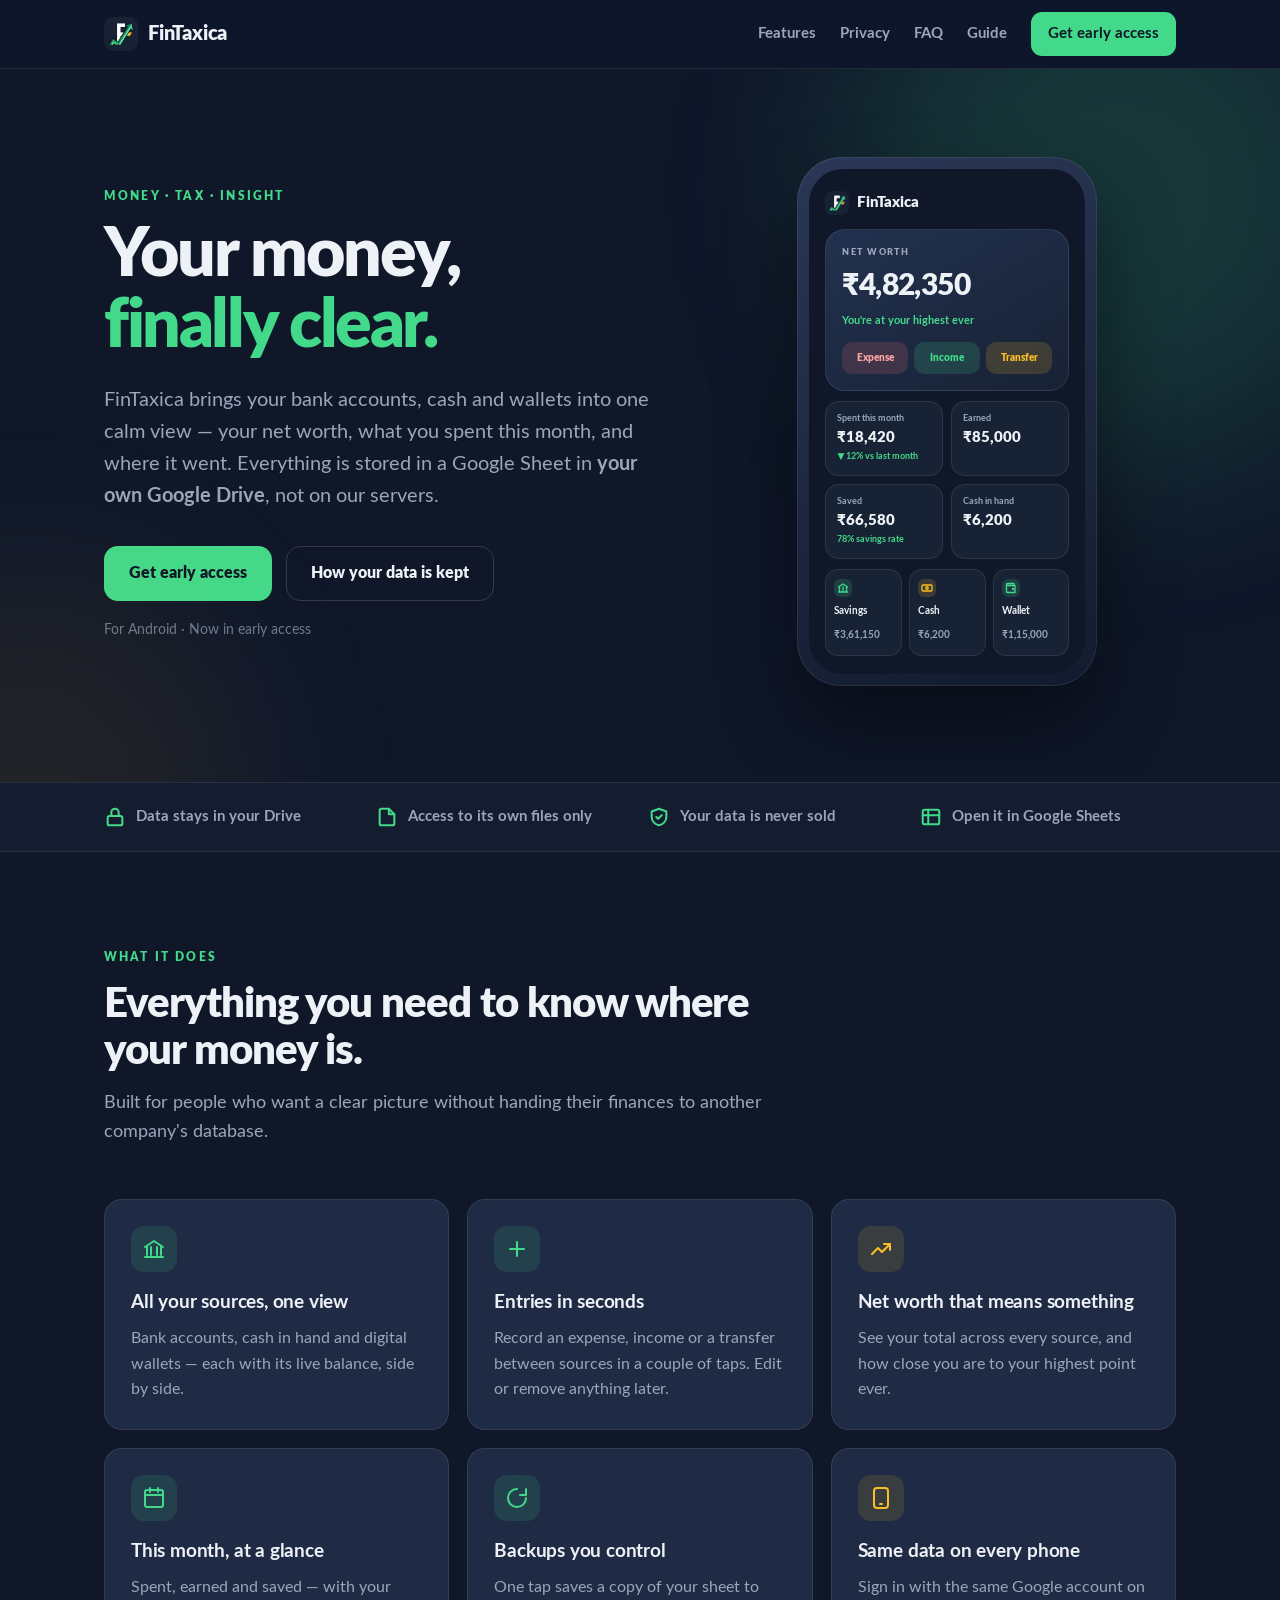
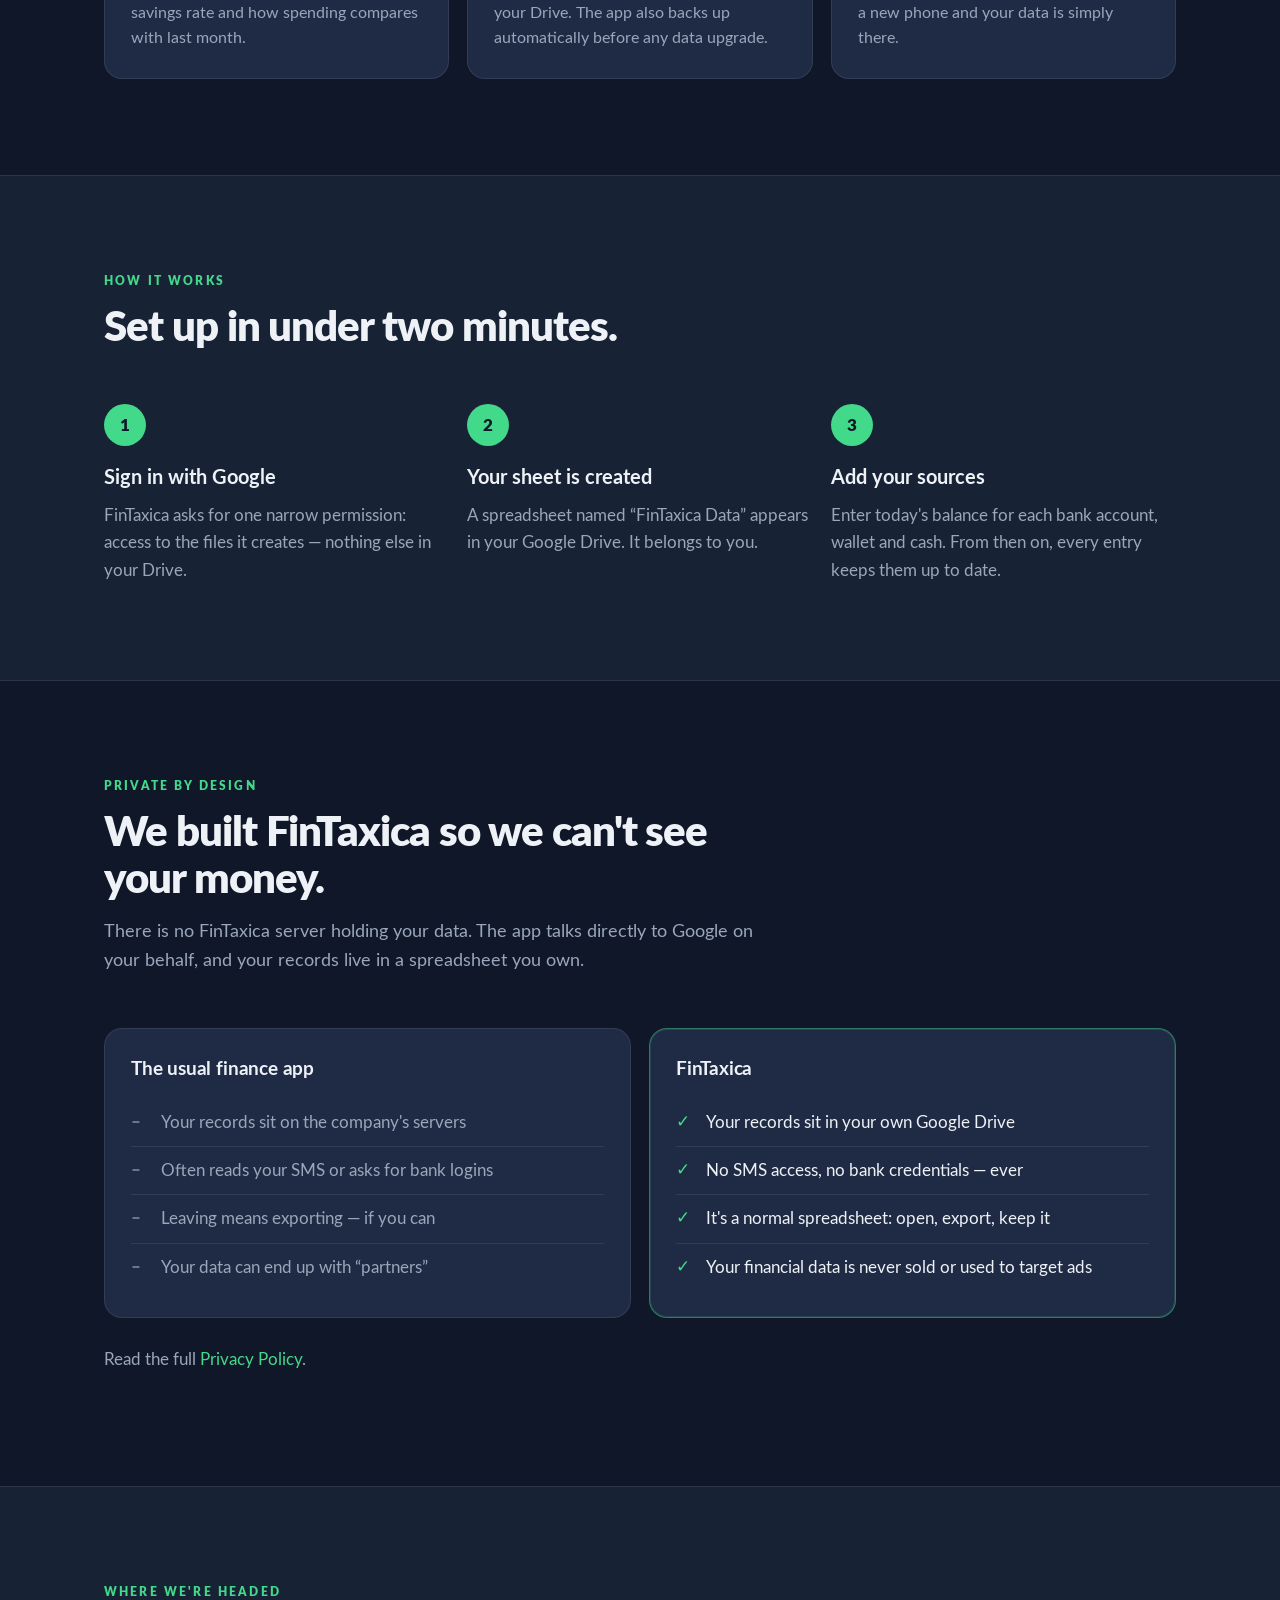
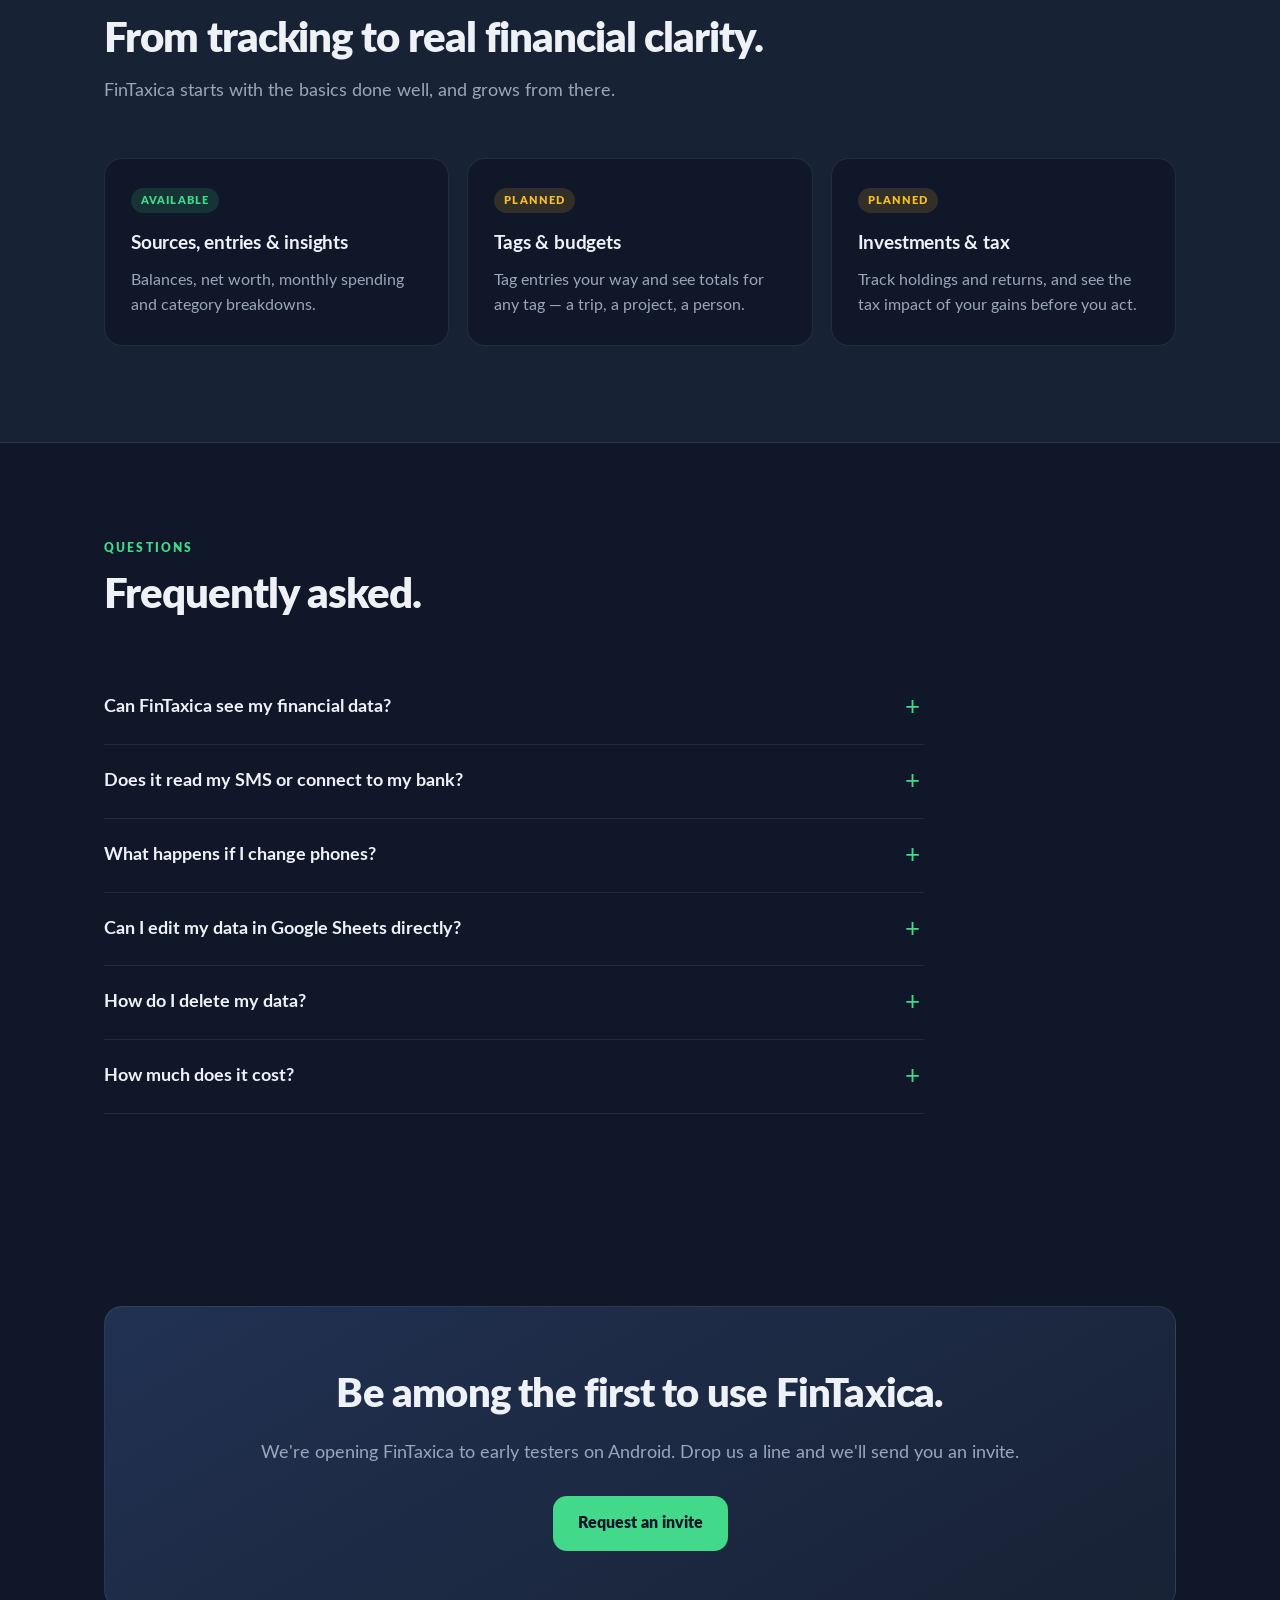
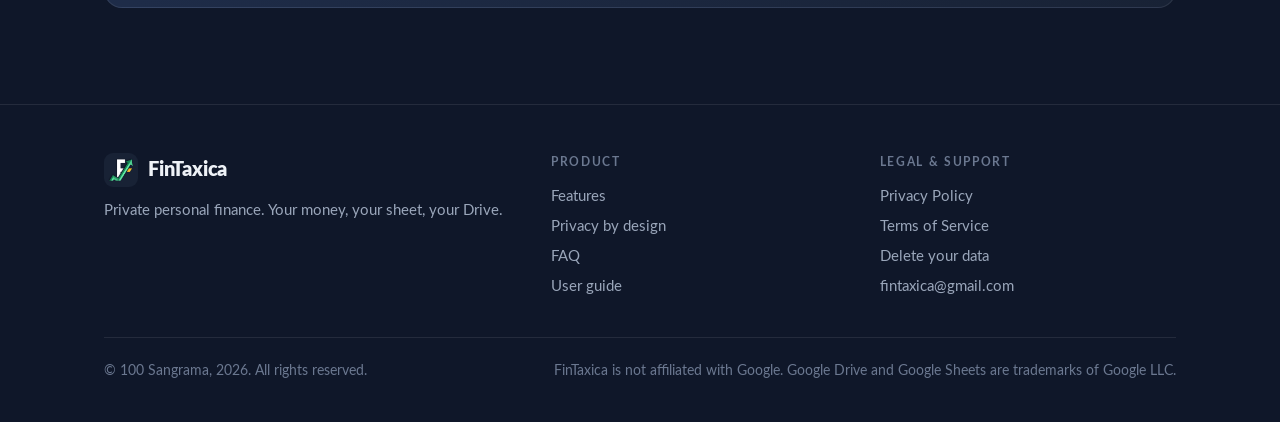
<file: index.html>
<!DOCTYPE html>
<html lang="en">
<head>
<meta charset="utf-8">
<meta name="viewport" content="width=device-width, initial-scale=1">
<title>FinTaxica — Your money, finally clear</title>
<meta name="description" content="FinTaxica is a private personal-finance app for Android. Track bank accounts, cash and wallets in a Google Sheet that lives in your own Google Drive. No servers, and your financial data is never sold.">
<meta name="theme-color" content="#0F1729">
<link rel="icon" type="image/png" href="assets/favicon.png">
<link rel="apple-touch-icon" href="assets/apple-touch-icon.png">
<meta property="og:title" content="FinTaxica — Your money, finally clear">
<meta property="og:description" content="Private personal finance. Your data lives in your own Google Drive — never on our servers.">
<meta property="og:image" content="https://fintaxica.github.io/assets/icon-512.png">
<meta property="og:type" content="website">
<link rel="stylesheet" href="assets/style.css">
</head>
<body>

<header class="site-header">
  <div class="wrap">
    <a class="brand" href="./"><img src="assets/icon-512.png" alt="">FinTaxica</a>
    <nav class="nav" aria-label="Main">
      <a href="#features">Features</a>
      <a href="#privacy">Privacy</a>
      <a href="#faq">FAQ</a>
      <a href="help.html">Guide</a>
      <a class="btn btn-primary btn-sm" href="#early-access">Get early access</a>
    </nav>
  </div>
</header>

<main>
  <section class="hero">
    <div class="wrap">
      <div>
        <p class="eyebrow">Money · Tax · Insight</p>
        <h1>Your money,<br><span class="accent">finally clear.</span></h1>
        <p class="lede">FinTaxica brings your bank accounts, cash and wallets into one calm view
          — your net worth, what you spent this month, and where it went. Everything is stored
          in a Google Sheet in <strong>your own Google Drive</strong>, not on our servers.</p>
        <div class="cta">
          <a class="btn btn-primary" href="#early-access">Get early access</a>
          <a class="btn btn-ghost" href="#privacy">How your data is kept</a>
        </div>
        <p class="note">For Android · Now in early access</p>
      </div>

      <div class="phone" role="img" aria-label="FinTaxica home screen with sample figures">
        <div class="screen">
          <div class="top"><img src="assets/icon-512.png" alt="">FinTaxica</div>
          <div class="hero-card">
            <div class="lbl">NET WORTH</div>
            <div class="big">₹4,82,350</div>
            <div class="sub">You're at your highest ever</div>
            <div class="acts"><span class="a-exp">Expense</span><span class="a-inc">Income</span><span class="a-trf">Transfer</span></div>
          </div>
          <div class="kpis">
            <div class="kpi"><div class="k">Spent this month</div><div class="v">₹18,420</div><div class="d">▼ 12% vs last month</div></div>
            <div class="kpi"><div class="k">Earned</div><div class="v">₹85,000</div></div>
            <div class="kpi"><div class="k">Saved</div><div class="v">₹66,580</div><div class="d">78% savings rate</div></div>
            <div class="kpi"><div class="k">Cash in hand</div><div class="v">₹6,200</div></div>
          </div>
          <div class="tiles">
            <div class="tile"><i style="background:rgba(67,217,138,.16)"><svg width="12" height="12" viewBox="0 0 24 24" fill="none" stroke="#43D98A" stroke-width="2.6" stroke-linecap="round" stroke-linejoin="round"><path d="M3 10l9-6 9 6M5 10v8M12 10v8M19 10v8M3 20h18"/></svg></i><b>Savings</b><small>₹3,61,150</small></div>
            <div class="tile"><i style="background:rgba(251,191,36,.16)"><svg width="12" height="12" viewBox="0 0 24 24" fill="none" stroke="#FBBF24" stroke-width="2.6" stroke-linecap="round" stroke-linejoin="round"><rect x="2" y="6" width="20" height="12" rx="2"/><circle cx="12" cy="12" r="2.5"/></svg></i><b>Cash</b><small>₹6,200</small></div>
            <div class="tile"><i style="background:rgba(67,217,138,.16)"><svg width="12" height="12" viewBox="0 0 24 24" fill="none" stroke="#43D98A" stroke-width="2.6" stroke-linecap="round" stroke-linejoin="round"><path d="M20 7H5a2 2 0 0 1 0-4h13v4M3 5v14a2 2 0 0 0 2 2h15V7"/><circle cx="16" cy="14" r="1"/></svg></i><b>Wallet</b><small>₹1,15,000</small></div>
          </div>
        </div>
      </div>
    </div>
  </section>

  <div class="trust">
    <div class="wrap">
      <ul>
        <li><svg width="22" height="22" viewBox="0 0 24 24" fill="none" stroke="currentColor" stroke-width="2.2" stroke-linecap="round" stroke-linejoin="round"><rect x="4" y="11" width="16" height="10" rx="2"/><path d="M8 11V7a4 4 0 0 1 8 0v4"/></svg>Data stays in your Drive</li>
        <li><svg width="22" height="22" viewBox="0 0 24 24" fill="none" stroke="currentColor" stroke-width="2.2" stroke-linecap="round" stroke-linejoin="round"><path d="M14 3H6a2 2 0 0 0-2 2v14a2 2 0 0 0 2 2h12a2 2 0 0 0 2-2V9z"/><path d="M14 3v6h6"/></svg>Access to its own files only</li>
        <li><svg width="22" height="22" viewBox="0 0 24 24" fill="none" stroke="currentColor" stroke-width="2.2" stroke-linecap="round" stroke-linejoin="round"><path d="M12 3l8 3v6c0 4.5-3.4 8.3-8 9-4.6-.7-8-4.5-8-9V6z"/><path d="M9 12l2 2 4-4"/></svg>Your data is never sold</li>
        <li><svg width="22" height="22" viewBox="0 0 24 24" fill="none" stroke="currentColor" stroke-width="2.2" stroke-linecap="round" stroke-linejoin="round"><rect x="3" y="4" width="18" height="16" rx="2"/><path d="M3 10h18M9 4v16"/></svg>Open it in Google Sheets</li>
      </ul>
    </div>
  </div>

  <section id="features">
    <div class="wrap">
      <div class="section-head">
        <p class="eyebrow">What it does</p>
        <h2>Everything you need to know where your money is.</h2>
        <p>Built for people who want a clear picture without handing their finances to another company's database.</p>
      </div>
      <div class="grid">
        <div class="card">
          <div class="ico"><svg width="24" height="24" viewBox="0 0 24 24" fill="none" stroke="currentColor" stroke-width="2" stroke-linecap="round" stroke-linejoin="round"><path d="M3 10l9-6 9 6"/><path d="M5 10v8M9 10v8M15 10v8M19 10v8M3 20h18"/></svg></div>
          <h3>All your sources, one view</h3>
          <p>Bank accounts, cash in hand and digital wallets — each with its live balance, side by side.</p>
        </div>
        <div class="card">
          <div class="ico"><svg width="24" height="24" viewBox="0 0 24 24" fill="none" stroke="currentColor" stroke-width="2" stroke-linecap="round" stroke-linejoin="round"><path d="M12 5v14M5 12h14"/></svg></div>
          <h3>Entries in seconds</h3>
          <p>Record an expense, income or a transfer between sources in a couple of taps. Edit or remove anything later.</p>
        </div>
        <div class="card">
          <div class="ico gold"><svg width="24" height="24" viewBox="0 0 24 24" fill="none" stroke="currentColor" stroke-width="2" stroke-linecap="round" stroke-linejoin="round"><path d="M3 17l6-6 4 4 8-8"/><path d="M15 7h6v6"/></svg></div>
          <h3>Net worth that means something</h3>
          <p>See your total across every source, and how close you are to your highest point ever.</p>
        </div>
        <div class="card">
          <div class="ico"><svg width="24" height="24" viewBox="0 0 24 24" fill="none" stroke="currentColor" stroke-width="2" stroke-linecap="round" stroke-linejoin="round"><rect x="3" y="4" width="18" height="17" rx="2"/><path d="M3 9h18M8 2v4M16 2v4"/></svg></div>
          <h3>This month, at a glance</h3>
          <p>Spent, earned and saved — with your savings rate and how spending compares with last month.</p>
        </div>
        <div class="card">
          <div class="ico"><svg width="24" height="24" viewBox="0 0 24 24" fill="none" stroke="currentColor" stroke-width="2" stroke-linecap="round" stroke-linejoin="round"><path d="M21 12a9 9 0 1 1-9-9"/><path d="M21 3v6h-6"/></svg></div>
          <h3>Backups you control</h3>
          <p>One tap saves a copy of your sheet to your Drive. The app also backs up automatically before any data upgrade.</p>
        </div>
        <div class="card">
          <div class="ico gold"><svg width="24" height="24" viewBox="0 0 24 24" fill="none" stroke="currentColor" stroke-width="2" stroke-linecap="round" stroke-linejoin="round"><rect x="5" y="2" width="14" height="20" rx="3"/><path d="M11 18h2"/></svg></div>
          <h3>Same data on every phone</h3>
          <p>Sign in with the same Google account on a new phone and your data is simply there.</p>
        </div>
      </div>
    </div>
  </section>

  <section class="section-alt">
    <div class="wrap">
      <div class="section-head">
        <p class="eyebrow">How it works</p>
        <h2>Set up in under two minutes.</h2>
      </div>
      <div class="steps">
        <div class="step"><h3>Sign in with Google</h3><p>FinTaxica asks for one narrow permission: access to the files it creates — nothing else in your Drive.</p></div>
        <div class="step"><h3>Your sheet is created</h3><p>A spreadsheet named “FinTaxica Data” appears in your Google Drive. It belongs to you.</p></div>
        <div class="step"><h3>Add your sources</h3><p>Enter today's balance for each bank account, wallet and cash. From then on, every entry keeps them up to date.</p></div>
      </div>
    </div>
  </section>

  <section id="privacy">
    <div class="wrap">
      <div class="section-head">
        <p class="eyebrow">Private by design</p>
        <h2>We built FinTaxica so we can't see your money.</h2>
        <p>There is no FinTaxica server holding your data. The app talks directly to Google on your behalf, and your records live in a spreadsheet you own.</p>
      </div>
      <div class="compare">
        <div class="card them">
          <h3>The usual finance app</h3>
          <ul>
            <li>Your records sit on the company's servers</li>
            <li>Often reads your SMS or asks for bank logins</li>
            <li>Leaving means exporting — if you can</li>
            <li>Your data can end up with “partners”</li>
          </ul>
        </div>
        <div class="card us">
          <h3>FinTaxica</h3>
          <ul>
            <li>Your records sit in your own Google Drive</li>
            <li>No SMS access, no bank credentials — ever</li>
            <li>It's a normal spreadsheet: open, export, keep it</li>
            <li>Your financial data is never sold or used to target ads</li>
          </ul>
        </div>
      </div>
      <p style="margin-top:28px" class="muted">Read the full <a href="privacy.html">Privacy Policy</a>.</p>
    </div>
  </section>

  <section class="section-alt roadmap">
    <div class="wrap">
      <div class="section-head">
        <p class="eyebrow">Where we're headed</p>
        <h2>From tracking to real financial clarity.</h2>
        <p>FinTaxica starts with the basics done well, and grows from there.</p>
      </div>
      <div class="grid">
        <div class="card"><span class="pill live">Available</span><h3>Sources, entries &amp; insights</h3><p>Balances, net worth, monthly spending and category breakdowns.</p></div>
        <div class="card"><span class="pill">Planned</span><h3>Tags &amp; budgets</h3><p>Tag entries your way and see totals for any tag — a trip, a project, a person.</p></div>
        <div class="card"><span class="pill">Planned</span><h3>Investments &amp; tax</h3><p>Track holdings and returns, and see the tax impact of your gains before you act.</p></div>
      </div>
    </div>
  </section>

  <section id="faq">
    <div class="wrap">
      <div class="section-head"><p class="eyebrow">Questions</p><h2>Frequently asked.</h2></div>
      <div class="faq">
        <details><summary>Can FinTaxica see my financial data?</summary>
          <p>No. Your data is written to a spreadsheet in your own Google Drive and is never sent to a FinTaxica server — we don't operate one. The app can access only the files it created itself.</p></details>
        <details><summary>Does it read my SMS or connect to my bank?</summary>
          <p>No. FinTaxica never asks for SMS access or bank credentials. You record entries yourself, which keeps you in full control.</p></details>
        <details><summary>What happens if I change phones?</summary>
          <p>Install FinTaxica on the new phone and sign in with the same Google account. The app finds your existing sheet and everything is there.</p></details>
        <details><summary>Can I edit my data in Google Sheets directly?</summary>
          <p>Yes — it's a regular spreadsheet you can open, view and export at any time. If you edit it by hand, keep the column layout as it is so the app can keep reading it.</p></details>
        <details><summary>How do I delete my data?</summary>
          <p>In the app, go to <strong>More → Delete my data</strong>. Full steps, including how to do it without the app, are on the <a href="delete-data.html">data deletion page</a>.</p></details>
        <details><summary>How much does it cost?</summary>
          <p>FinTaxica is completely free right now, with every feature included. As it grows, we may introduce light, non-intrusive ads and a low-cost ad-free plan. Whatever we add, your financial data stays in your Drive and is never sold or used to target ads.</p></details>
      </div>
    </div>
  </section>

  <section class="cta-band" id="early-access">
    <div class="wrap">
      <div class="card">
        <h2>Be among the first to use FinTaxica.</h2>
        <p>We're opening FinTaxica to early testers on Android. Drop us a line and we'll send you an invite.</p>
        <a class="btn btn-primary" href="mailto:fintaxica@gmail.com?subject=FinTaxica%20early%20access">Request an invite</a>
      </div>
    </div>
  </section>
</main>

<footer class="site-footer">
  <div class="wrap">
    <div>
      <a class="brand" href="./"><img src="assets/icon-512.png" alt="">FinTaxica</a>
      <p class="muted" style="margin:12px 0 0;max-width:30em">Private personal finance. Your money, your sheet, your Drive.</p>
    </div>
    <div>
      <h4>Product</h4>
      <ul><li><a href="#features">Features</a></li><li><a href="#privacy">Privacy by design</a></li><li><a href="#faq">FAQ</a></li><li><a href="help.html">User guide</a></li></ul>
    </div>
    <div>
      <h4>Legal &amp; support</h4>
      <ul><li><a href="privacy.html">Privacy Policy</a></li><li><a href="terms.html">Terms of Service</a></li><li><a href="delete-data.html">Delete your data</a></li><li><a href="mailto:fintaxica@gmail.com">fintaxica@gmail.com</a></li></ul>
    </div>
    <div class="legal"><span>© 100&nbsp;Sangrama, 2026. All rights reserved.</span><span>FinTaxica is not affiliated with Google. Google Drive and Google Sheets are trademarks of Google LLC.</span></div>
  </div>
</footer>
</body>
</html>
</file>
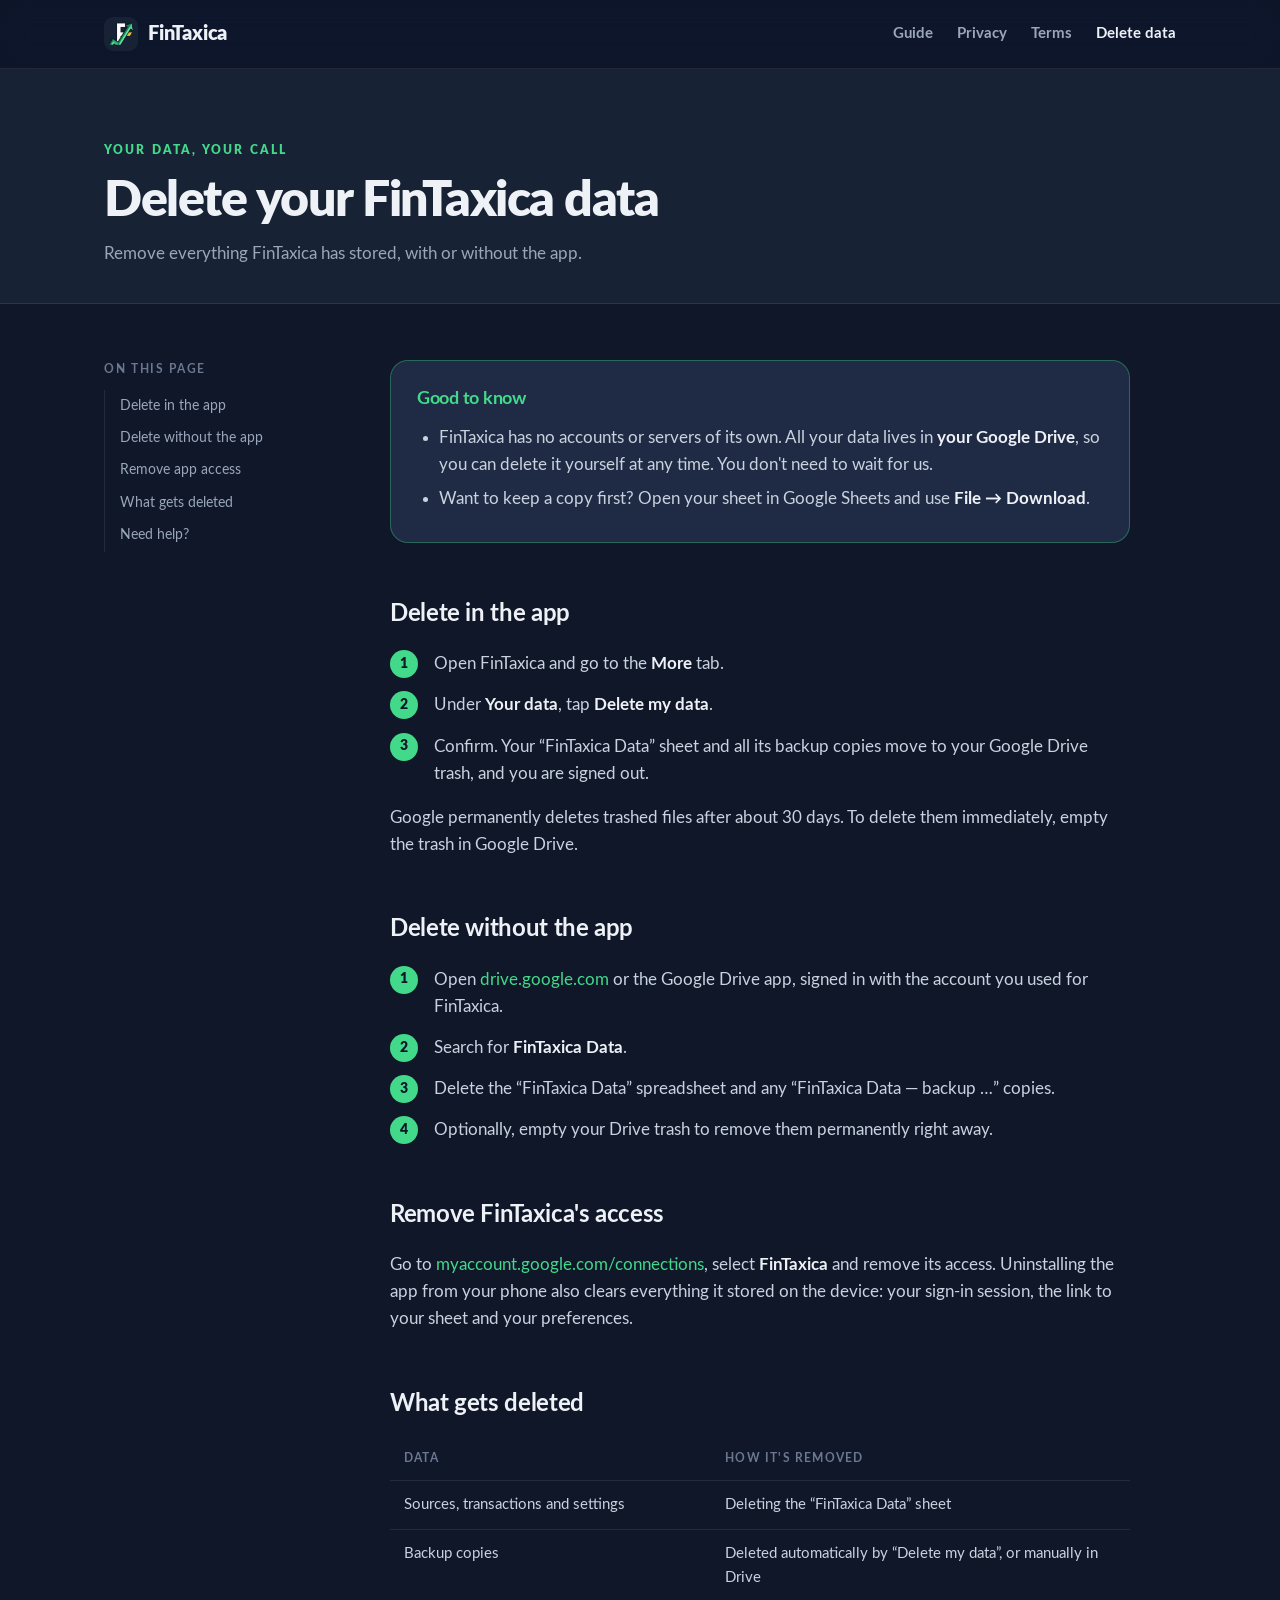
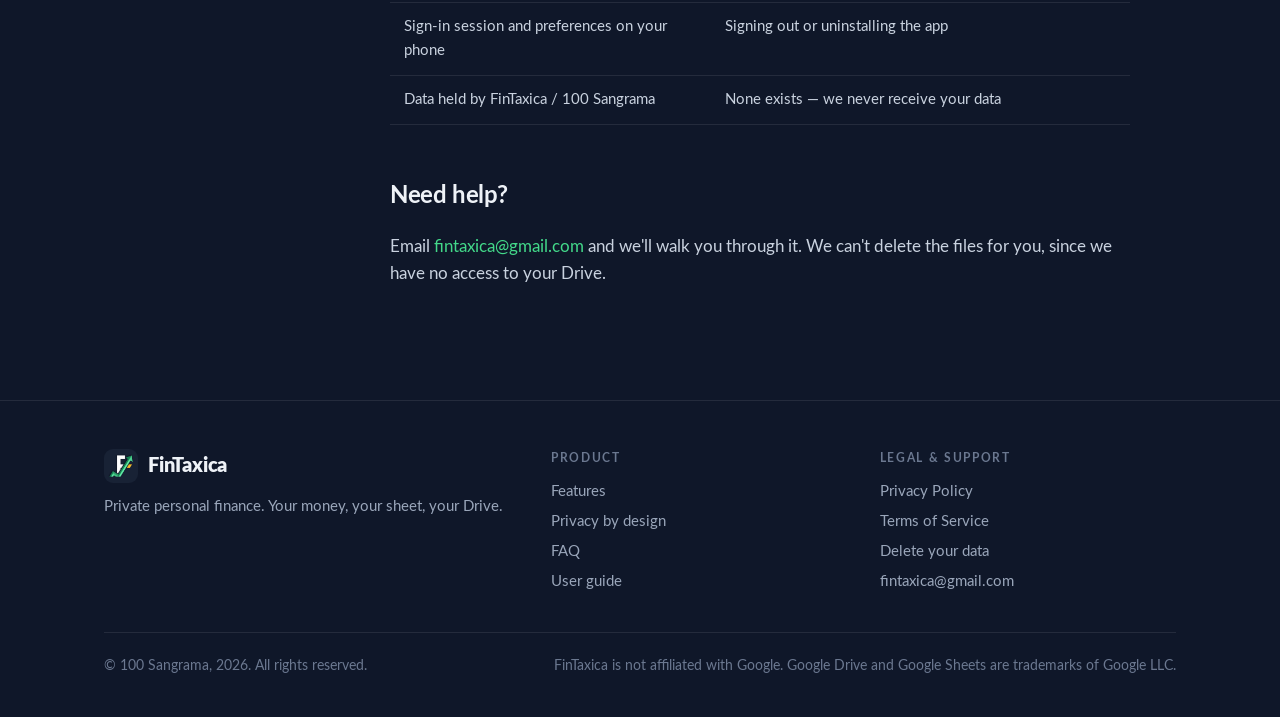
<file: delete-data.html>
<!DOCTYPE html>
<html lang="en">
<head>
<meta charset="utf-8">
<meta name="viewport" content="width=device-width, initial-scale=1">
<title>Delete your data — FinTaxica</title>
<meta name="description" content="How to delete all FinTaxica data from your Google Drive, with or without the app.">
<meta name="theme-color" content="#0F1729">
<link rel="icon" type="image/png" href="assets/favicon.png">
<link rel="apple-touch-icon" href="assets/apple-touch-icon.png">
<link rel="stylesheet" href="assets/style.css">
</head>
<body>

<header class="site-header">
  <div class="wrap">
    <a class="brand" href="./"><img src="assets/icon-512.png" alt="">FinTaxica</a>
    <nav class="nav" aria-label="Main">
      <a href="help.html">Guide</a>
      <a href="privacy.html">Privacy</a>
      <a href="terms.html">Terms</a>
      <a href="delete-data.html" aria-current="page">Delete data</a>
    </nav>
  </div>
</header>

<div class="doc-hero">
  <div class="wrap">
    <p class="eyebrow">Your data, your call</p>
    <h1>Delete your FinTaxica data</h1>
    <p>Remove everything FinTaxica has stored, with or without the app.</p>
  </div>
</div>

<div class="wrap doc">
  <aside class="toc" aria-label="On this page">
    <h4>On this page</h4>
    <ol>
      <li><a href="#in-app">Delete in the app</a></li>
      <li><a href="#without-app">Delete without the app</a></li>
      <li><a href="#revoke">Remove app access</a></li>
      <li><a href="#what">What gets deleted</a></li>
      <li><a href="#help">Need help?</a></li>
    </ol>
  </aside>

  <article class="prose">
    <div class="summary">
      <h2>Good to know</h2>
      <ul>
        <li>FinTaxica has no accounts or servers of its own. All your data lives in <strong>your Google Drive</strong>, so you can delete it yourself at any time. You don't need to wait for us.</li>
        <li>Want to keep a copy first? Open your sheet in Google Sheets and use <strong>File → Download</strong>.</li>
      </ul>
    </div>

    <h2 id="in-app">Delete in the app</h2>
    <ol class="steps-list">
      <li>Open FinTaxica and go to the <strong>More</strong> tab.</li>
      <li>Under <strong>Your data</strong>, tap <strong>Delete my data</strong>.</li>
      <li>Confirm. Your “FinTaxica Data” sheet and all its backup copies move to your Google Drive trash, and you are signed out.</li>
    </ol>
    <p>Google permanently deletes trashed files after about 30 days. To delete them immediately, empty the trash in Google Drive.</p>

    <h2 id="without-app">Delete without the app</h2>
    <ol class="steps-list">
      <li>Open <a href="https://drive.google.com">drive.google.com</a> or the Google Drive app, signed in with the account you used for FinTaxica.</li>
      <li>Search for <strong>FinTaxica Data</strong>.</li>
      <li>Delete the “FinTaxica Data” spreadsheet and any “FinTaxica Data — backup …” copies.</li>
      <li>Optionally, empty your Drive trash to remove them permanently right away.</li>
    </ol>

    <h2 id="revoke">Remove FinTaxica's access</h2>
    <p>Go to <a href="https://myaccount.google.com/connections">myaccount.google.com/connections</a>, select <strong>FinTaxica</strong> and remove its access. Uninstalling the app from your phone also clears everything it stored on the device: your sign-in session, the link to your sheet and your preferences.</p>

    <h2 id="what">What gets deleted</h2>
    <table class="table">
      <thead><tr><th>Data</th><th>How it's removed</th></tr></thead>
      <tbody>
        <tr><td>Sources, transactions and settings</td><td>Deleting the “FinTaxica Data” sheet</td></tr>
        <tr><td>Backup copies</td><td>Deleted automatically by “Delete my data”, or manually in Drive</td></tr>
        <tr><td>Sign-in session and preferences on your phone</td><td>Signing out or uninstalling the app</td></tr>
        <tr><td>Data held by FinTaxica / 100&nbsp;Sangrama</td><td>None exists — we never receive your data</td></tr>
      </tbody>
    </table>

    <h2 id="help">Need help?</h2>
    <p>Email <a href="mailto:fintaxica@gmail.com?subject=Data%20deletion">fintaxica@gmail.com</a> and we'll walk you through it. We can't delete the files for you, since we have no access to your Drive.</p>
  </article>
</div>

<footer class="site-footer">
  <div class="wrap">
    <div>
      <a class="brand" href="./"><img src="assets/icon-512.png" alt="">FinTaxica</a>
      <p class="muted" style="margin:12px 0 0;max-width:30em">Private personal finance. Your money, your sheet, your Drive.</p>
    </div>
    <div>
      <h4>Product</h4>
      <ul><li><a href="./#features">Features</a></li><li><a href="./#privacy">Privacy by design</a></li><li><a href="./#faq">FAQ</a></li><li><a href="help.html">User guide</a></li></ul>
    </div>
    <div>
      <h4>Legal &amp; support</h4>
      <ul><li><a href="privacy.html">Privacy Policy</a></li><li><a href="terms.html">Terms of Service</a></li><li><a href="delete-data.html">Delete your data</a></li><li><a href="mailto:fintaxica@gmail.com">fintaxica@gmail.com</a></li></ul>
    </div>
    <div class="legal"><span>© 100&nbsp;Sangrama, 2026. All rights reserved.</span><span>FinTaxica is not affiliated with Google. Google Drive and Google Sheets are trademarks of Google LLC.</span></div>
  </div>
</footer>
</body>
</html>
</file>
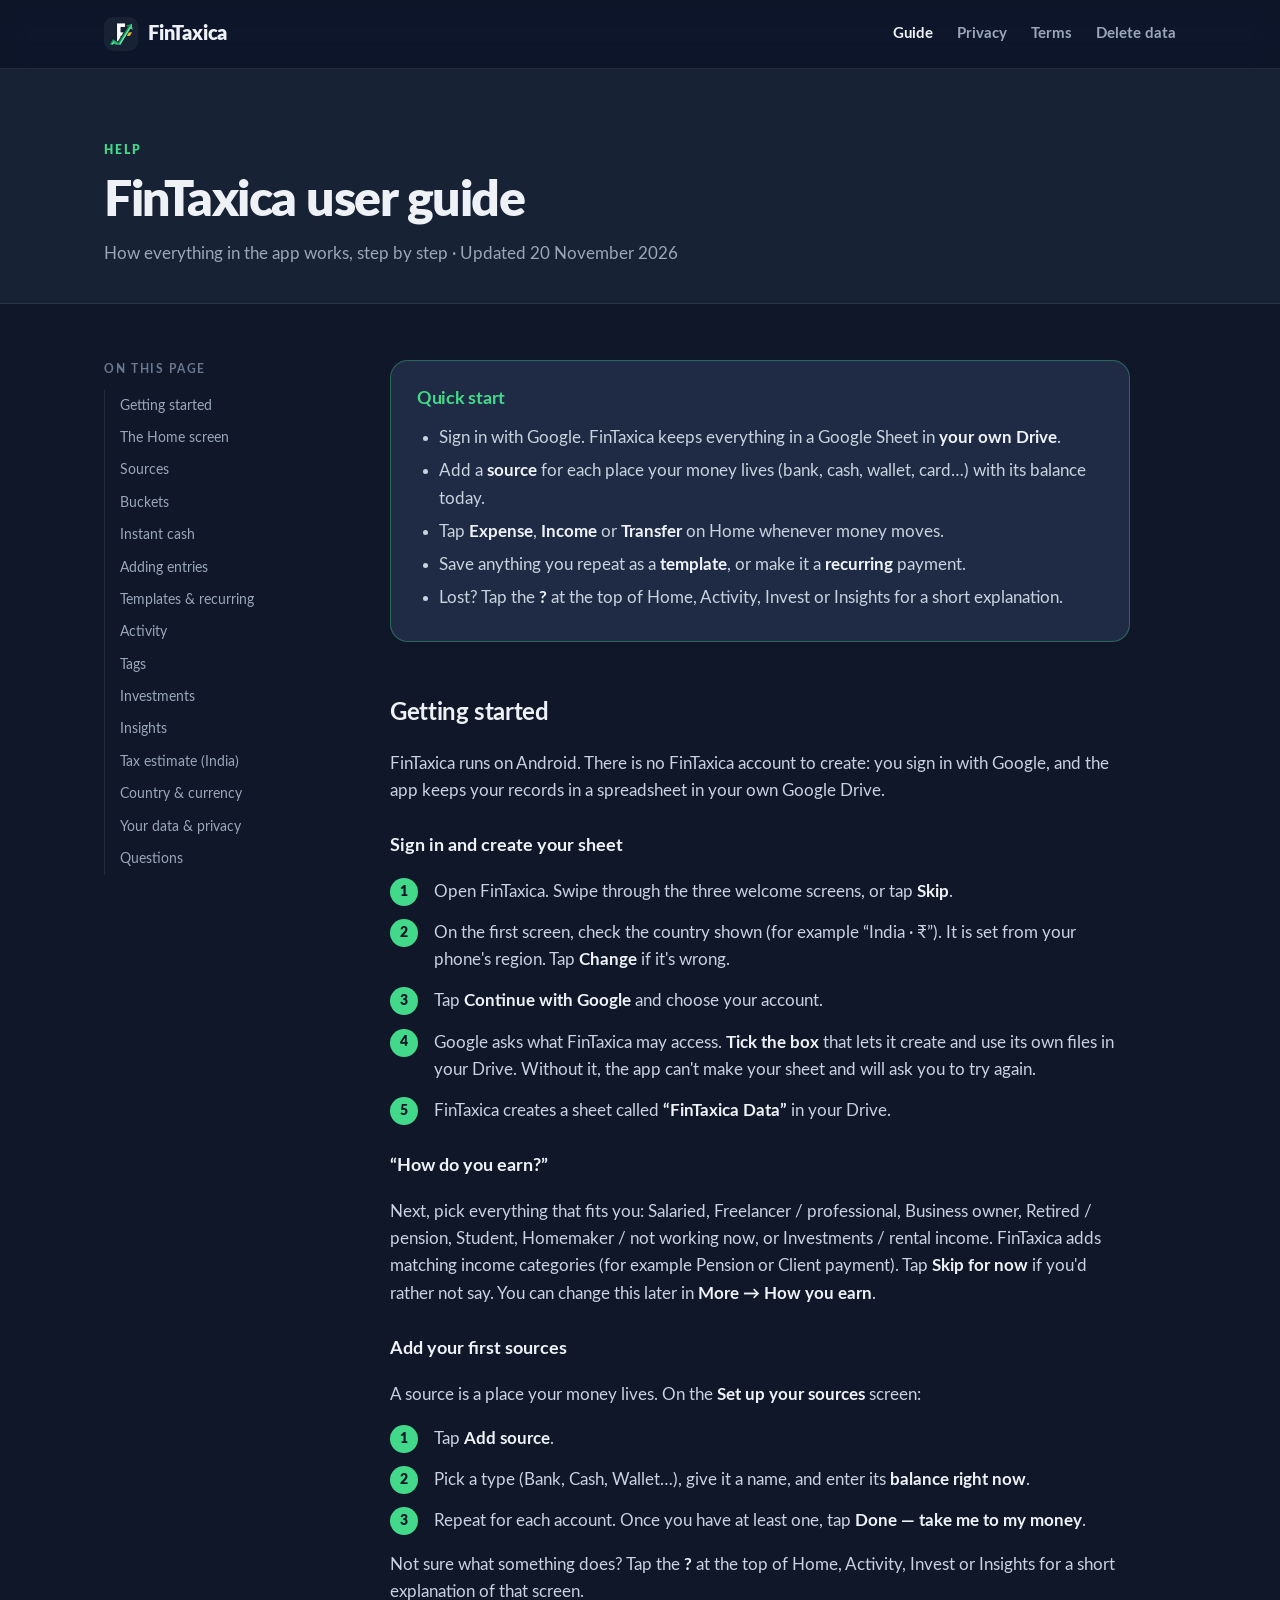
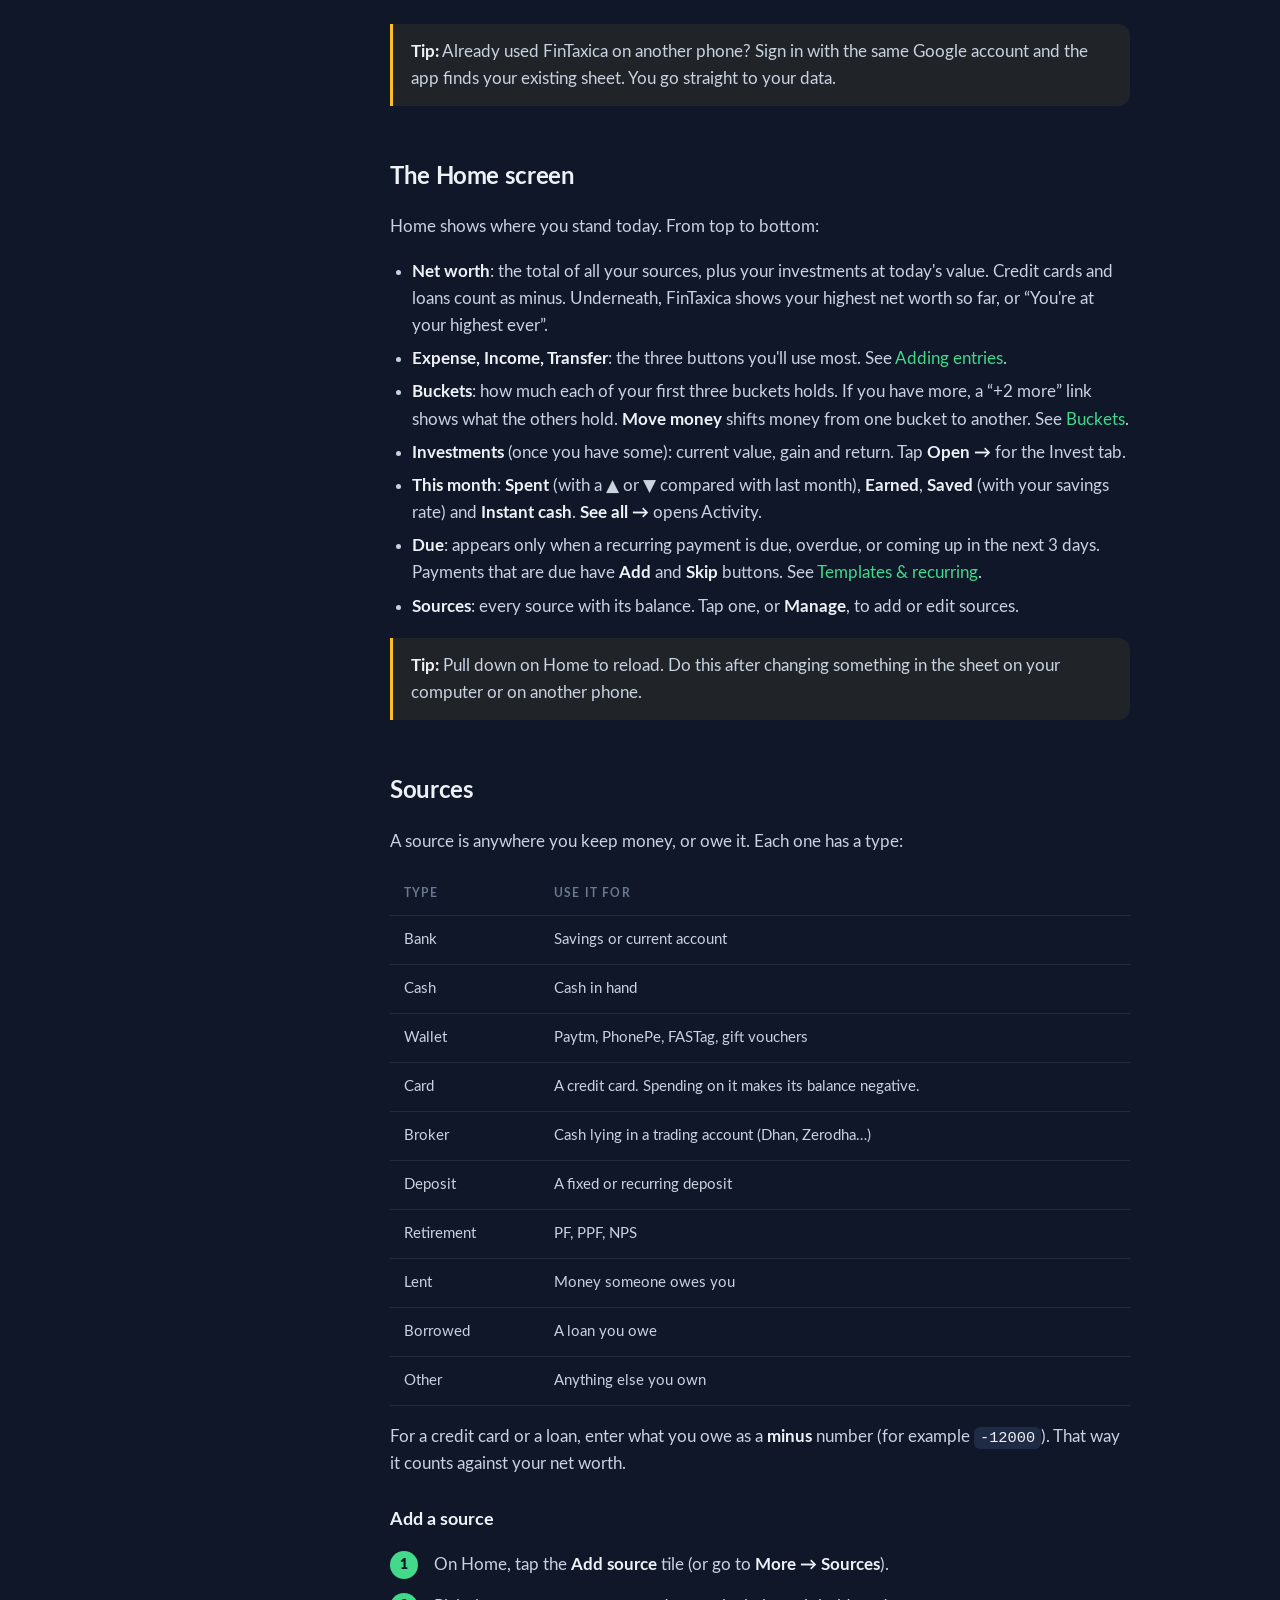
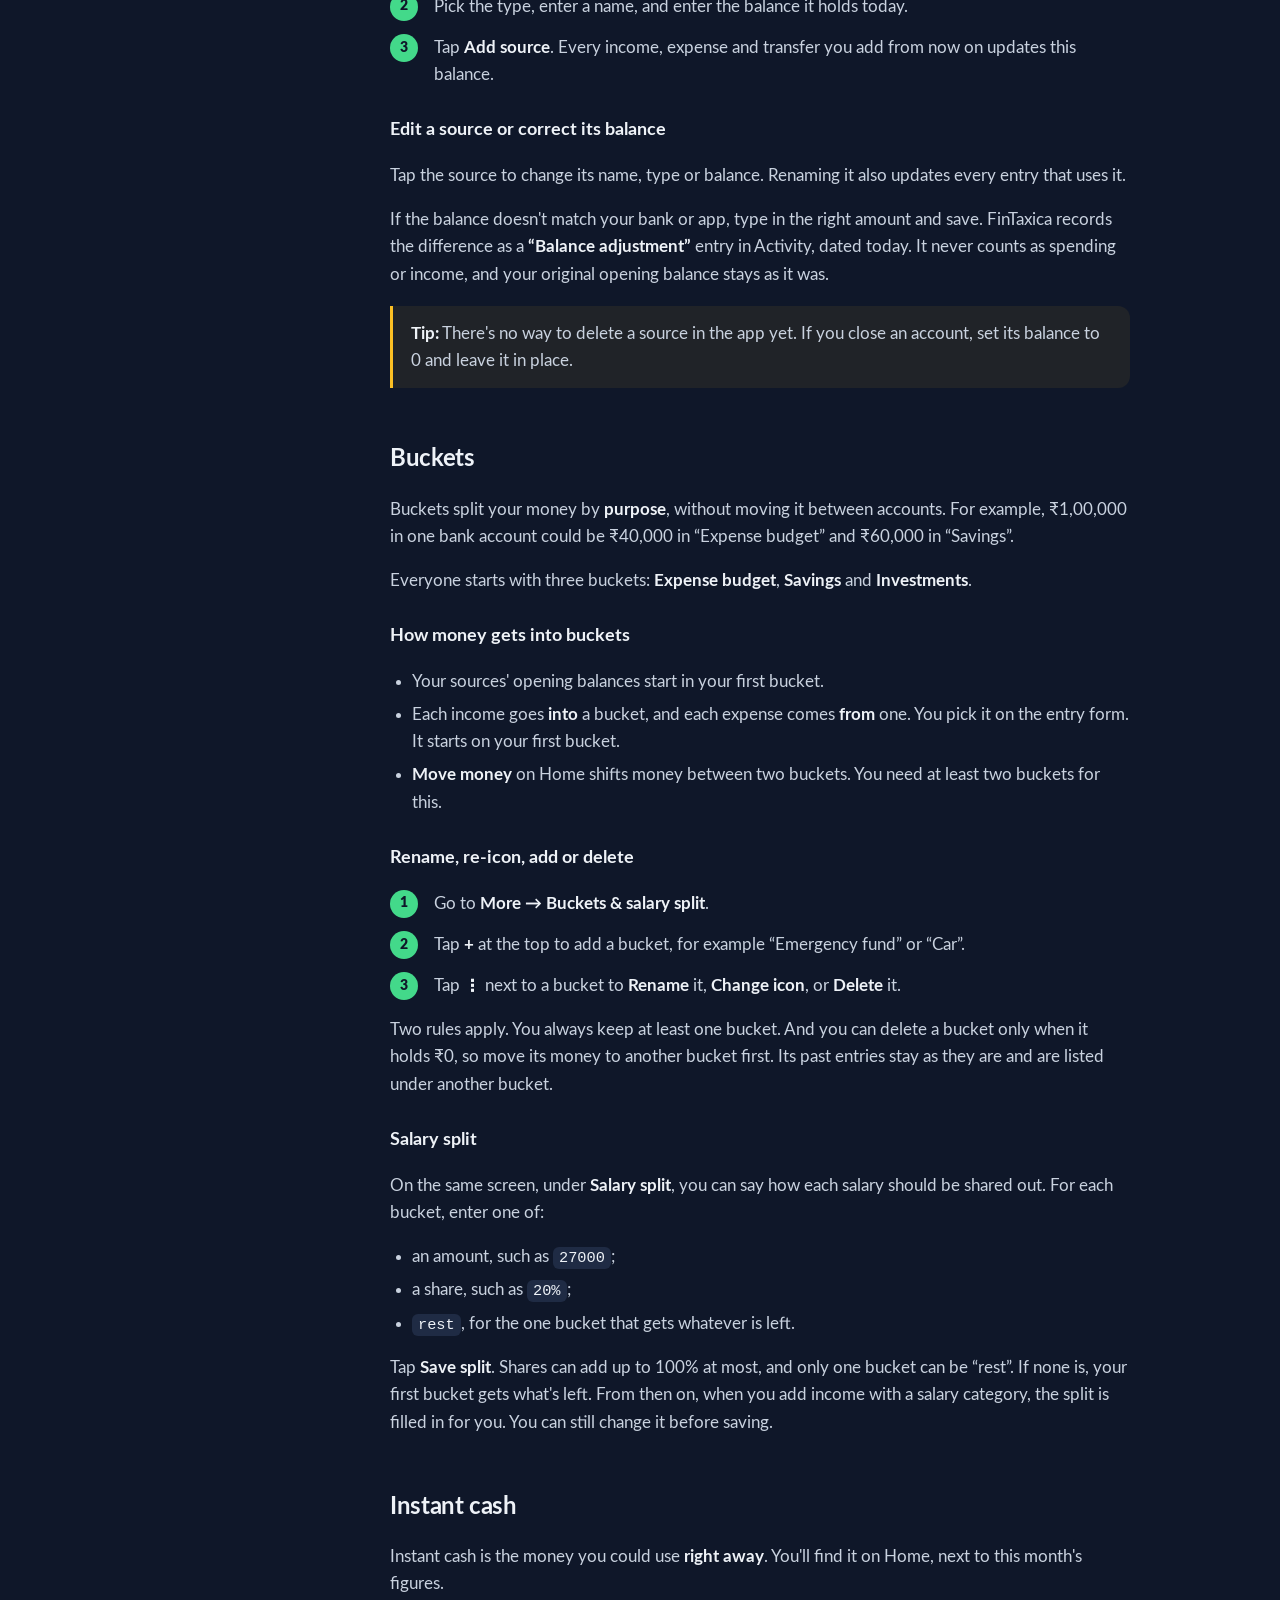
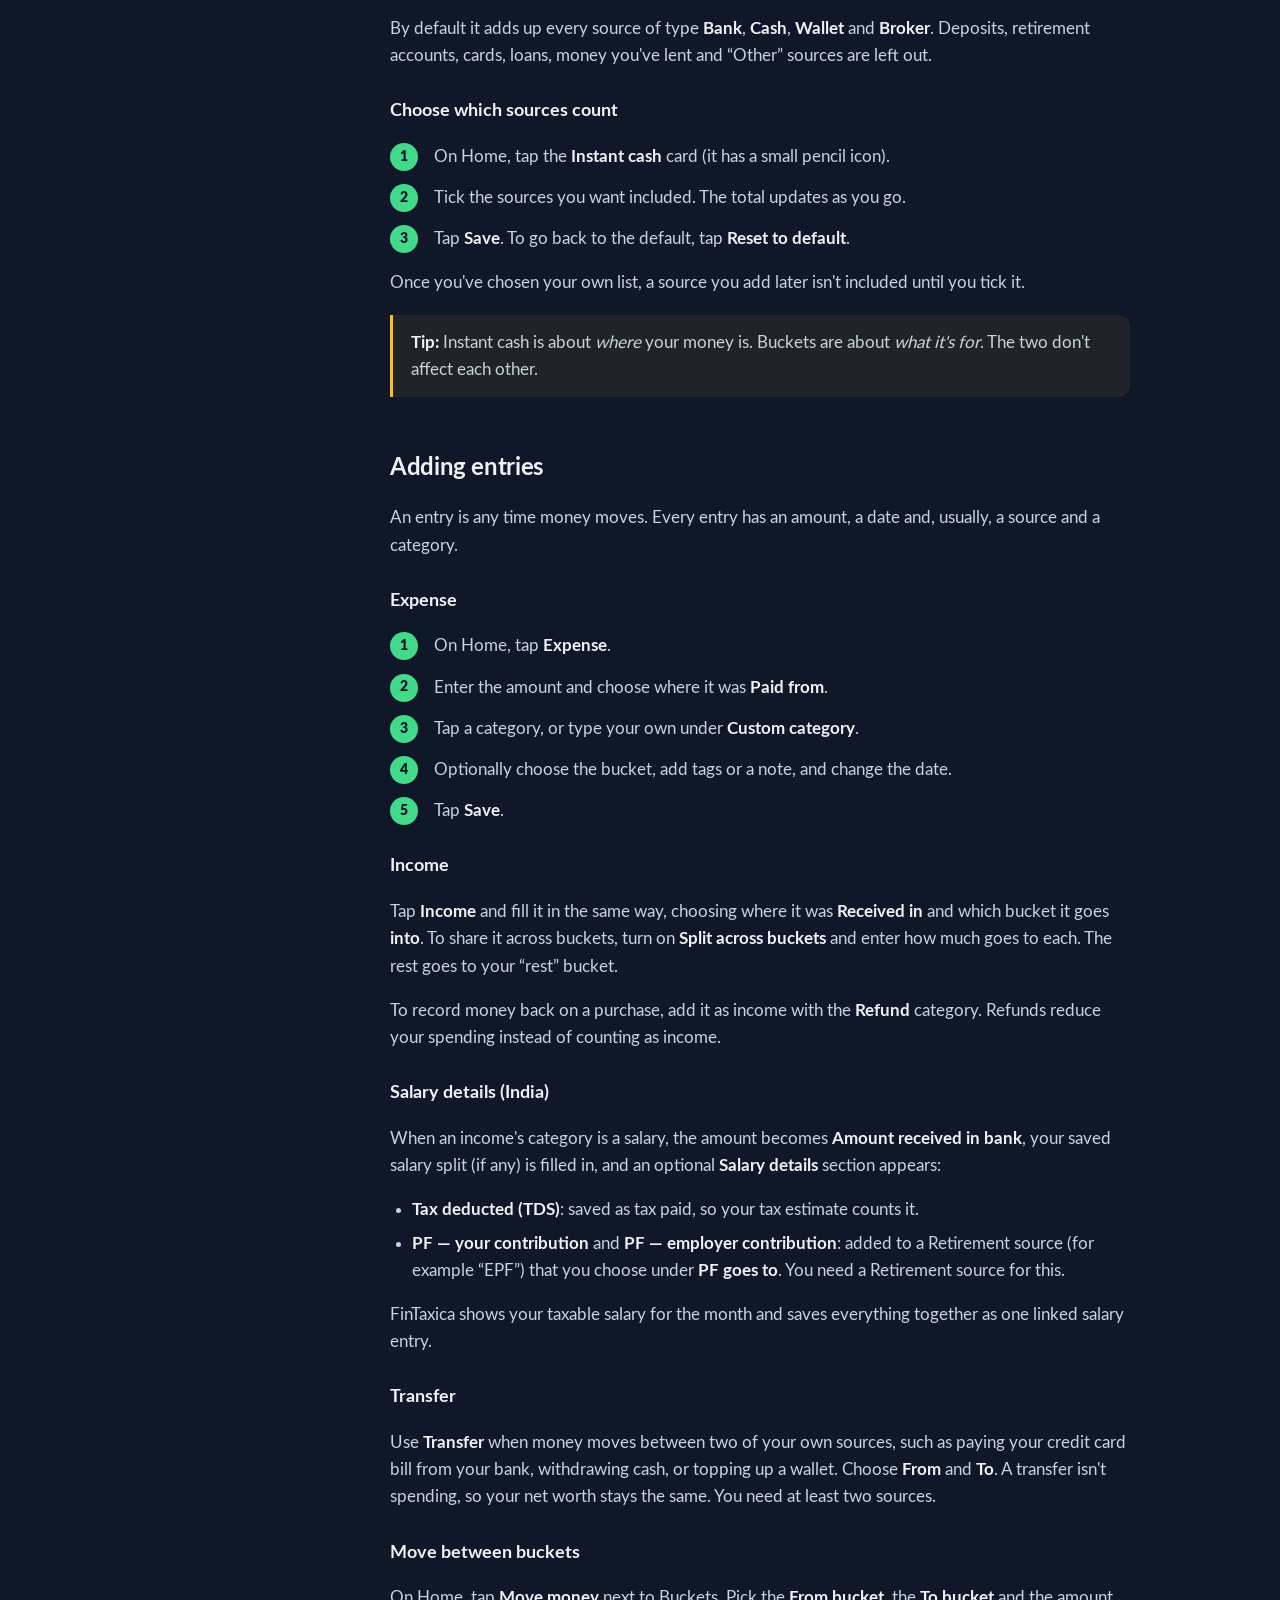
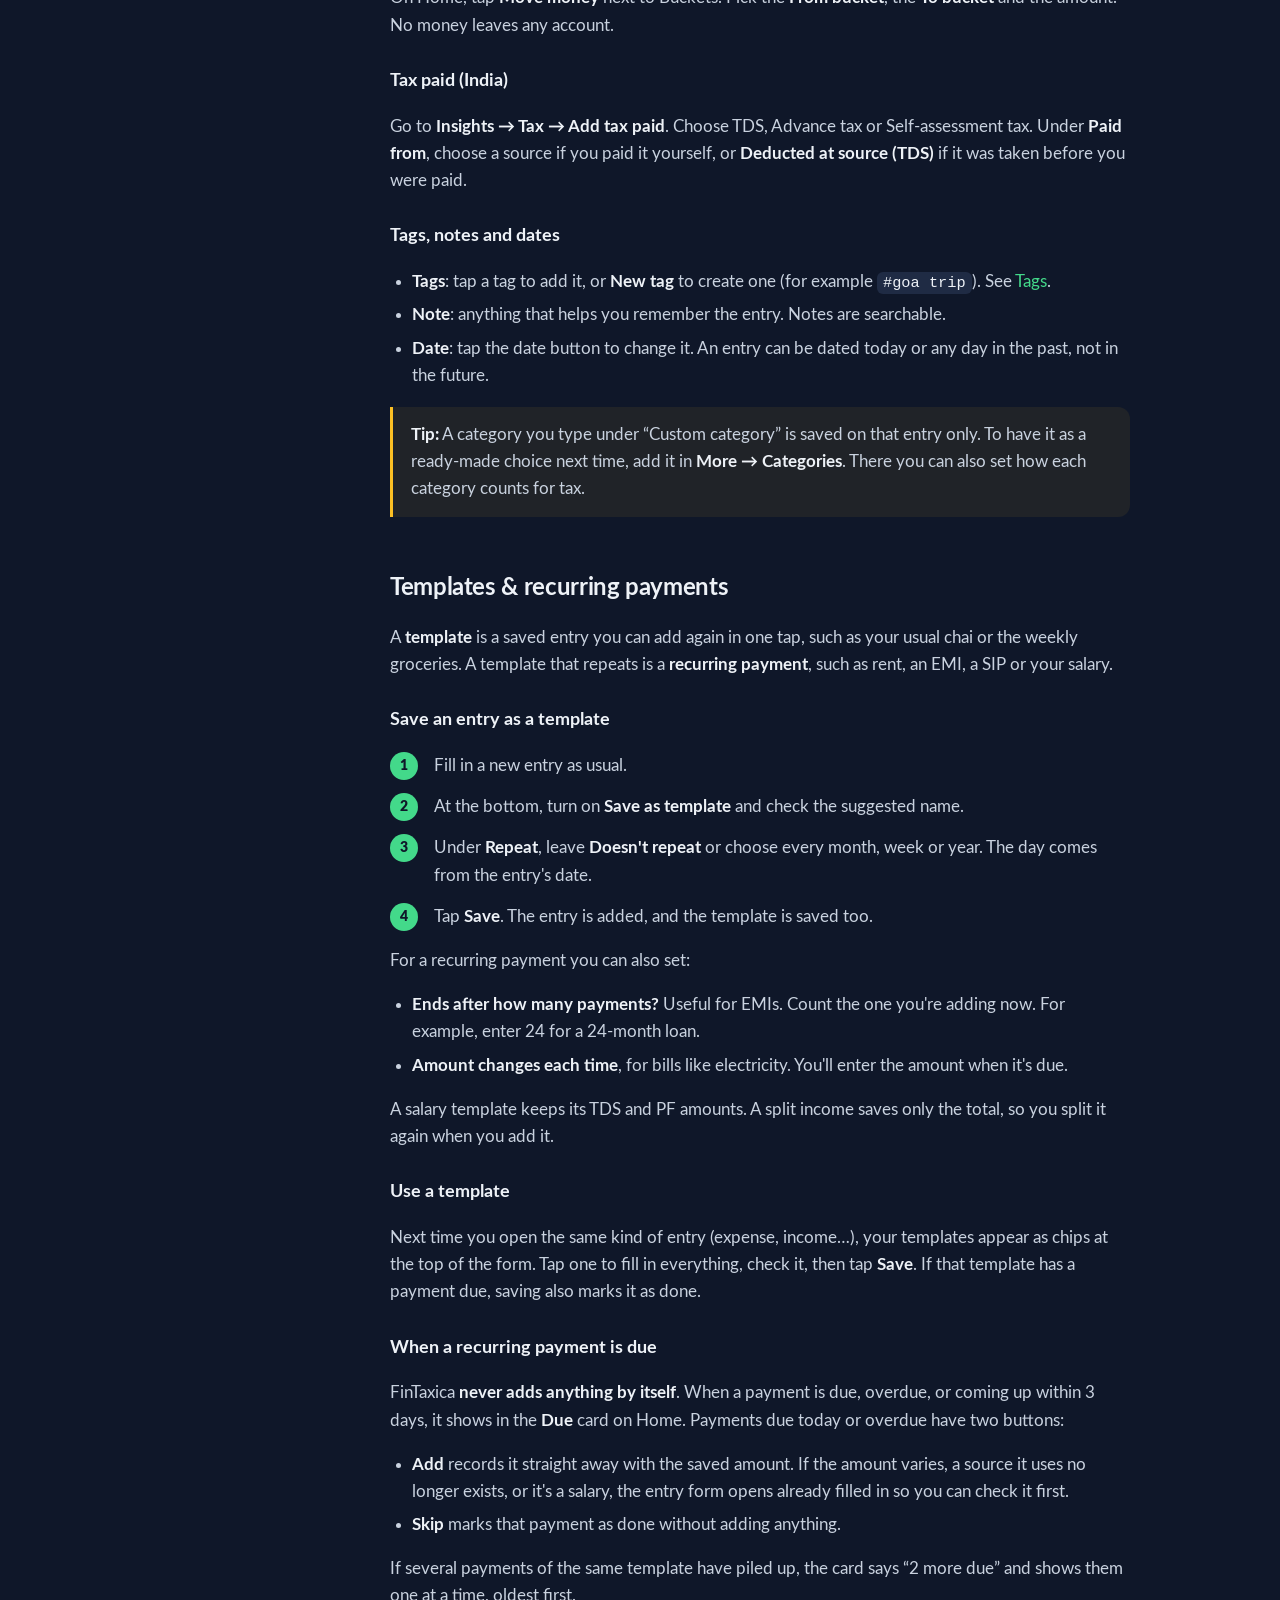
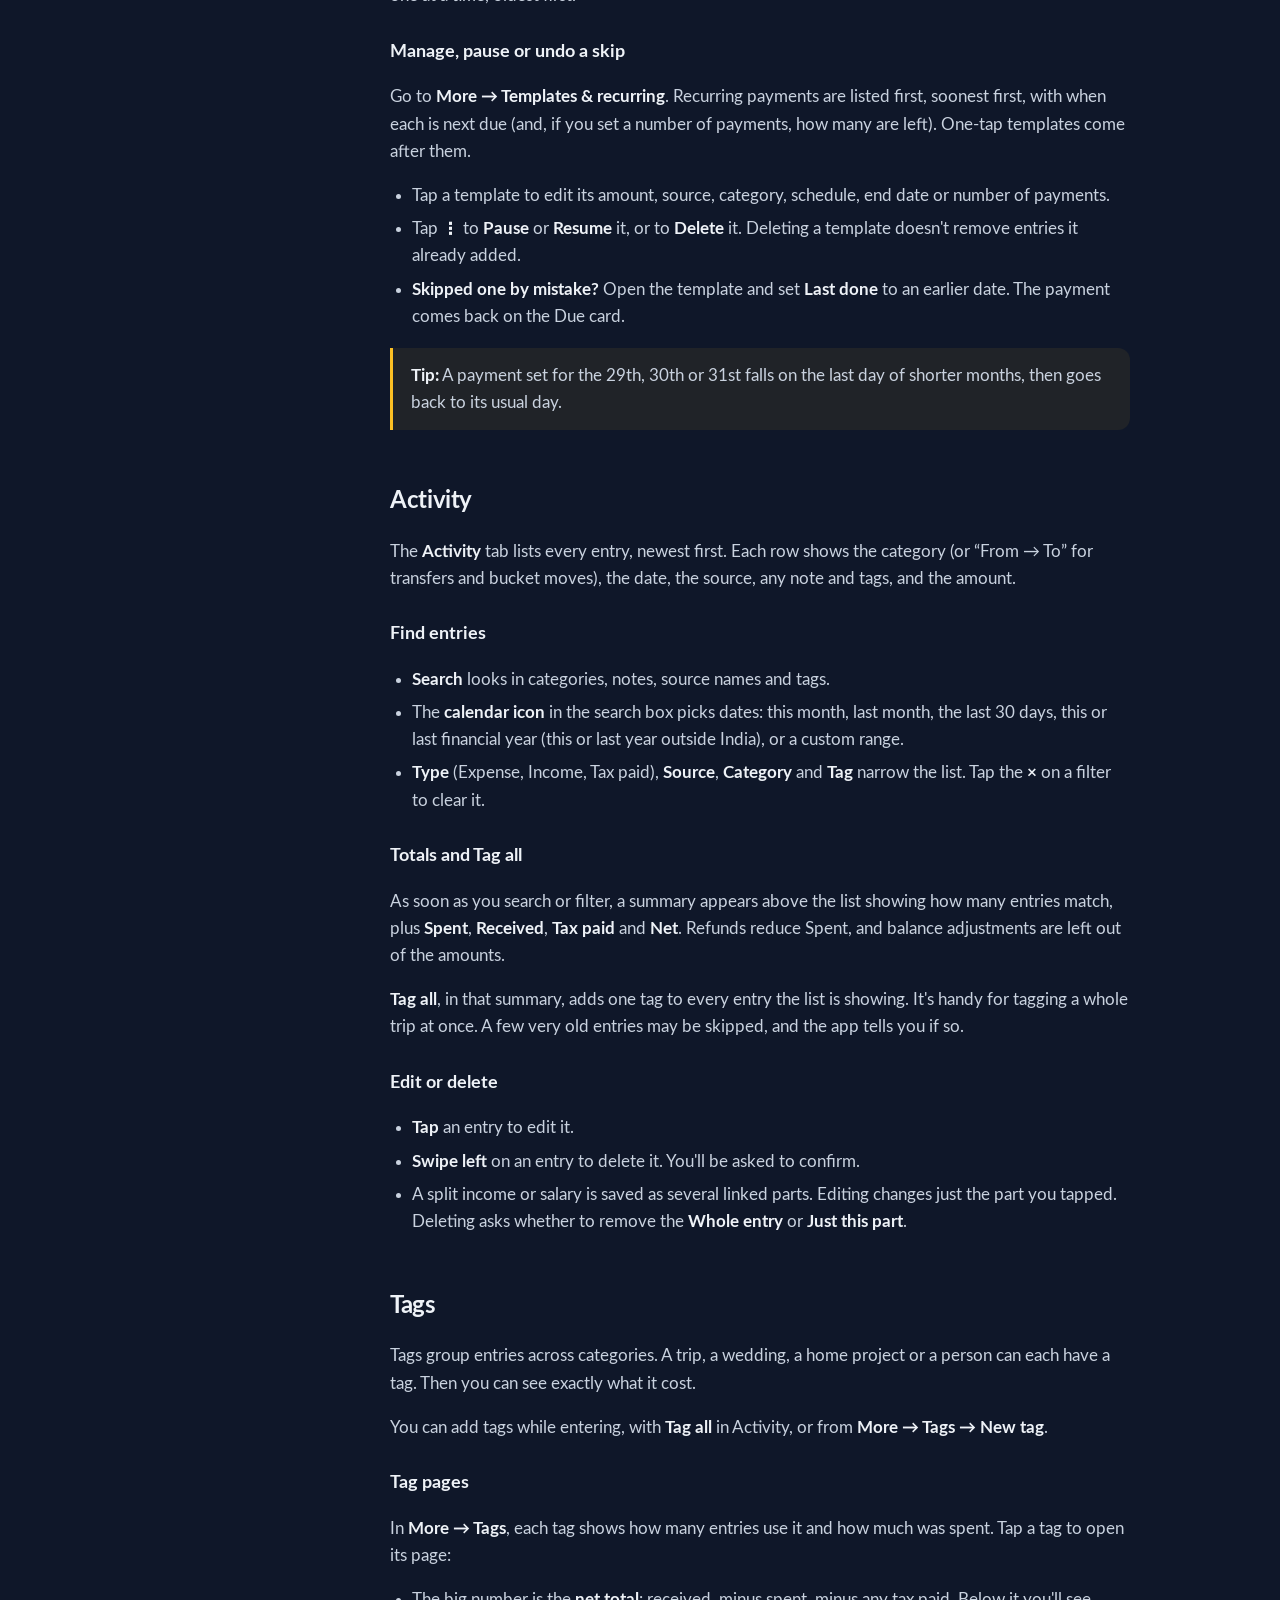
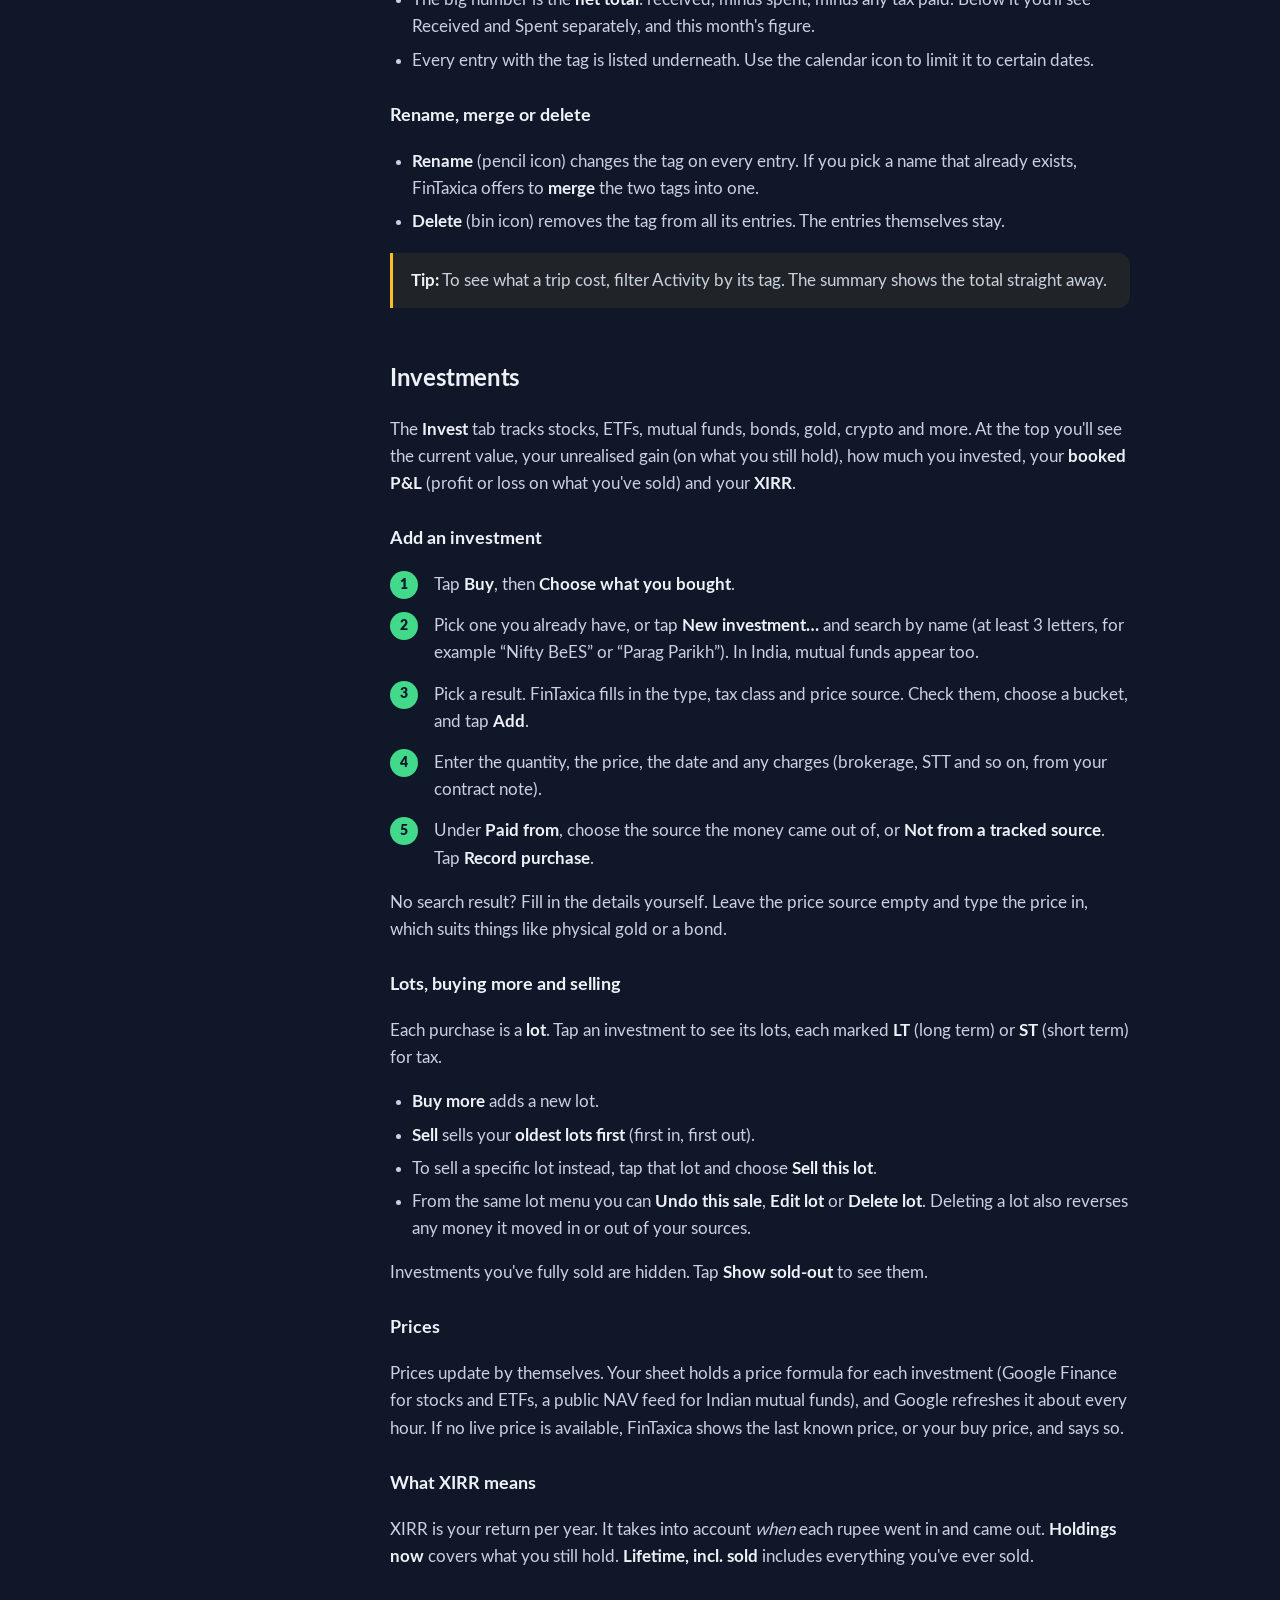
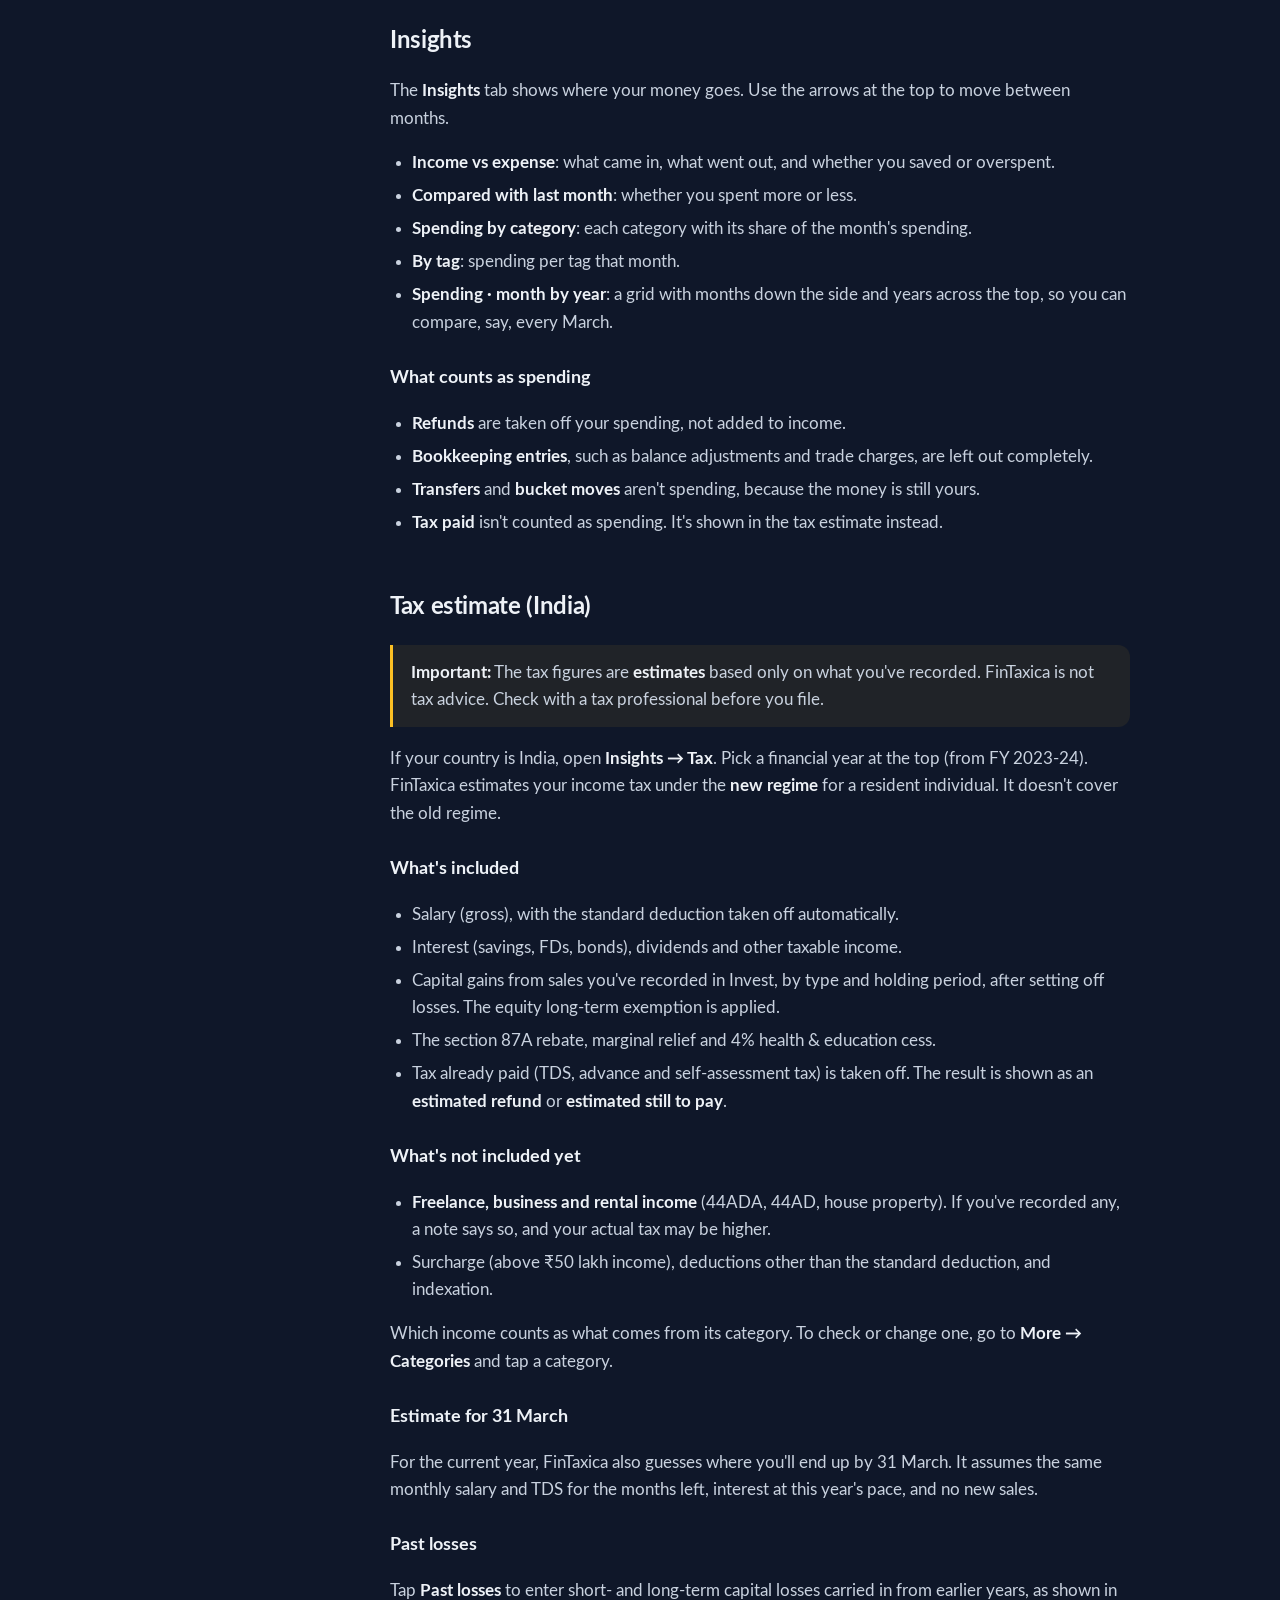
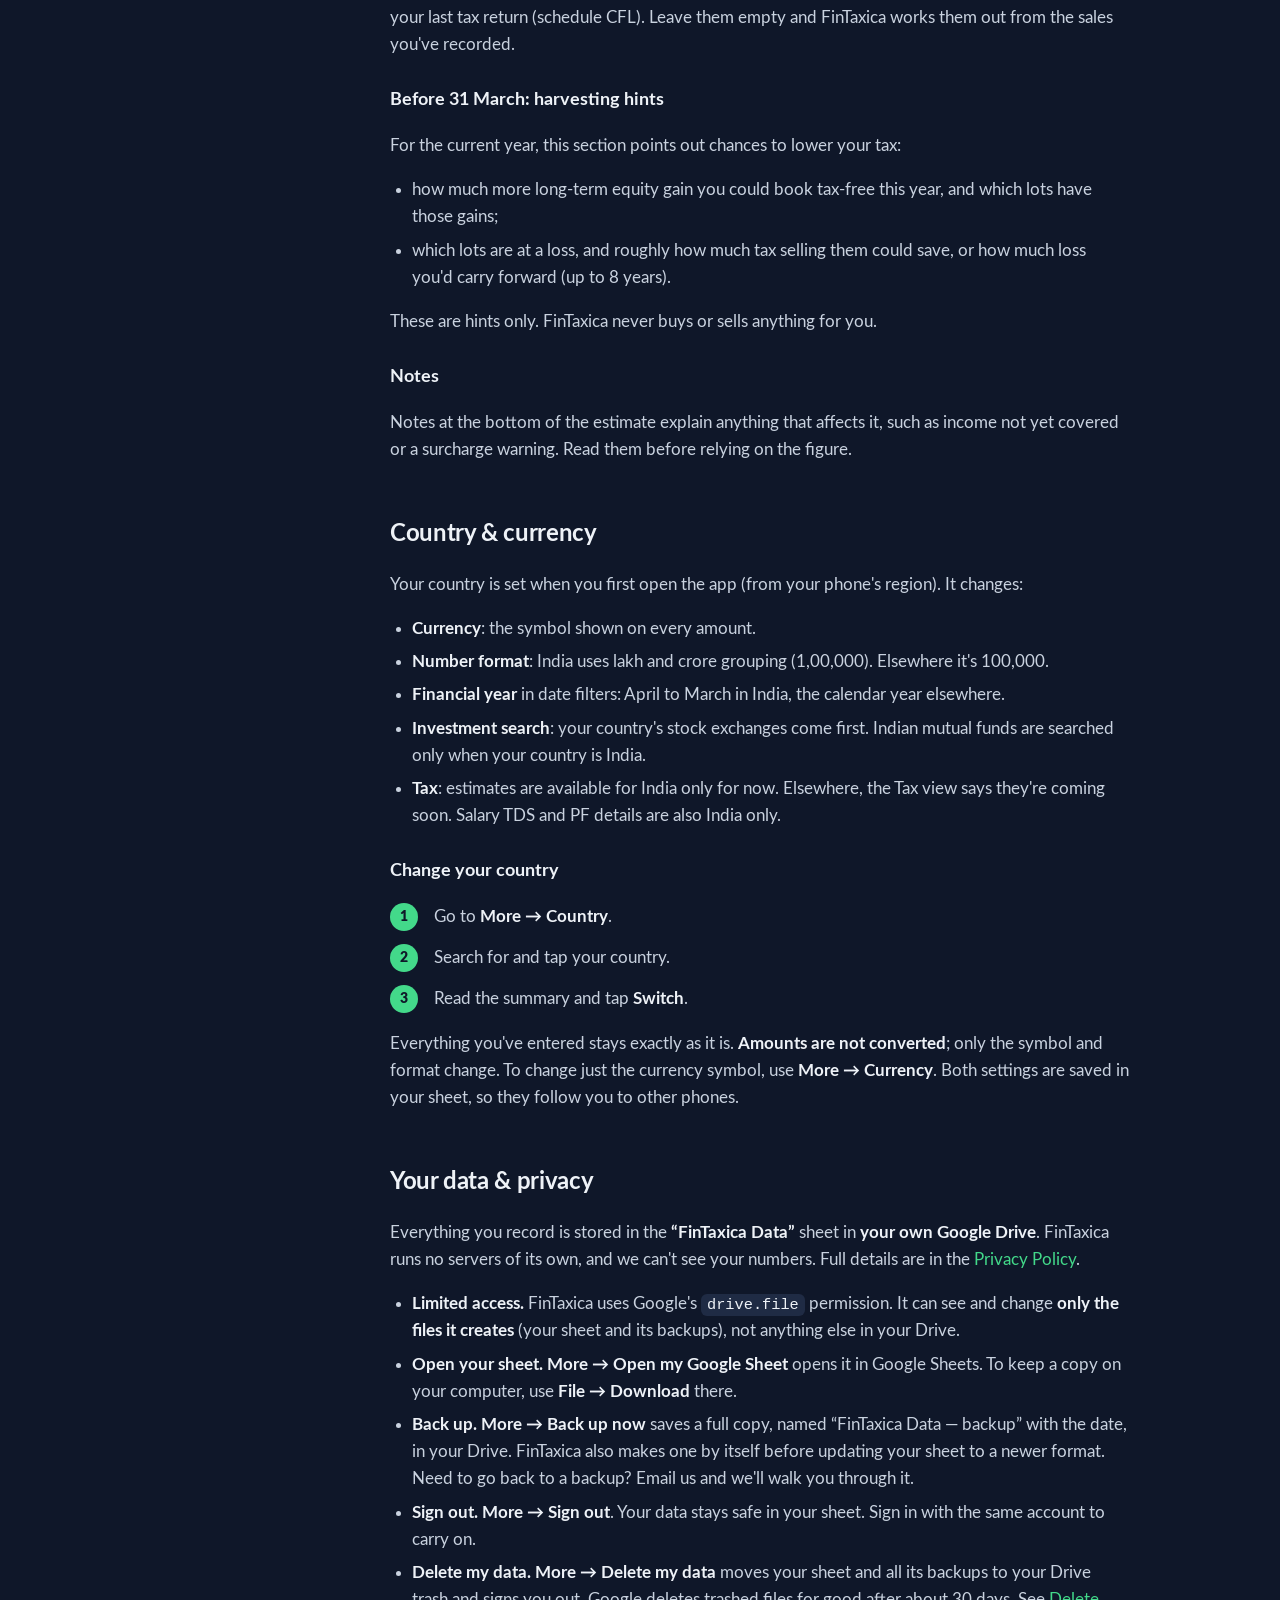
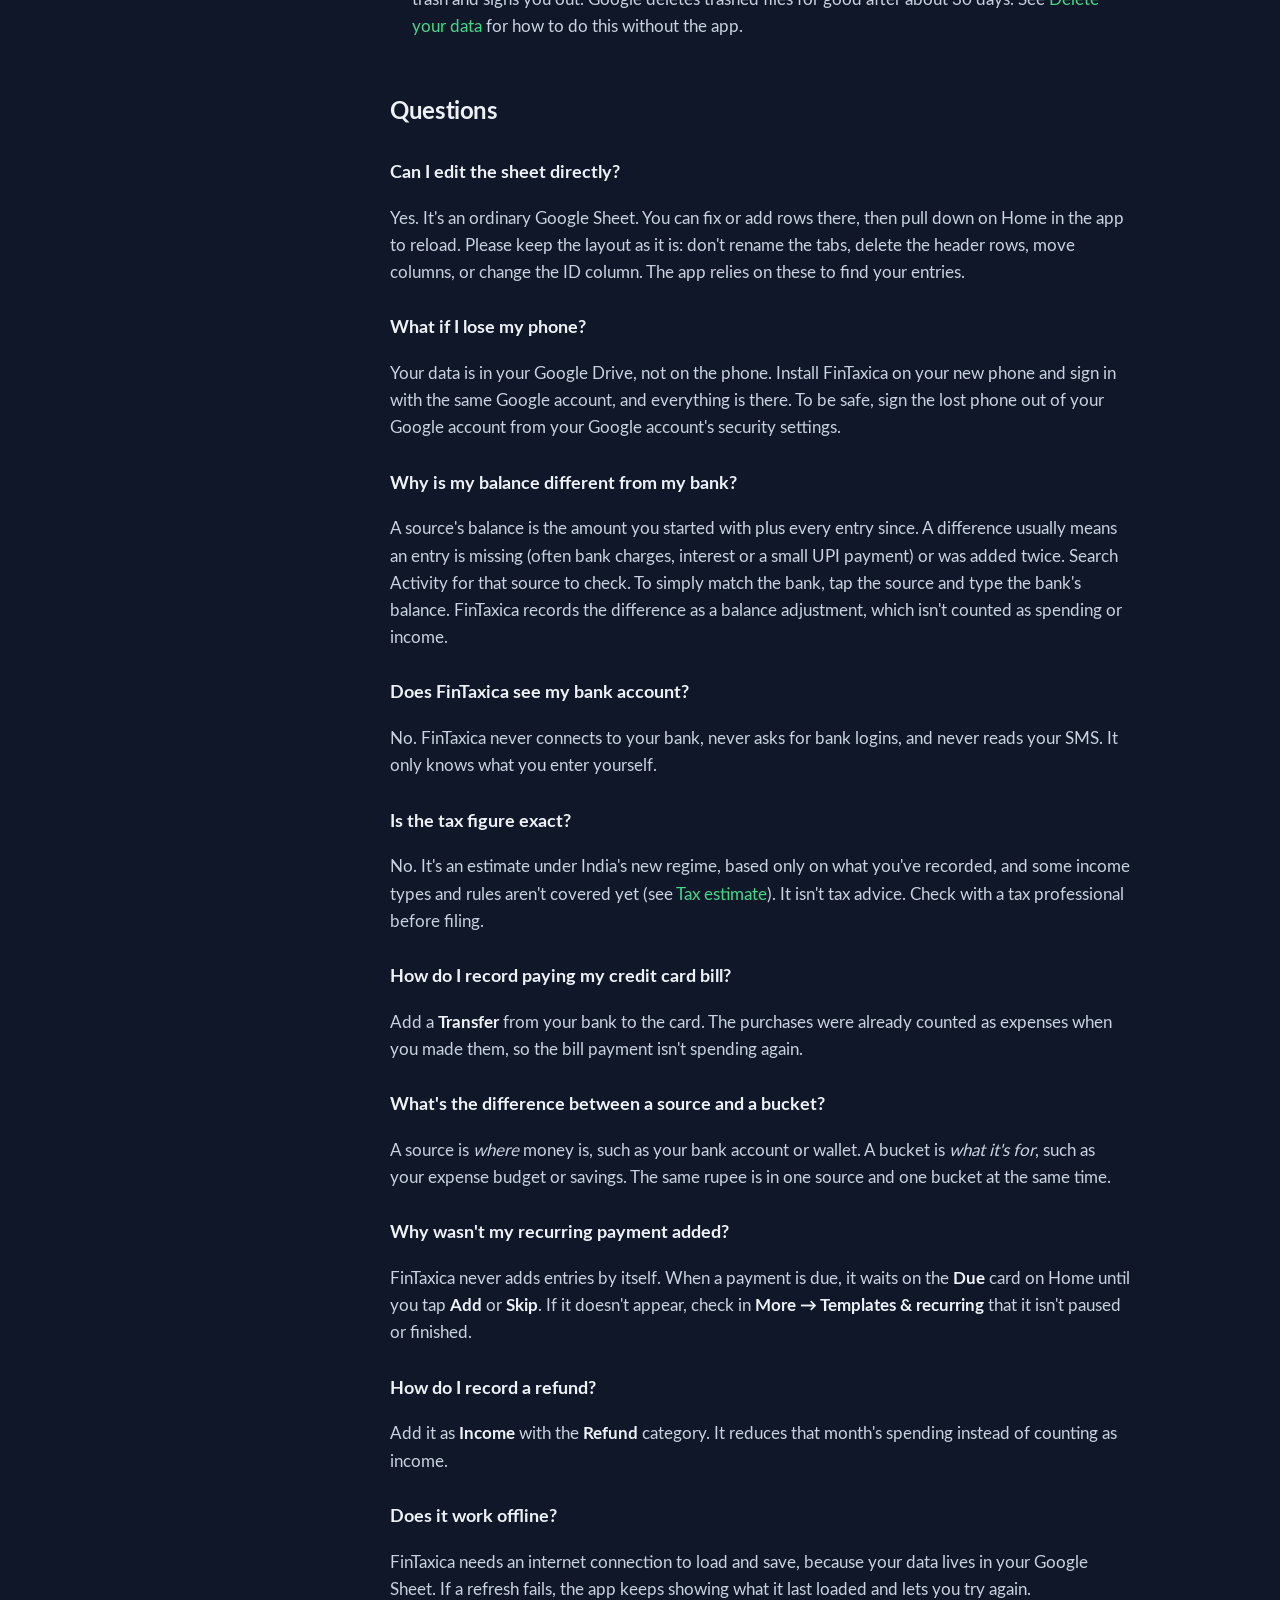
<file: help.html>
<!DOCTYPE html>
<html lang="en">
<head>
<meta charset="utf-8">
<meta name="viewport" content="width=device-width, initial-scale=1">
<title>User guide — FinTaxica</title>
<meta name="description" content="How to use FinTaxica, step by step: sources, buckets, Instant cash, entries, templates and recurring payments, tags, investments, insights and the India tax estimate.">
<meta name="theme-color" content="#0F1729">
<link rel="icon" type="image/png" href="assets/favicon.png">
<link rel="apple-touch-icon" href="assets/apple-touch-icon.png">
<link rel="stylesheet" href="assets/style.css">
</head>
<body>

<header class="site-header">
  <div class="wrap">
    <a class="brand" href="./"><img src="assets/icon-512.png" alt="">FinTaxica</a>
    <nav class="nav" aria-label="Main">
      <a href="help.html" aria-current="page">Guide</a>
      <a href="privacy.html">Privacy</a>
      <a href="terms.html">Terms</a>
      <a href="delete-data.html">Delete data</a>
    </nav>
  </div>
</header>

<main>
<div class="doc-hero">
  <div class="wrap">
    <p class="eyebrow">Help</p>
    <h1>FinTaxica user guide</h1>
    <p>How everything in the app works, step by step · Updated 20 November 2026</p>
  </div>
</div>

<div class="wrap doc">
  <aside class="toc" aria-label="On this page">
    <h4>On this page</h4>
    <ol>
      <li><a href="#getting-started">Getting started</a></li>
      <li><a href="#home">The Home screen</a></li>
      <li><a href="#sources">Sources</a></li>
      <li><a href="#buckets">Buckets</a></li>
      <li><a href="#instant-cash">Instant cash</a></li>
      <li><a href="#adding-entries">Adding entries</a></li>
      <li><a href="#templates">Templates &amp; recurring</a></li>
      <li><a href="#activity">Activity</a></li>
      <li><a href="#tags">Tags</a></li>
      <li><a href="#invest">Investments</a></li>
      <li><a href="#insights">Insights</a></li>
      <li><a href="#tax">Tax estimate (India)</a></li>
      <li><a href="#country">Country &amp; currency</a></li>
      <li><a href="#data-privacy">Your data &amp; privacy</a></li>
      <li><a href="#faq">Questions</a></li>
    </ol>
  </aside>

  <article class="prose">
    <div class="summary">
      <h2>Quick start</h2>
      <ul>
        <li>Sign in with Google. FinTaxica keeps everything in a Google Sheet in <strong>your own Drive</strong>.</li>
        <li>Add a <strong>source</strong> for each place your money lives (bank, cash, wallet, card…) with its balance today.</li>
        <li>Tap <strong>Expense</strong>, <strong>Income</strong> or <strong>Transfer</strong> on Home whenever money moves.</li>
        <li>Save anything you repeat as a <strong>template</strong>, or make it a <strong>recurring</strong> payment.</li>
        <li>Lost? Tap the <strong>?</strong> at the top of Home, Activity, Invest or Insights for a short explanation.</li>
      </ul>
    </div>

    <!-- ============================================================ -->
    <h2 id="getting-started">Getting started</h2>
    <p>FinTaxica runs on Android. There is no FinTaxica account to create: you sign in with Google, and the app keeps your records in a spreadsheet in your own Google Drive.</p>

    <h3>Sign in and create your sheet</h3>
    <ol class="steps-list">
      <li>Open FinTaxica. Swipe through the three welcome screens, or tap <strong>Skip</strong>.</li>
      <li>On the first screen, check the country shown (for example “India · ₹”). It is set from your phone's region. Tap <strong>Change</strong> if it's wrong.</li>
      <li>Tap <strong>Continue with Google</strong> and choose your account.</li>
      <li>Google asks what FinTaxica may access. <strong>Tick the box</strong> that lets it create and use its own files in your Drive. Without it, the app can't make your sheet and will ask you to try again.</li>
      <li>FinTaxica creates a sheet called <strong>“FinTaxica Data”</strong> in your Drive.</li>
    </ol>

    <h3>“How do you earn?”</h3>
    <p>Next, pick everything that fits you: Salaried, Freelancer / professional, Business owner, Retired / pension, Student, Homemaker / not working now, or Investments / rental income. FinTaxica adds matching income categories (for example Pension or Client payment). Tap <strong>Skip for now</strong> if you'd rather not say. You can change this later in <strong>More → How you earn</strong>.</p>

    <h3>Add your first sources</h3>
    <p>A source is a place your money lives. On the <strong>Set up your sources</strong> screen:</p>
    <ol class="steps-list">
      <li>Tap <strong>Add source</strong>.</li>
      <li>Pick a type (Bank, Cash, Wallet…), give it a name, and enter its <strong>balance right now</strong>.</li>
      <li>Repeat for each account. Once you have at least one, tap <strong>Done — take me to my money</strong>.</li>
    </ol>
    <p>Not sure what something does? Tap the <strong>?</strong> at the top of Home, Activity, Invest or Insights for a short explanation of that screen.</p>
    <div class="callout"><p><strong>Tip:</strong> Already used FinTaxica on another phone? Sign in with the same Google account and the app finds your existing sheet. You go straight to your data.</p></div>

    <!-- ============================================================ -->
    <h2 id="home">The Home screen</h2>
    <p>Home shows where you stand today. From top to bottom:</p>
    <ul>
      <li><strong>Net worth</strong>: the total of all your sources, plus your investments at today's value. Credit cards and loans count as minus. Underneath, FinTaxica shows your highest net worth so far, or “You're at your highest ever”.</li>
      <li><strong>Expense, Income, Transfer</strong>: the three buttons you'll use most. See <a href="#adding-entries">Adding entries</a>.</li>
      <li><strong>Buckets</strong>: how much each of your first three buckets holds. If you have more, a “+2 more” link shows what the others hold. <strong>Move money</strong> shifts money from one bucket to another. See <a href="#buckets">Buckets</a>.</li>
      <li><strong>Investments</strong> (once you have some): current value, gain and return. Tap <strong>Open →</strong> for the Invest tab.</li>
      <li><strong>This month</strong>: <strong>Spent</strong> (with a ▲ or ▼ compared with last month), <strong>Earned</strong>, <strong>Saved</strong> (with your savings rate) and <strong>Instant cash</strong>. <strong>See all →</strong> opens Activity.</li>
      <li><strong>Due</strong>: appears only when a recurring payment is due, overdue, or coming up in the next 3 days. Payments that are due have <strong>Add</strong> and <strong>Skip</strong> buttons. See <a href="#templates">Templates &amp; recurring</a>.</li>
      <li><strong>Sources</strong>: every source with its balance. Tap one, or <strong>Manage</strong>, to add or edit sources.</li>
    </ul>
    <div class="callout"><p><strong>Tip:</strong> Pull down on Home to reload. Do this after changing something in the sheet on your computer or on another phone.</p></div>

    <!-- ============================================================ -->
    <h2 id="sources">Sources</h2>
    <p>A source is anywhere you keep money, or owe it. Each one has a type:</p>
    <table class="table">
      <thead><tr><th>Type</th><th>Use it for</th></tr></thead>
      <tbody>
        <tr><td>Bank</td><td>Savings or current account</td></tr>
        <tr><td>Cash</td><td>Cash in hand</td></tr>
        <tr><td>Wallet</td><td>Paytm, PhonePe, FASTag, gift vouchers</td></tr>
        <tr><td>Card</td><td>A credit card. Spending on it makes its balance negative.</td></tr>
        <tr><td>Broker</td><td>Cash lying in a trading account (Dhan, Zerodha…)</td></tr>
        <tr><td>Deposit</td><td>A fixed or recurring deposit</td></tr>
        <tr><td>Retirement</td><td>PF, PPF, NPS</td></tr>
        <tr><td>Lent</td><td>Money someone owes you</td></tr>
        <tr><td>Borrowed</td><td>A loan you owe</td></tr>
        <tr><td>Other</td><td>Anything else you own</td></tr>
      </tbody>
    </table>
    <p>For a credit card or a loan, enter what you owe as a <strong>minus</strong> number (for example <code>-12000</code>). That way it counts against your net worth.</p>

    <h3>Add a source</h3>
    <ol class="steps-list">
      <li>On Home, tap the <strong>Add source</strong> tile (or go to <strong>More → Sources</strong>).</li>
      <li>Pick the type, enter a name, and enter the balance it holds today.</li>
      <li>Tap <strong>Add source</strong>. Every income, expense and transfer you add from now on updates this balance.</li>
    </ol>

    <h3>Edit a source or correct its balance</h3>
    <p>Tap the source to change its name, type or balance. Renaming it also updates every entry that uses it.</p>
    <p>If the balance doesn't match your bank or app, type in the right amount and save. FinTaxica records the difference as a <strong>“Balance adjustment”</strong> entry in Activity, dated today. It never counts as spending or income, and your original opening balance stays as it was.</p>
    <div class="callout"><p><strong>Tip:</strong> There's no way to delete a source in the app yet. If you close an account, set its balance to 0 and leave it in place.</p></div>

    <!-- ============================================================ -->
    <h2 id="buckets">Buckets</h2>
    <p>Buckets split your money by <strong>purpose</strong>, without moving it between accounts. For example, ₹1,00,000 in one bank account could be ₹40,000 in “Expense budget” and ₹60,000 in “Savings”.</p>
    <p>Everyone starts with three buckets: <strong>Expense budget</strong>, <strong>Savings</strong> and <strong>Investments</strong>.</p>

    <h3>How money gets into buckets</h3>
    <ul>
      <li>Your sources' opening balances start in your first bucket.</li>
      <li>Each income goes <strong>into</strong> a bucket, and each expense comes <strong>from</strong> one. You pick it on the entry form. It starts on your first bucket.</li>
      <li><strong>Move money</strong> on Home shifts money between two buckets. You need at least two buckets for this.</li>
    </ul>

    <h3>Rename, re-icon, add or delete</h3>
    <ol class="steps-list">
      <li>Go to <strong>More → Buckets &amp; salary split</strong>.</li>
      <li>Tap <strong>+</strong> at the top to add a bucket, for example “Emergency fund” or “Car”.</li>
      <li>Tap <strong>⋮</strong> next to a bucket to <strong>Rename</strong> it, <strong>Change icon</strong>, or <strong>Delete</strong> it.</li>
    </ol>
    <p>Two rules apply. You always keep at least one bucket. And you can delete a bucket only when it holds ₹0, so move its money to another bucket first. Its past entries stay as they are and are listed under another bucket.</p>

    <h3>Salary split</h3>
    <p>On the same screen, under <strong>Salary split</strong>, you can say how each salary should be shared out. For each bucket, enter one of:</p>
    <ul>
      <li>an amount, such as <code>27000</code>;</li>
      <li>a share, such as <code>20%</code>;</li>
      <li><code>rest</code>, for the one bucket that gets whatever is left.</li>
    </ul>
    <p>Tap <strong>Save split</strong>. Shares can add up to 100% at most, and only one bucket can be “rest”. If none is, your first bucket gets what's left. From then on, when you add income with a salary category, the split is filled in for you. You can still change it before saving.</p>

    <!-- ============================================================ -->
    <h2 id="instant-cash">Instant cash</h2>
    <p>Instant cash is the money you could use <strong>right away</strong>. You'll find it on Home, next to this month's figures.</p>
    <p>By default it adds up every source of type <strong>Bank</strong>, <strong>Cash</strong>, <strong>Wallet</strong> and <strong>Broker</strong>. Deposits, retirement accounts, cards, loans, money you've lent and “Other” sources are left out.</p>

    <h3>Choose which sources count</h3>
    <ol class="steps-list">
      <li>On Home, tap the <strong>Instant cash</strong> card (it has a small pencil icon).</li>
      <li>Tick the sources you want included. The total updates as you go.</li>
      <li>Tap <strong>Save</strong>. To go back to the default, tap <strong>Reset to default</strong>.</li>
    </ol>
    <p>Once you've chosen your own list, a source you add later isn't included until you tick it.</p>
    <div class="callout"><p><strong>Tip:</strong> Instant cash is about <em>where</em> your money is. Buckets are about <em>what it's for</em>. The two don't affect each other.</p></div>

    <!-- ============================================================ -->
    <h2 id="adding-entries">Adding entries</h2>
    <p>An entry is any time money moves. Every entry has an amount, a date and, usually, a source and a category.</p>

    <h3>Expense</h3>
    <ol class="steps-list">
      <li>On Home, tap <strong>Expense</strong>.</li>
      <li>Enter the amount and choose where it was <strong>Paid from</strong>.</li>
      <li>Tap a category, or type your own under <strong>Custom category</strong>.</li>
      <li>Optionally choose the bucket, add tags or a note, and change the date.</li>
      <li>Tap <strong>Save</strong>.</li>
    </ol>

    <h3>Income</h3>
    <p>Tap <strong>Income</strong> and fill it in the same way, choosing where it was <strong>Received in</strong> and which bucket it goes <strong>into</strong>. To share it across buckets, turn on <strong>Split across buckets</strong> and enter how much goes to each. The rest goes to your “rest” bucket.</p>
    <p>To record money back on a purchase, add it as income with the <strong>Refund</strong> category. Refunds reduce your spending instead of counting as income.</p>

    <h3>Salary details (India)</h3>
    <p>When an income's category is a salary, the amount becomes <strong>Amount received in bank</strong>, your saved salary split (if any) is filled in, and an optional <strong>Salary details</strong> section appears:</p>
    <ul>
      <li><strong>Tax deducted (TDS)</strong>: saved as tax paid, so your tax estimate counts it.</li>
      <li><strong>PF — your contribution</strong> and <strong>PF — employer contribution</strong>: added to a Retirement source (for example “EPF”) that you choose under <strong>PF goes to</strong>. You need a Retirement source for this.</li>
    </ul>
    <p>FinTaxica shows your taxable salary for the month and saves everything together as one linked salary entry.</p>

    <h3>Transfer</h3>
    <p>Use <strong>Transfer</strong> when money moves between two of your own sources, such as paying your credit card bill from your bank, withdrawing cash, or topping up a wallet. Choose <strong>From</strong> and <strong>To</strong>. A transfer isn't spending, so your net worth stays the same. You need at least two sources.</p>

    <h3>Move between buckets</h3>
    <p>On Home, tap <strong>Move money</strong> next to Buckets. Pick the <strong>From bucket</strong>, the <strong>To bucket</strong> and the amount. No money leaves any account.</p>

    <h3>Tax paid (India)</h3>
    <p>Go to <strong>Insights → Tax → Add tax paid</strong>. Choose TDS, Advance tax or Self-assessment tax. Under <strong>Paid from</strong>, choose a source if you paid it yourself, or <strong>Deducted at source (TDS)</strong> if it was taken before you were paid.</p>

    <h3>Tags, notes and dates</h3>
    <ul>
      <li><strong>Tags</strong>: tap a tag to add it, or <strong>New tag</strong> to create one (for example <code>#goa trip</code>). See <a href="#tags">Tags</a>.</li>
      <li><strong>Note</strong>: anything that helps you remember the entry. Notes are searchable.</li>
      <li><strong>Date</strong>: tap the date button to change it. An entry can be dated today or any day in the past, not in the future.</li>
    </ul>
    <div class="callout"><p><strong>Tip:</strong> A category you type under “Custom category” is saved on that entry only. To have it as a ready-made choice next time, add it in <strong>More → Categories</strong>. There you can also set how each category counts for tax.</p></div>

    <!-- ============================================================ -->
    <h2 id="templates">Templates &amp; recurring payments</h2>
    <p>A <strong>template</strong> is a saved entry you can add again in one tap, such as your usual chai or the weekly groceries. A template that repeats is a <strong>recurring payment</strong>, such as rent, an EMI, a SIP or your salary.</p>

    <h3>Save an entry as a template</h3>
    <ol class="steps-list">
      <li>Fill in a new entry as usual.</li>
      <li>At the bottom, turn on <strong>Save as template</strong> and check the suggested name.</li>
      <li>Under <strong>Repeat</strong>, leave <strong>Doesn't repeat</strong> or choose every month, week or year. The day comes from the entry's date.</li>
      <li>Tap <strong>Save</strong>. The entry is added, and the template is saved too.</li>
    </ol>
    <p>For a recurring payment you can also set:</p>
    <ul>
      <li><strong>Ends after how many payments?</strong> Useful for EMIs. Count the one you're adding now. For example, enter 24 for a 24-month loan.</li>
      <li><strong>Amount changes each time</strong>, for bills like electricity. You'll enter the amount when it's due.</li>
    </ul>
    <p>A salary template keeps its TDS and PF amounts. A split income saves only the total, so you split it again when you add it.</p>

    <h3>Use a template</h3>
    <p>Next time you open the same kind of entry (expense, income…), your templates appear as chips at the top of the form. Tap one to fill in everything, check it, then tap <strong>Save</strong>. If that template has a payment due, saving also marks it as done.</p>

    <h3>When a recurring payment is due</h3>
    <p>FinTaxica <strong>never adds anything by itself</strong>. When a payment is due, overdue, or coming up within 3 days, it shows in the <strong>Due</strong> card on Home. Payments due today or overdue have two buttons:</p>
    <ul>
      <li><strong>Add</strong> records it straight away with the saved amount. If the amount varies, a source it uses no longer exists, or it's a salary, the entry form opens already filled in so you can check it first.</li>
      <li><strong>Skip</strong> marks that payment as done without adding anything.</li>
    </ul>
    <p>If several payments of the same template have piled up, the card says “2 more due” and shows them one at a time, oldest first.</p>

    <h3>Manage, pause or undo a skip</h3>
    <p>Go to <strong>More → Templates &amp; recurring</strong>. Recurring payments are listed first, soonest first, with when each is next due (and, if you set a number of payments, how many are left). One-tap templates come after them.</p>
    <ul>
      <li>Tap a template to edit its amount, source, category, schedule, end date or number of payments.</li>
      <li>Tap <strong>⋮</strong> to <strong>Pause</strong> or <strong>Resume</strong> it, or to <strong>Delete</strong> it. Deleting a template doesn't remove entries it already added.</li>
      <li><strong>Skipped one by mistake?</strong> Open the template and set <strong>Last done</strong> to an earlier date. The payment comes back on the Due card.</li>
    </ul>
    <div class="callout"><p><strong>Tip:</strong> A payment set for the 29th, 30th or 31st falls on the last day of shorter months, then goes back to its usual day.</p></div>

    <!-- ============================================================ -->
    <h2 id="activity">Activity</h2>
    <p>The <strong>Activity</strong> tab lists every entry, newest first. Each row shows the category (or “From → To” for transfers and bucket moves), the date, the source, any note and tags, and the amount.</p>

    <h3>Find entries</h3>
    <ul>
      <li><strong>Search</strong> looks in categories, notes, source names and tags.</li>
      <li>The <strong>calendar icon</strong> in the search box picks dates: this month, last month, the last 30 days, this or last financial year (this or last year outside India), or a custom range.</li>
      <li><strong>Type</strong> (Expense, Income, Tax paid), <strong>Source</strong>, <strong>Category</strong> and <strong>Tag</strong> narrow the list. Tap the <strong>×</strong> on a filter to clear it.</li>
    </ul>

    <h3>Totals and Tag all</h3>
    <p>As soon as you search or filter, a summary appears above the list showing how many entries match, plus <strong>Spent</strong>, <strong>Received</strong>, <strong>Tax paid</strong> and <strong>Net</strong>. Refunds reduce Spent, and balance adjustments are left out of the amounts.</p>
    <p><strong>Tag all</strong>, in that summary, adds one tag to every entry the list is showing. It's handy for tagging a whole trip at once. A few very old entries may be skipped, and the app tells you if so.</p>

    <h3>Edit or delete</h3>
    <ul>
      <li><strong>Tap</strong> an entry to edit it.</li>
      <li><strong>Swipe left</strong> on an entry to delete it. You'll be asked to confirm.</li>
      <li>A split income or salary is saved as several linked parts. Editing changes just the part you tapped. Deleting asks whether to remove the <strong>Whole entry</strong> or <strong>Just this part</strong>.</li>
    </ul>

    <!-- ============================================================ -->
    <h2 id="tags">Tags</h2>
    <p>Tags group entries across categories. A trip, a wedding, a home project or a person can each have a tag. Then you can see exactly what it cost.</p>
    <p>You can add tags while entering, with <strong>Tag all</strong> in Activity, or from <strong>More → Tags → New tag</strong>.</p>

    <h3>Tag pages</h3>
    <p>In <strong>More → Tags</strong>, each tag shows how many entries use it and how much was spent. Tap a tag to open its page:</p>
    <ul>
      <li>The big number is the <strong>net total</strong>: received, minus spent, minus any tax paid. Below it you'll see Received and Spent separately, and this month's figure.</li>
      <li>Every entry with the tag is listed underneath. Use the calendar icon to limit it to certain dates.</li>
    </ul>

    <h3>Rename, merge or delete</h3>
    <ul>
      <li><strong>Rename</strong> (pencil icon) changes the tag on every entry. If you pick a name that already exists, FinTaxica offers to <strong>merge</strong> the two tags into one.</li>
      <li><strong>Delete</strong> (bin icon) removes the tag from all its entries. The entries themselves stay.</li>
    </ul>
    <div class="callout"><p><strong>Tip:</strong> To see what a trip cost, filter Activity by its tag. The summary shows the total straight away.</p></div>

    <!-- ============================================================ -->
    <h2 id="invest">Investments</h2>
    <p>The <strong>Invest</strong> tab tracks stocks, ETFs, mutual funds, bonds, gold, crypto and more. At the top you'll see the current value, your unrealised gain (on what you still hold), how much you invested, your <strong>booked P&amp;L</strong> (profit or loss on what you've sold) and your <strong>XIRR</strong>.</p>

    <h3>Add an investment</h3>
    <ol class="steps-list">
      <li>Tap <strong>Buy</strong>, then <strong>Choose what you bought</strong>.</li>
      <li>Pick one you already have, or tap <strong>New investment…</strong> and search by name (at least 3 letters, for example “Nifty BeES” or “Parag Parikh”). In India, mutual funds appear too.</li>
      <li>Pick a result. FinTaxica fills in the type, tax class and price source. Check them, choose a bucket, and tap <strong>Add</strong>.</li>
      <li>Enter the quantity, the price, the date and any charges (brokerage, STT and so on, from your contract note).</li>
      <li>Under <strong>Paid from</strong>, choose the source the money came out of, or <strong>Not from a tracked source</strong>. Tap <strong>Record purchase</strong>.</li>
    </ol>
    <p>No search result? Fill in the details yourself. Leave the price source empty and type the price in, which suits things like physical gold or a bond.</p>

    <h3>Lots, buying more and selling</h3>
    <p>Each purchase is a <strong>lot</strong>. Tap an investment to see its lots, each marked <strong>LT</strong> (long term) or <strong>ST</strong> (short term) for tax.</p>
    <ul>
      <li><strong>Buy more</strong> adds a new lot.</li>
      <li><strong>Sell</strong> sells your <strong>oldest lots first</strong> (first in, first out).</li>
      <li>To sell a specific lot instead, tap that lot and choose <strong>Sell this lot</strong>.</li>
      <li>From the same lot menu you can <strong>Undo this sale</strong>, <strong>Edit lot</strong> or <strong>Delete lot</strong>. Deleting a lot also reverses any money it moved in or out of your sources.</li>
    </ul>
    <p>Investments you've fully sold are hidden. Tap <strong>Show sold-out</strong> to see them.</p>

    <h3>Prices</h3>
    <p>Prices update by themselves. Your sheet holds a price formula for each investment (Google Finance for stocks and ETFs, a public NAV feed for Indian mutual funds), and Google refreshes it about every hour. If no live price is available, FinTaxica shows the last known price, or your buy price, and says so.</p>

    <h3>What XIRR means</h3>
    <p>XIRR is your return per year. It takes into account <em>when</em> each rupee went in and came out. <strong>Holdings now</strong> covers what you still hold. <strong>Lifetime, incl. sold</strong> includes everything you've ever sold.</p>

    <!-- ============================================================ -->
    <h2 id="insights">Insights</h2>
    <p>The <strong>Insights</strong> tab shows where your money goes. Use the arrows at the top to move between months.</p>
    <ul>
      <li><strong>Income vs expense</strong>: what came in, what went out, and whether you saved or overspent.</li>
      <li><strong>Compared with last month</strong>: whether you spent more or less.</li>
      <li><strong>Spending by category</strong>: each category with its share of the month's spending.</li>
      <li><strong>By tag</strong>: spending per tag that month.</li>
      <li><strong>Spending · month by year</strong>: a grid with months down the side and years across the top, so you can compare, say, every March.</li>
    </ul>
    <h3>What counts as spending</h3>
    <ul>
      <li><strong>Refunds</strong> are taken off your spending, not added to income.</li>
      <li><strong>Bookkeeping entries</strong>, such as balance adjustments and trade charges, are left out completely.</li>
      <li><strong>Transfers</strong> and <strong>bucket moves</strong> aren't spending, because the money is still yours.</li>
      <li><strong>Tax paid</strong> isn't counted as spending. It's shown in the tax estimate instead.</li>
    </ul>

    <!-- ============================================================ -->
    <h2 id="tax">Tax estimate (India)</h2>
    <div class="callout"><p><strong>Important:</strong> The tax figures are <strong>estimates</strong> based only on what you've recorded. FinTaxica is not tax advice. Check with a tax professional before you file.</p></div>
    <p>If your country is India, open <strong>Insights → Tax</strong>. Pick a financial year at the top (from FY 2023-24). FinTaxica estimates your income tax under the <strong>new regime</strong> for a resident individual. It doesn't cover the old regime.</p>

    <h3>What's included</h3>
    <ul>
      <li>Salary (gross), with the standard deduction taken off automatically.</li>
      <li>Interest (savings, FDs, bonds), dividends and other taxable income.</li>
      <li>Capital gains from sales you've recorded in Invest, by type and holding period, after setting off losses. The equity long-term exemption is applied.</li>
      <li>The section 87A rebate, marginal relief and 4% health &amp; education cess.</li>
      <li>Tax already paid (TDS, advance and self-assessment tax) is taken off. The result is shown as an <strong>estimated refund</strong> or <strong>estimated still to pay</strong>.</li>
    </ul>

    <h3>What's not included yet</h3>
    <ul>
      <li><strong>Freelance, business and rental income</strong> (44ADA, 44AD, house property). If you've recorded any, a note says so, and your actual tax may be higher.</li>
      <li>Surcharge (above ₹50 lakh income), deductions other than the standard deduction, and indexation.</li>
    </ul>
    <p>Which income counts as what comes from its category. To check or change one, go to <strong>More → Categories</strong> and tap a category.</p>

    <h3>Estimate for 31 March</h3>
    <p>For the current year, FinTaxica also guesses where you'll end up by 31 March. It assumes the same monthly salary and TDS for the months left, interest at this year's pace, and no new sales.</p>

    <h3>Past losses</h3>
    <p>Tap <strong>Past losses</strong> to enter short- and long-term capital losses carried in from earlier years, as shown in your last tax return (schedule CFL). Leave them empty and FinTaxica works them out from the sales you've recorded.</p>

    <h3>Before 31 March: harvesting hints</h3>
    <p>For the current year, this section points out chances to lower your tax:</p>
    <ul>
      <li>how much more long-term equity gain you could book tax-free this year, and which lots have those gains;</li>
      <li>which lots are at a loss, and roughly how much tax selling them could save, or how much loss you'd carry forward (up to 8 years).</li>
    </ul>
    <p>These are hints only. FinTaxica never buys or sells anything for you.</p>

    <h3>Notes</h3>
    <p>Notes at the bottom of the estimate explain anything that affects it, such as income not yet covered or a surcharge warning. Read them before relying on the figure.</p>

    <!-- ============================================================ -->
    <h2 id="country">Country &amp; currency</h2>
    <p>Your country is set when you first open the app (from your phone's region). It changes:</p>
    <ul>
      <li><strong>Currency</strong>: the symbol shown on every amount.</li>
      <li><strong>Number format</strong>: India uses lakh and crore grouping (1,00,000). Elsewhere it's 100,000.</li>
      <li><strong>Financial year</strong> in date filters: April to March in India, the calendar year elsewhere.</li>
      <li><strong>Investment search</strong>: your country's stock exchanges come first. Indian mutual funds are searched only when your country is India.</li>
      <li><strong>Tax</strong>: estimates are available for India only for now. Elsewhere, the Tax view says they're coming soon. Salary TDS and PF details are also India only.</li>
    </ul>

    <h3>Change your country</h3>
    <ol class="steps-list">
      <li>Go to <strong>More → Country</strong>.</li>
      <li>Search for and tap your country.</li>
      <li>Read the summary and tap <strong>Switch</strong>.</li>
    </ol>
    <p>Everything you've entered stays exactly as it is. <strong>Amounts are not converted</strong>; only the symbol and format change. To change just the currency symbol, use <strong>More → Currency</strong>. Both settings are saved in your sheet, so they follow you to other phones.</p>

    <!-- ============================================================ -->
    <h2 id="data-privacy">Your data &amp; privacy</h2>
    <p>Everything you record is stored in the <strong>“FinTaxica Data”</strong> sheet in <strong>your own Google Drive</strong>. FinTaxica runs no servers of its own, and we can't see your numbers. Full details are in the <a href="privacy.html">Privacy Policy</a>.</p>
    <ul>
      <li><strong>Limited access.</strong> FinTaxica uses Google's <code>drive.file</code> permission. It can see and change <strong>only the files it creates</strong> (your sheet and its backups), not anything else in your Drive.</li>
      <li><strong>Open your sheet.</strong> <strong>More → Open my Google Sheet</strong> opens it in Google Sheets. To keep a copy on your computer, use <strong>File → Download</strong> there.</li>
      <li><strong>Back up.</strong> <strong>More → Back up now</strong> saves a full copy, named “FinTaxica Data — backup” with the date, in your Drive. FinTaxica also makes one by itself before updating your sheet to a newer format. Need to go back to a backup? Email us and we'll walk you through it.</li>
      <li><strong>Sign out.</strong> <strong>More → Sign out</strong>. Your data stays safe in your sheet. Sign in with the same account to carry on.</li>
      <li><strong>Delete my data.</strong> <strong>More → Delete my data</strong> moves your sheet and all its backups to your Drive trash and signs you out. Google deletes trashed files for good after about 30 days. See <a href="delete-data.html">Delete your data</a> for how to do this without the app.</li>
    </ul>

    <!-- ============================================================ -->
    <h2 id="faq">Questions</h2>

    <h3>Can I edit the sheet directly?</h3>
    <p>Yes. It's an ordinary Google Sheet. You can fix or add rows there, then pull down on Home in the app to reload. Please keep the layout as it is: don't rename the tabs, delete the header rows, move columns, or change the ID column. The app relies on these to find your entries.</p>

    <h3>What if I lose my phone?</h3>
    <p>Your data is in your Google Drive, not on the phone. Install FinTaxica on your new phone and sign in with the same Google account, and everything is there. To be safe, sign the lost phone out of your Google account from your Google account's security settings.</p>

    <h3>Why is my balance different from my bank?</h3>
    <p>A source's balance is the amount you started with plus every entry since. A difference usually means an entry is missing (often bank charges, interest or a small UPI payment) or was added twice. Search Activity for that source to check. To simply match the bank, tap the source and type the bank's balance. FinTaxica records the difference as a balance adjustment, which isn't counted as spending or income.</p>

    <h3>Does FinTaxica see my bank account?</h3>
    <p>No. FinTaxica never connects to your bank, never asks for bank logins, and never reads your SMS. It only knows what you enter yourself.</p>

    <h3>Is the tax figure exact?</h3>
    <p>No. It's an estimate under India's new regime, based only on what you've recorded, and some income types and rules aren't covered yet (see <a href="#tax">Tax estimate</a>). It isn't tax advice. Check with a tax professional before filing.</p>

    <h3>How do I record paying my credit card bill?</h3>
    <p>Add a <strong>Transfer</strong> from your bank to the card. The purchases were already counted as expenses when you made them, so the bill payment isn't spending again.</p>

    <h3>What's the difference between a source and a bucket?</h3>
    <p>A source is <em>where</em> money is, such as your bank account or wallet. A bucket is <em>what it's for</em>, such as your expense budget or savings. The same rupee is in one source and one bucket at the same time.</p>

    <h3>Why wasn't my recurring payment added?</h3>
    <p>FinTaxica never adds entries by itself. When a payment is due, it waits on the <strong>Due</strong> card on Home until you tap <strong>Add</strong> or <strong>Skip</strong>. If it doesn't appear, check in <strong>More → Templates &amp; recurring</strong> that it isn't paused or finished.</p>

    <h3>How do I record a refund?</h3>
    <p>Add it as <strong>Income</strong> with the <strong>Refund</strong> category. It reduces that month's spending instead of counting as income.</p>

    <h3>Does it work offline?</h3>
    <p>FinTaxica needs an internet connection to load and save, because your data lives in your Google Sheet. If a refresh fails, the app keeps showing what it last loaded and lets you try again.</p>

    <h3>Can I use FinTaxica on two phones?</h3>
    <p>Yes. Sign in with the same Google account on both. Both phones use the same sheet. Pull down on Home to see changes made on the other phone.</p>

    <h3>How do I get help?</h3>
    <p>Email us at <a href="mailto:fintaxica@gmail.com">fintaxica@gmail.com</a>. FinTaxica is made by 100&nbsp;Sangrama. Please don't send screenshots of your sheet unless you're happy for us to see those numbers.</p>
  </article>
</div>
</main>

<footer class="site-footer">
  <div class="wrap">
    <div>
      <a class="brand" href="./"><img src="assets/icon-512.png" alt="">FinTaxica</a>
      <p class="muted" style="margin:12px 0 0;max-width:30em">Private personal finance. Your money, your sheet, your Drive.</p>
    </div>
    <div>
      <h4>Product</h4>
      <ul><li><a href="./#features">Features</a></li><li><a href="./#privacy">Privacy by design</a></li><li><a href="./#faq">FAQ</a></li><li><a href="help.html">User guide</a></li></ul>
    </div>
    <div>
      <h4>Legal &amp; support</h4>
      <ul><li><a href="privacy.html">Privacy Policy</a></li><li><a href="terms.html">Terms of Service</a></li><li><a href="delete-data.html">Delete your data</a></li><li><a href="mailto:fintaxica@gmail.com">fintaxica@gmail.com</a></li></ul>
    </div>
    <div class="legal"><span>© 100&nbsp;Sangrama, 2026. All rights reserved.</span><span>FinTaxica is not affiliated with Google. Google Drive and Google Sheets are trademarks of Google LLC.</span></div>
  </div>
</footer>
</body>
</html>
</file>
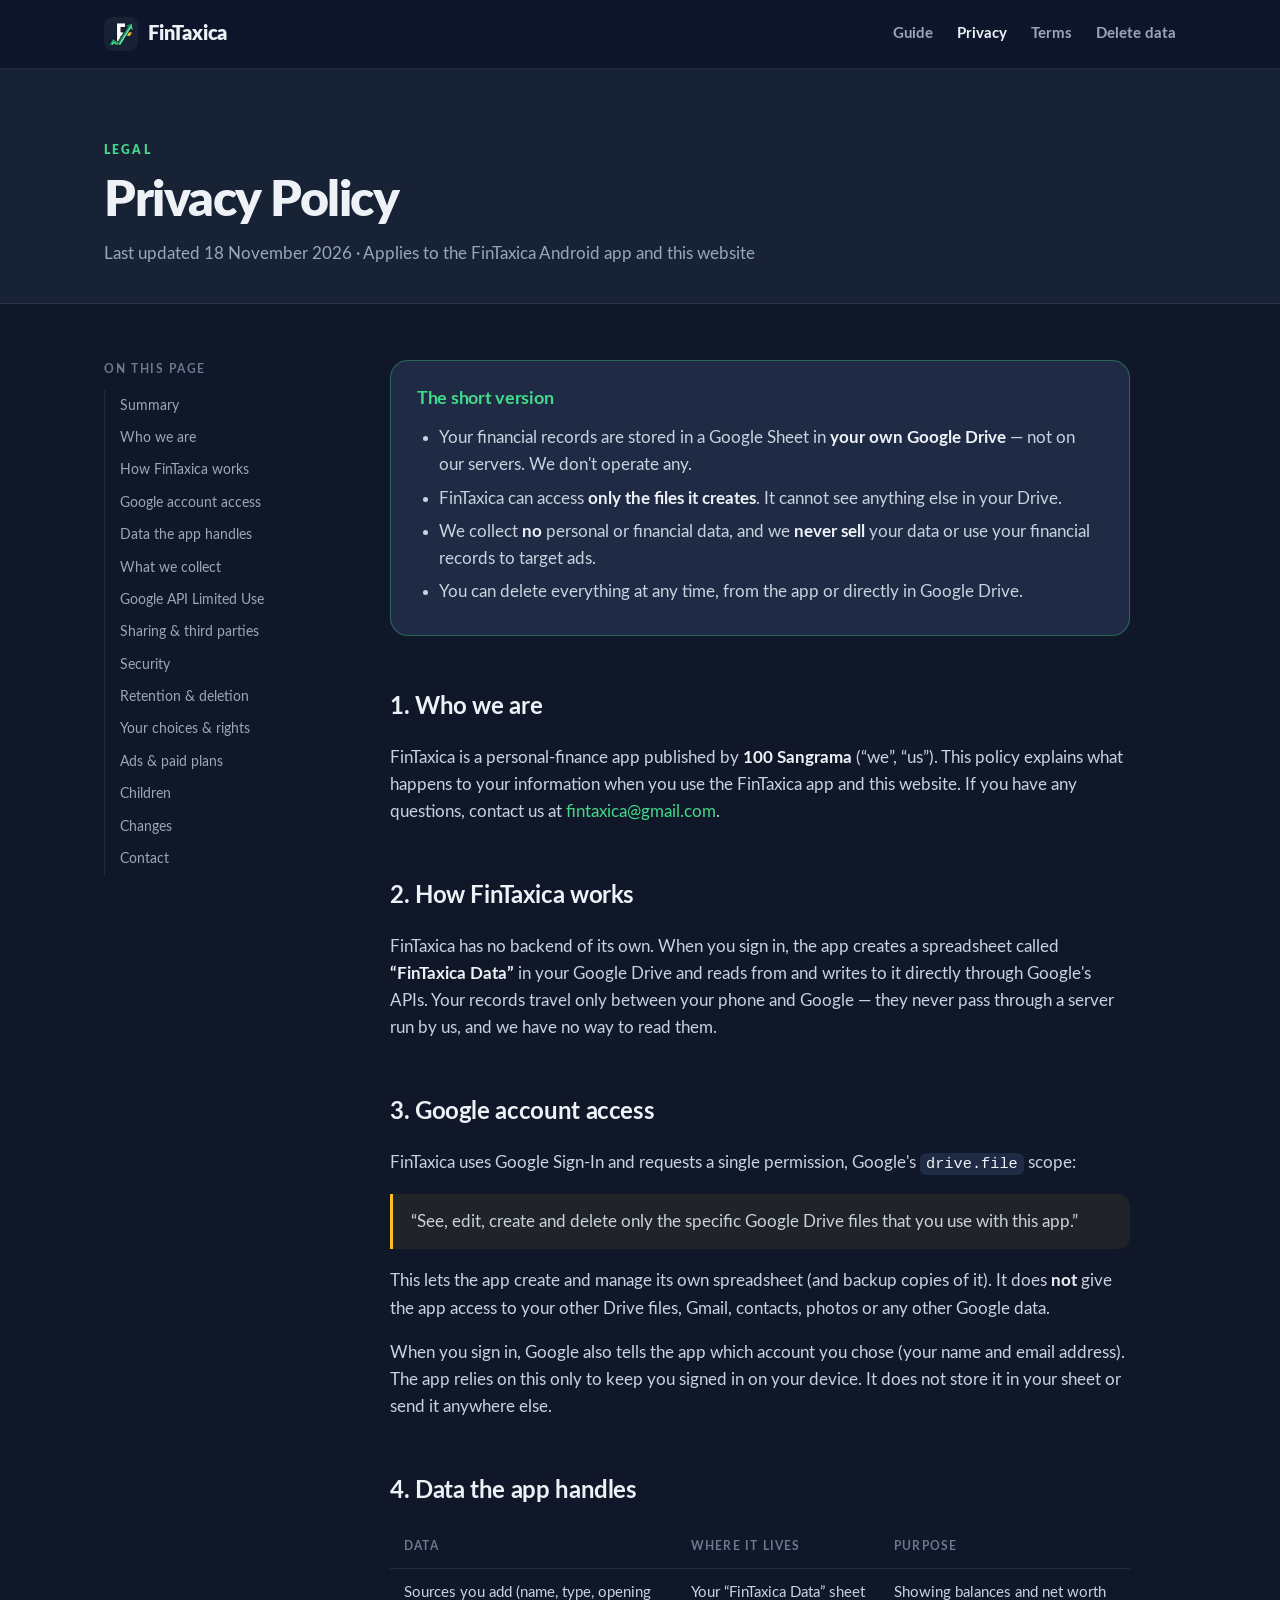
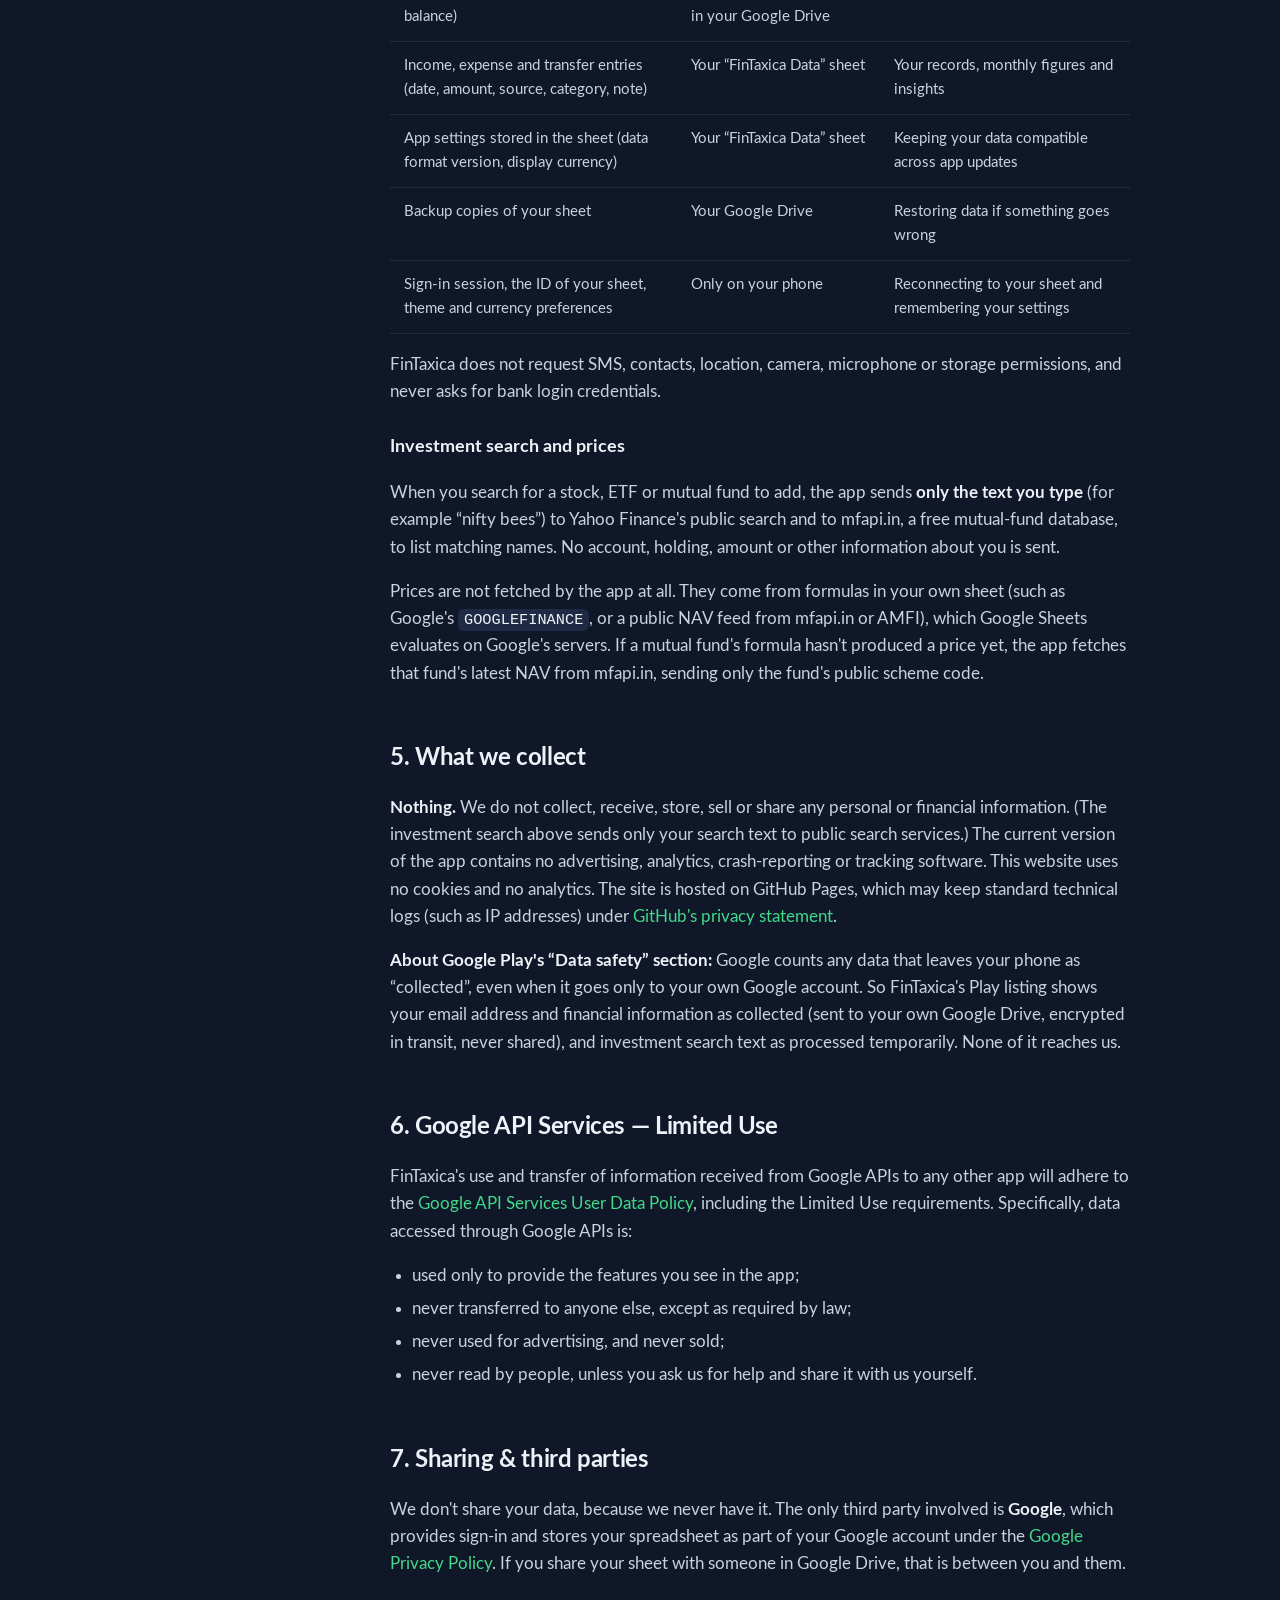
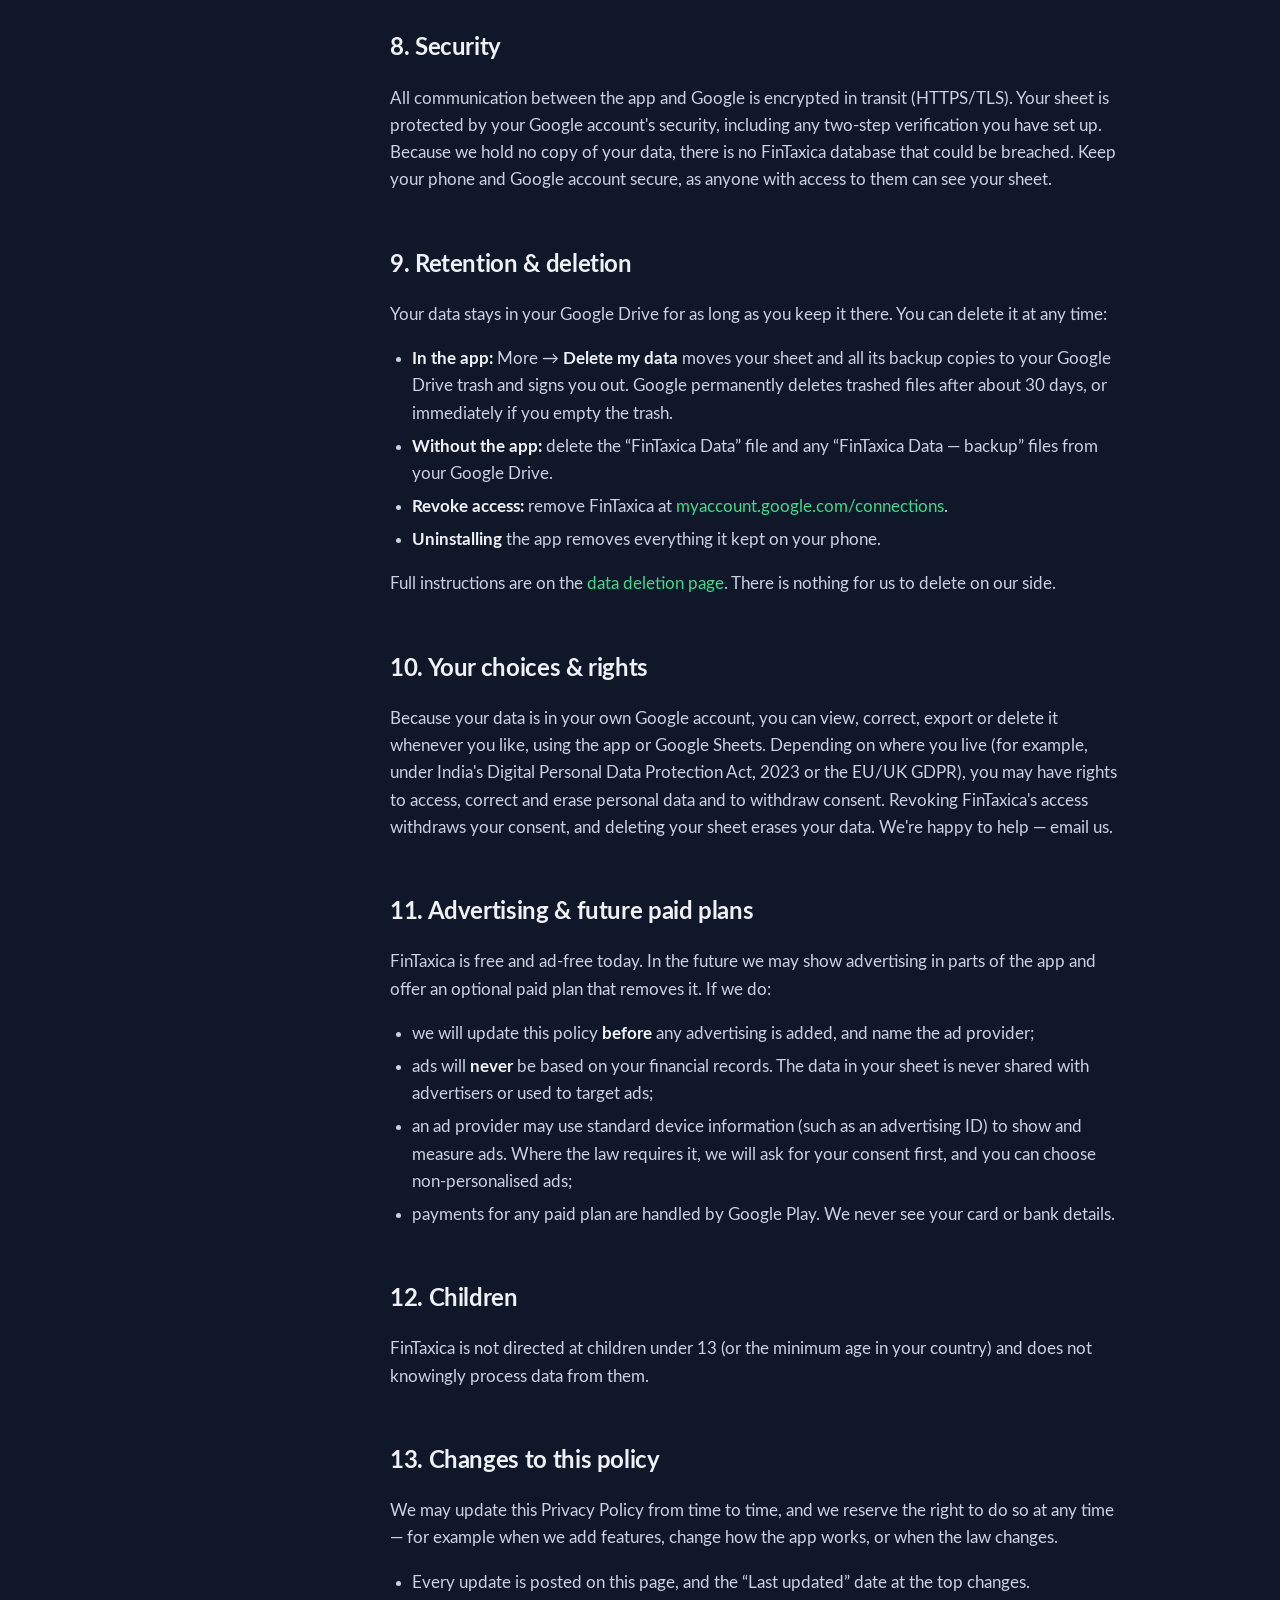
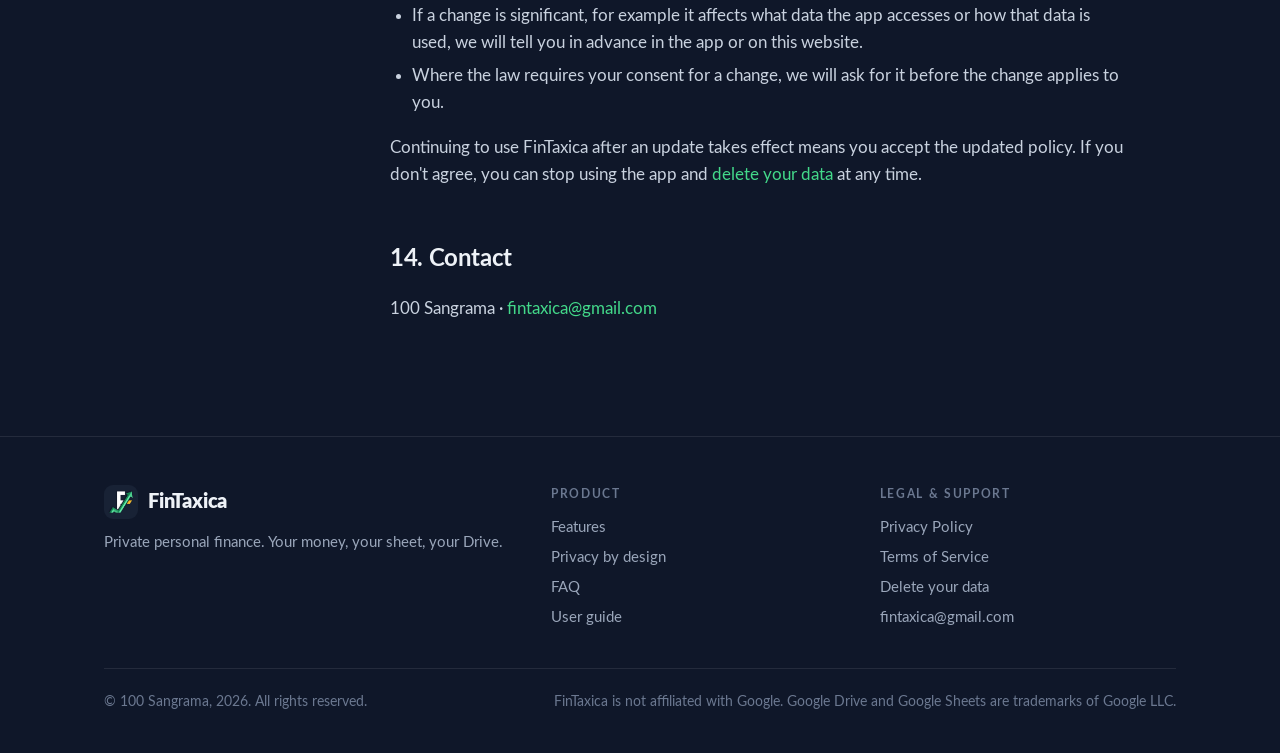
<file: privacy.html>
<!DOCTYPE html>
<html lang="en">
<head>
<meta charset="utf-8">
<meta name="viewport" content="width=device-width, initial-scale=1">
<title>Privacy Policy — FinTaxica</title>
<meta name="description" content="How FinTaxica handles your data: everything stays in a Google Sheet in your own Google Drive. We operate no servers and collect no personal data.">
<meta name="theme-color" content="#0F1729">
<link rel="icon" type="image/png" href="assets/favicon.png">
<link rel="apple-touch-icon" href="assets/apple-touch-icon.png">
<link rel="stylesheet" href="assets/style.css">
</head>
<body>

<header class="site-header">
  <div class="wrap">
    <a class="brand" href="./"><img src="assets/icon-512.png" alt="">FinTaxica</a>
    <nav class="nav" aria-label="Main">
      <a href="help.html">Guide</a>
      <a href="privacy.html" aria-current="page">Privacy</a>
      <a href="terms.html">Terms</a>
      <a href="delete-data.html">Delete data</a>
    </nav>
  </div>
</header>

<div class="doc-hero">
  <div class="wrap">
    <p class="eyebrow">Legal</p>
    <h1>Privacy Policy</h1>
    <p>Last updated 18 November 2026 · Applies to the FinTaxica Android app and this website</p>
  </div>
</div>

<div class="wrap doc">
  <aside class="toc" aria-label="On this page">
    <h4>On this page</h4>
    <ol>
      <li><a href="#summary">Summary</a></li>
      <li><a href="#who">Who we are</a></li>
      <li><a href="#how">How FinTaxica works</a></li>
      <li><a href="#google">Google account access</a></li>
      <li><a href="#data">Data the app handles</a></li>
      <li><a href="#collect">What we collect</a></li>
      <li><a href="#limited-use">Google API Limited Use</a></li>
      <li><a href="#sharing">Sharing &amp; third parties</a></li>
      <li><a href="#security">Security</a></li>
      <li><a href="#retention">Retention &amp; deletion</a></li>
      <li><a href="#rights">Your choices &amp; rights</a></li>
      <li><a href="#ads">Ads &amp; paid plans</a></li>
      <li><a href="#children">Children</a></li>
      <li><a href="#changes">Changes</a></li>
      <li><a href="#contact">Contact</a></li>
    </ol>
  </aside>

  <article class="prose">
    <div class="summary" id="summary">
      <h2>The short version</h2>
      <ul>
        <li>Your financial records are stored in a Google Sheet in <strong>your own Google Drive</strong> — not on our servers. We don't operate any.</li>
        <li>FinTaxica can access <strong>only the files it creates</strong>. It cannot see anything else in your Drive.</li>
        <li>We collect <strong>no</strong> personal or financial data, and we <strong>never sell</strong> your data or use your financial records to target ads.</li>
        <li>You can delete everything at any time, from the app or directly in Google Drive.</li>
      </ul>
    </div>

    <h2 id="who">1. Who we are</h2>
    <p>FinTaxica is a personal-finance app published by <strong>100&nbsp;Sangrama</strong> (“we”, “us”). This policy explains what happens to your information when you use the FinTaxica app and this website. If you have any questions, contact us at <a href="mailto:fintaxica@gmail.com">fintaxica@gmail.com</a>.</p>

    <h2 id="how">2. How FinTaxica works</h2>
    <p>FinTaxica has no backend of its own. When you sign in, the app creates a spreadsheet called <strong>“FinTaxica Data”</strong> in your Google Drive and reads from and writes to it directly through Google's APIs. Your records travel only between your phone and Google — they never pass through a server run by us, and we have no way to read them.</p>

    <h2 id="google">3. Google account access</h2>
    <p>FinTaxica uses Google Sign-In and requests a single permission, Google's <code>drive.file</code> scope:</p>
    <div class="callout"><p>“See, edit, create and delete only the specific Google Drive files that you use with this app.”</p></div>
    <p>This lets the app create and manage its own spreadsheet (and backup copies of it). It does <strong>not</strong> give the app access to your other Drive files, Gmail, contacts, photos or any other Google data.</p>
    <p>When you sign in, Google also tells the app which account you chose (your name and email address). The app relies on this only to keep you signed in on your device. It does not store it in your sheet or send it anywhere else.</p>

    <h2 id="data">4. Data the app handles</h2>
    <table class="table">
      <thead><tr><th>Data</th><th>Where it lives</th><th>Purpose</th></tr></thead>
      <tbody>
        <tr><td>Sources you add (name, type, opening balance)</td><td>Your “FinTaxica Data” sheet in your Google Drive</td><td>Showing balances and net worth</td></tr>
        <tr><td>Income, expense and transfer entries (date, amount, source, category, note)</td><td>Your “FinTaxica Data” sheet</td><td>Your records, monthly figures and insights</td></tr>
        <tr><td>App settings stored in the sheet (data format version, display currency)</td><td>Your “FinTaxica Data” sheet</td><td>Keeping your data compatible across app updates</td></tr>
        <tr><td>Backup copies of your sheet</td><td>Your Google Drive</td><td>Restoring data if something goes wrong</td></tr>
        <tr><td>Sign-in session, the ID of your sheet, theme and currency preferences</td><td>Only on your phone</td><td>Reconnecting to your sheet and remembering your settings</td></tr>
      </tbody>
    </table>
    <p>FinTaxica does not request SMS, contacts, location, camera, microphone or storage permissions, and never asks for bank login credentials.</p>

    <h3>Investment search and prices</h3>
    <p>When you search for a stock, ETF or mutual fund to add, the app sends <strong>only the text you type</strong> (for example “nifty bees”) to Yahoo Finance's public search and to mfapi.in, a free mutual-fund database, to list matching names. No account, holding, amount or other information about you is sent.</p>
    <p>Prices are not fetched by the app at all. They come from formulas in your own sheet (such as Google's <code>GOOGLEFINANCE</code>, or a public NAV feed from mfapi.in or AMFI), which Google Sheets evaluates on Google's servers. If a mutual fund's formula hasn't produced a price yet, the app fetches that fund's latest NAV from mfapi.in, sending only the fund's public scheme code.</p>

    <h2 id="collect">5. What we collect</h2>
    <p><strong>Nothing.</strong> We do not collect, receive, store, sell or share any personal or financial information. (The investment search above sends only your search text to public search services.) The current version of the app contains no advertising, analytics, crash-reporting or tracking software. This website uses no cookies and no analytics. The site is hosted on GitHub Pages, which may keep standard technical logs (such as IP addresses) under <a href="https://docs.github.com/en/site-policy/privacy-policies/github-general-privacy-statement">GitHub's privacy statement</a>.</p>
    <p><strong>About Google Play's “Data safety” section:</strong> Google counts any data that leaves your phone as “collected”, even when it goes only to your own Google account. So FinTaxica's Play listing shows your email address and financial information as collected (sent to your own Google Drive, encrypted in transit, never shared), and investment search text as processed temporarily. None of it reaches us.</p>

    <h2 id="limited-use">6. Google API Services — Limited Use</h2>
    <p>FinTaxica's use and transfer of information received from Google APIs to any other app will adhere to the <a href="https://developers.google.com/terms/api-services-user-data-policy">Google API Services User Data Policy</a>, including the Limited Use requirements. Specifically, data accessed through Google APIs is:</p>
    <ul>
      <li>used only to provide the features you see in the app;</li>
      <li>never transferred to anyone else, except as required by law;</li>
      <li>never used for advertising, and never sold;</li>
      <li>never read by people, unless you ask us for help and share it with us yourself.</li>
    </ul>

    <h2 id="sharing">7. Sharing &amp; third parties</h2>
    <p>We don't share your data, because we never have it. The only third party involved is <strong>Google</strong>, which provides sign-in and stores your spreadsheet as part of your Google account under the <a href="https://policies.google.com/privacy">Google Privacy Policy</a>. If you share your sheet with someone in Google Drive, that is between you and them.</p>

    <h2 id="security">8. Security</h2>
    <p>All communication between the app and Google is encrypted in transit (HTTPS/TLS). Your sheet is protected by your Google account's security, including any two-step verification you have set up. Because we hold no copy of your data, there is no FinTaxica database that could be breached. Keep your phone and Google account secure, as anyone with access to them can see your sheet.</p>

    <h2 id="retention">9. Retention &amp; deletion</h2>
    <p>Your data stays in your Google Drive for as long as you keep it there. You can delete it at any time:</p>
    <ul>
      <li><strong>In the app:</strong> More → <strong>Delete my data</strong> moves your sheet and all its backup copies to your Google Drive trash and signs you out. Google permanently deletes trashed files after about 30 days, or immediately if you empty the trash.</li>
      <li><strong>Without the app:</strong> delete the “FinTaxica Data” file and any “FinTaxica Data — backup” files from your Google Drive.</li>
      <li><strong>Revoke access:</strong> remove FinTaxica at <a href="https://myaccount.google.com/connections">myaccount.google.com/connections</a>.</li>
      <li><strong>Uninstalling</strong> the app removes everything it kept on your phone.</li>
    </ul>
    <p>Full instructions are on the <a href="delete-data.html">data deletion page</a>. There is nothing for us to delete on our side.</p>

    <h2 id="rights">10. Your choices &amp; rights</h2>
    <p>Because your data is in your own Google account, you can view, correct, export or delete it whenever you like, using the app or Google Sheets. Depending on where you live (for example, under India's Digital Personal Data Protection Act, 2023 or the EU/UK GDPR), you may have rights to access, correct and erase personal data and to withdraw consent. Revoking FinTaxica's access withdraws your consent, and deleting your sheet erases your data. We're happy to help — email us.</p>

    <h2 id="ads">11. Advertising &amp; future paid plans</h2>
    <p>FinTaxica is free and ad-free today. In the future we may show advertising in parts of the app and offer an optional paid plan that removes it. If we do:</p>
    <ul>
      <li>we will update this policy <strong>before</strong> any advertising is added, and name the ad provider;</li>
      <li>ads will <strong>never</strong> be based on your financial records. The data in your sheet is never shared with advertisers or used to target ads;</li>
      <li>an ad provider may use standard device information (such as an advertising ID) to show and measure ads. Where the law requires it, we will ask for your consent first, and you can choose non-personalised ads;</li>
      <li>payments for any paid plan are handled by Google Play. We never see your card or bank details.</li>
    </ul>

    <h2 id="children">12. Children</h2>
    <p>FinTaxica is not directed at children under 13 (or the minimum age in your country) and does not knowingly process data from them.</p>

    <h2 id="changes">13. Changes to this policy</h2>
    <p>We may update this Privacy Policy from time to time, and we reserve the right to do so at any time — for example when we add features, change how the app works, or when the law changes.</p>
    <ul>
      <li>Every update is posted on this page, and the “Last updated” date at the top changes.</li>
      <li>If a change is significant, for example it affects what data the app accesses or how that data is used, we will tell you in advance in the app or on this website.</li>
      <li>Where the law requires your consent for a change, we will ask for it before the change applies to you.</li>
    </ul>
    <p>Continuing to use FinTaxica after an update takes effect means you accept the updated policy. If you don't agree, you can stop using the app and <a href="delete-data.html">delete your data</a> at any time.</p>

    <h2 id="contact">14. Contact</h2>
    <p>100&nbsp;Sangrama · <a href="mailto:fintaxica@gmail.com">fintaxica@gmail.com</a></p>
  </article>
</div>

<footer class="site-footer">
  <div class="wrap">
    <div>
      <a class="brand" href="./"><img src="assets/icon-512.png" alt="">FinTaxica</a>
      <p class="muted" style="margin:12px 0 0;max-width:30em">Private personal finance. Your money, your sheet, your Drive.</p>
    </div>
    <div>
      <h4>Product</h4>
      <ul><li><a href="./#features">Features</a></li><li><a href="./#privacy">Privacy by design</a></li><li><a href="./#faq">FAQ</a></li><li><a href="help.html">User guide</a></li></ul>
    </div>
    <div>
      <h4>Legal &amp; support</h4>
      <ul><li><a href="privacy.html">Privacy Policy</a></li><li><a href="terms.html">Terms of Service</a></li><li><a href="delete-data.html">Delete your data</a></li><li><a href="mailto:fintaxica@gmail.com">fintaxica@gmail.com</a></li></ul>
    </div>
    <div class="legal"><span>© 100&nbsp;Sangrama, 2026. All rights reserved.</span><span>FinTaxica is not affiliated with Google. Google Drive and Google Sheets are trademarks of Google LLC.</span></div>
  </div>
</footer>
</body>
</html>
</file>
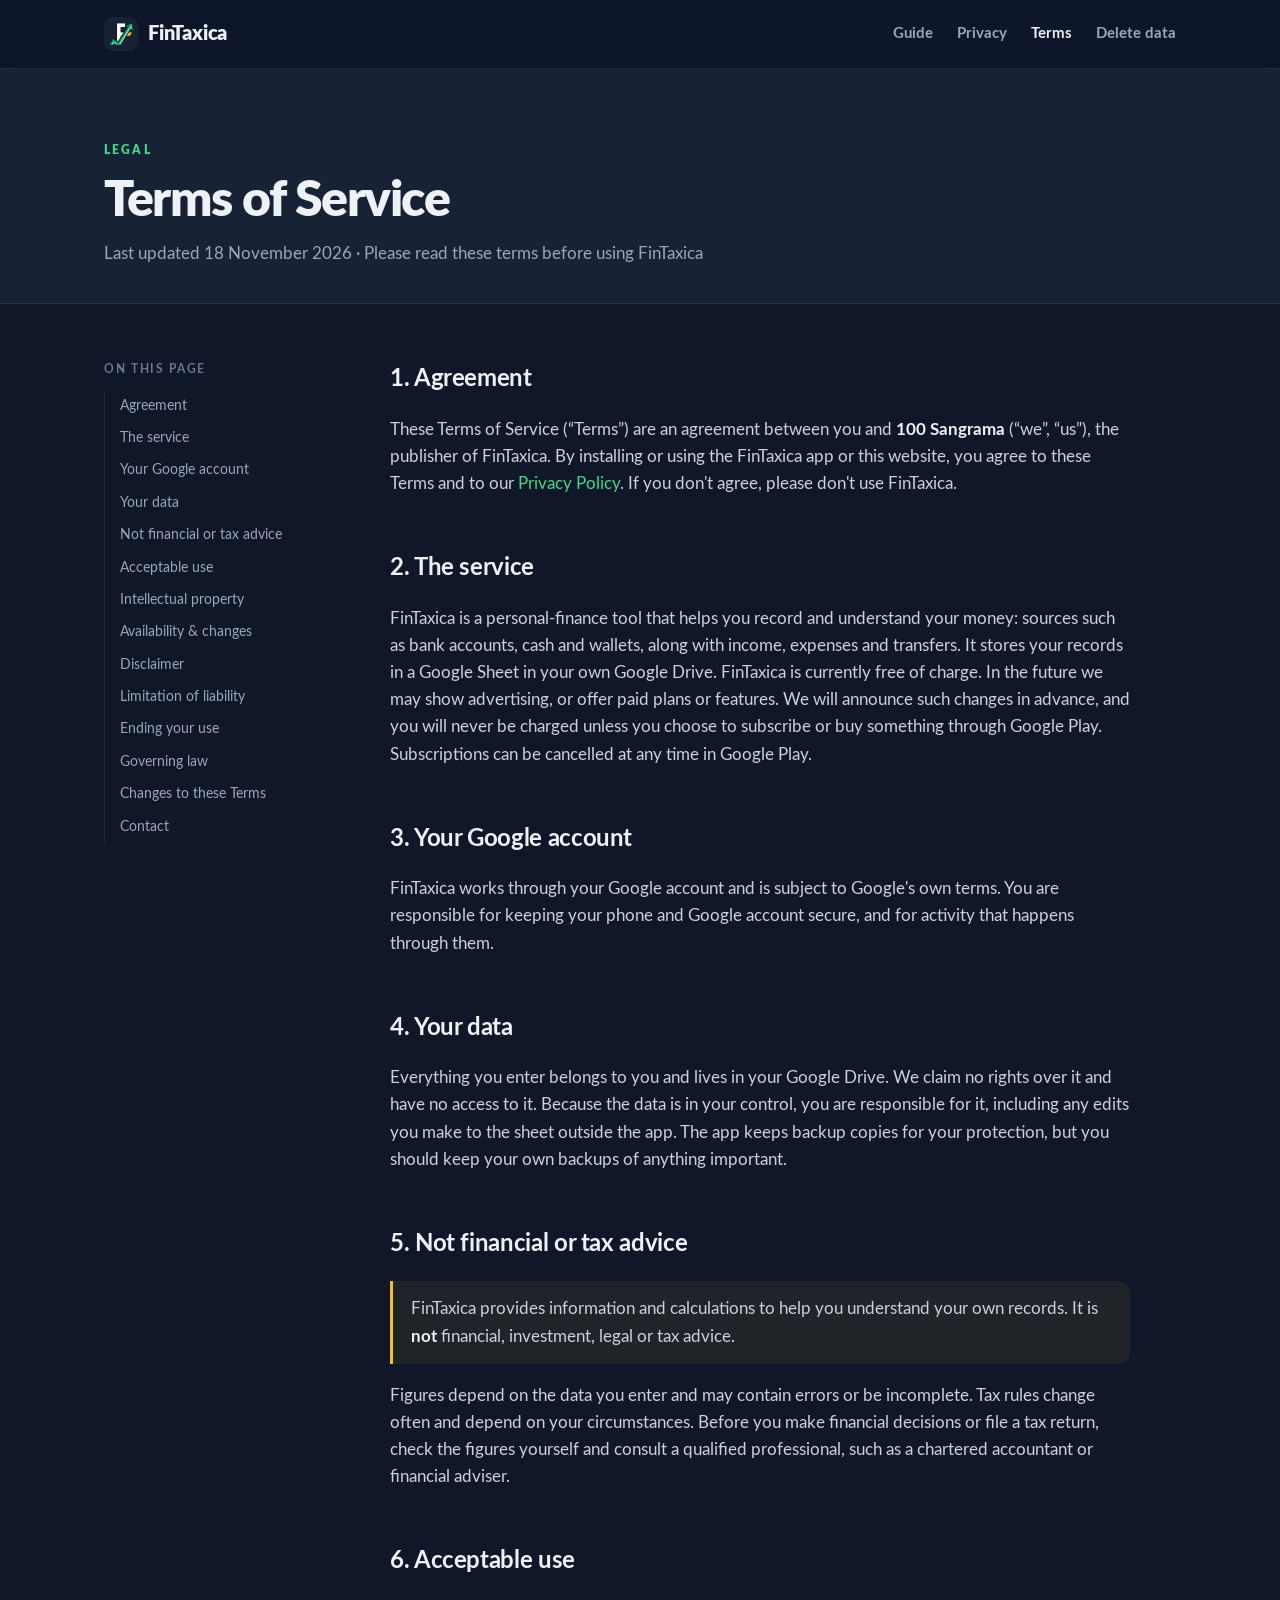
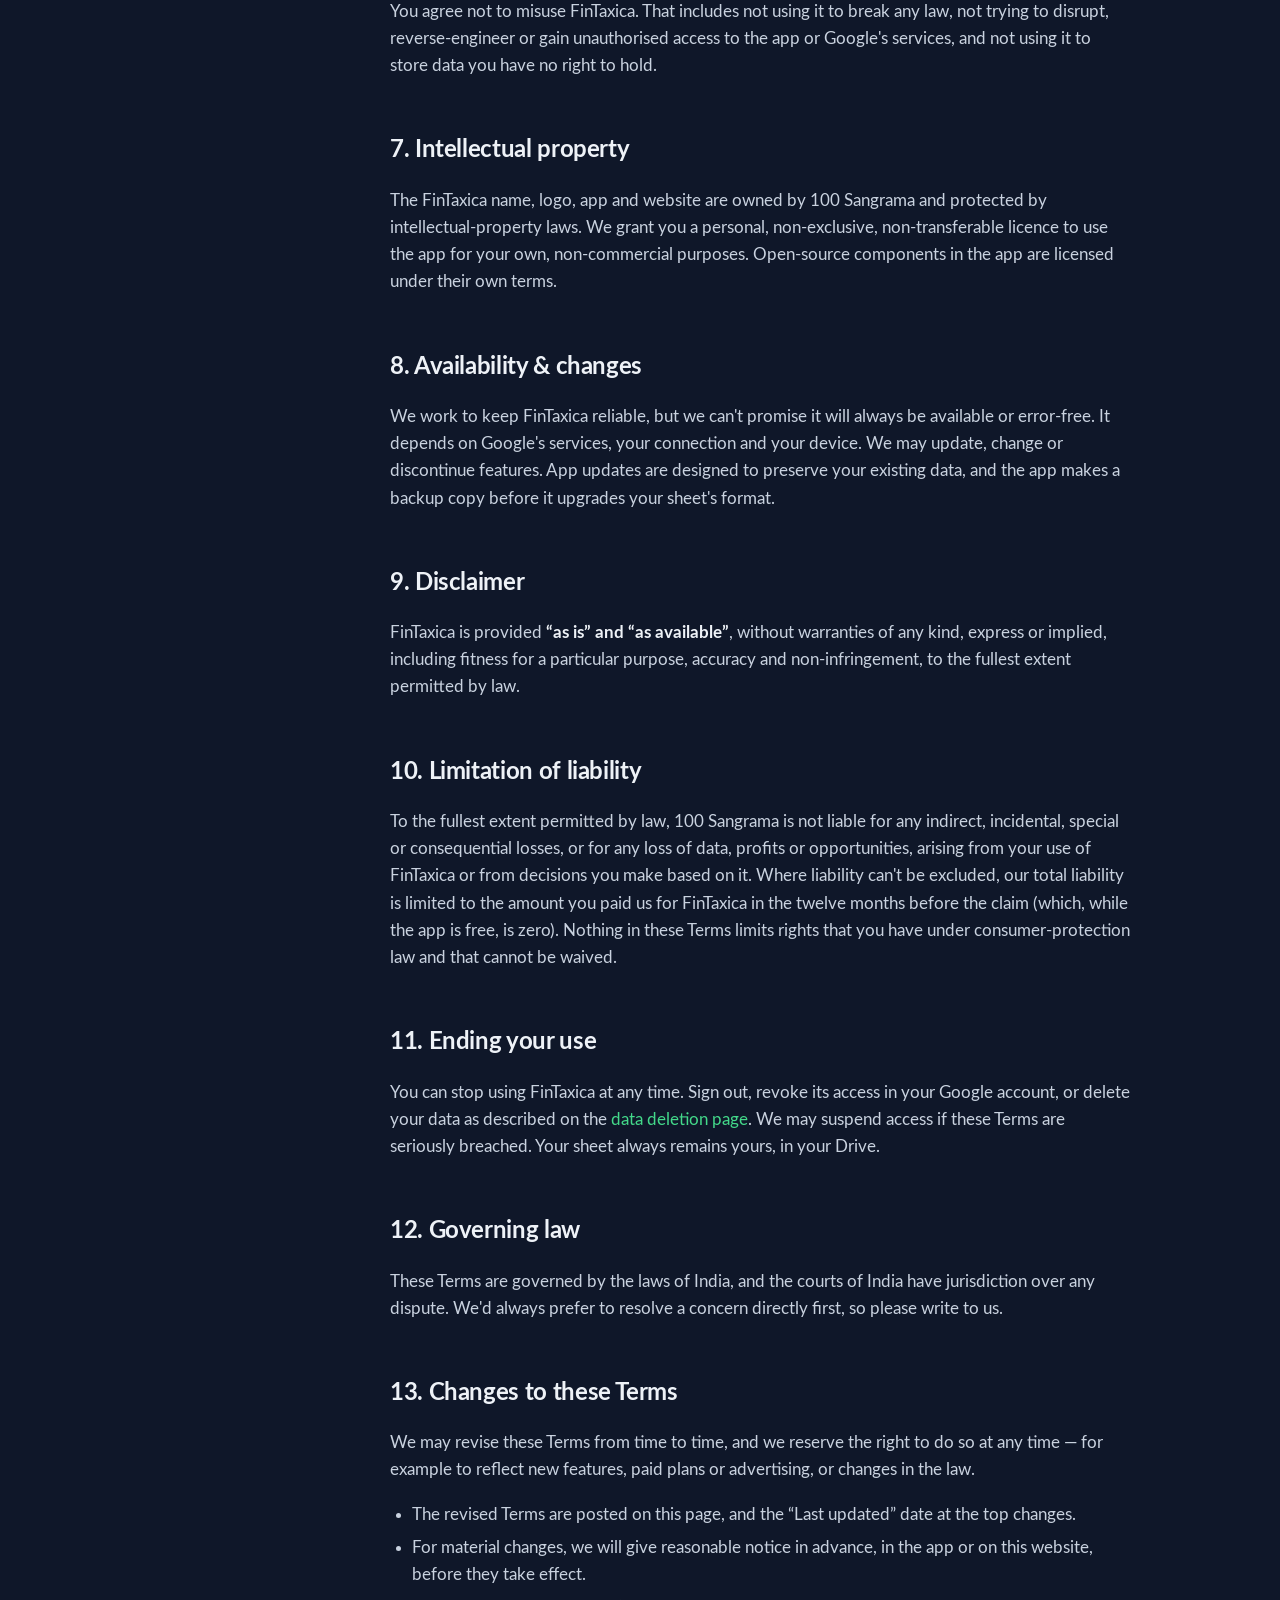
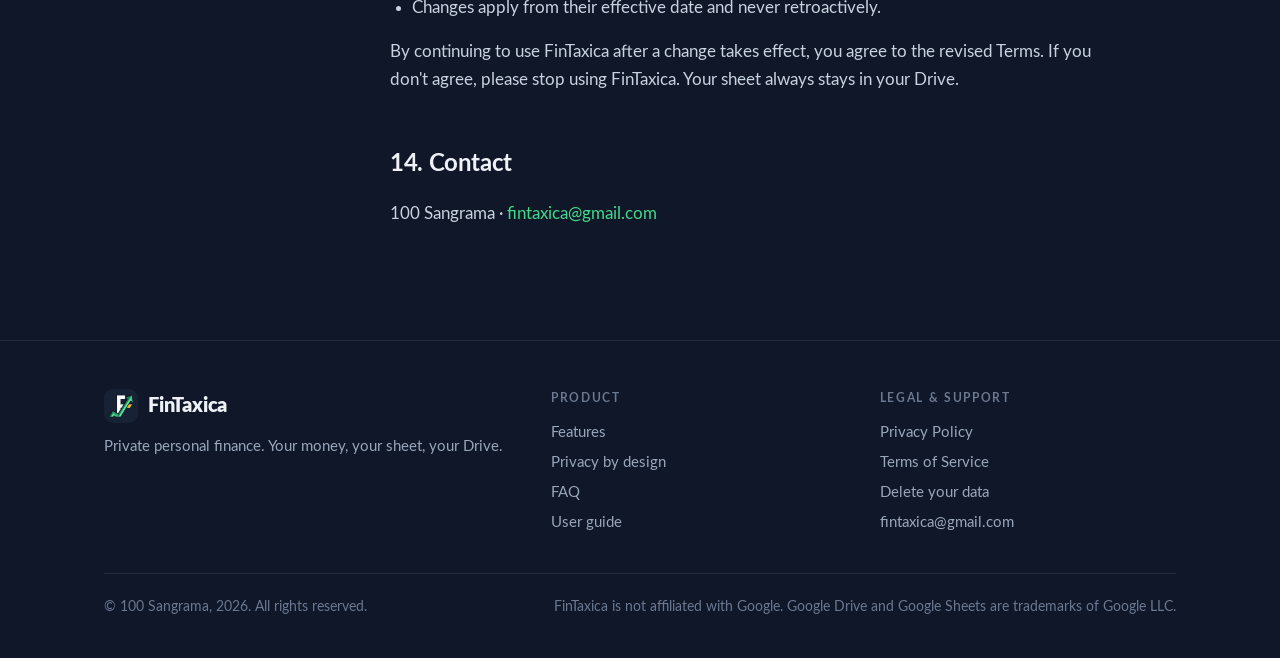
<file: terms.html>
<!DOCTYPE html>
<html lang="en">
<head>
<meta charset="utf-8">
<meta name="viewport" content="width=device-width, initial-scale=1">
<title>Terms of Service — FinTaxica</title>
<meta name="description" content="The terms for using the FinTaxica personal-finance app.">
<meta name="theme-color" content="#0F1729">
<link rel="icon" type="image/png" href="assets/favicon.png">
<link rel="apple-touch-icon" href="assets/apple-touch-icon.png">
<link rel="stylesheet" href="assets/style.css">
</head>
<body>

<header class="site-header">
  <div class="wrap">
    <a class="brand" href="./"><img src="assets/icon-512.png" alt="">FinTaxica</a>
    <nav class="nav" aria-label="Main">
      <a href="help.html">Guide</a>
      <a href="privacy.html">Privacy</a>
      <a href="terms.html" aria-current="page">Terms</a>
      <a href="delete-data.html">Delete data</a>
    </nav>
  </div>
</header>

<div class="doc-hero">
  <div class="wrap">
    <p class="eyebrow">Legal</p>
    <h1>Terms of Service</h1>
    <p>Last updated 18 November 2026 · Please read these terms before using FinTaxica</p>
  </div>
</div>

<div class="wrap doc">
  <aside class="toc" aria-label="On this page">
    <h4>On this page</h4>
    <ol>
      <li><a href="#agreement">Agreement</a></li>
      <li><a href="#service">The service</a></li>
      <li><a href="#account">Your Google account</a></li>
      <li><a href="#data">Your data</a></li>
      <li><a href="#advice">Not financial or tax advice</a></li>
      <li><a href="#use">Acceptable use</a></li>
      <li><a href="#ip">Intellectual property</a></li>
      <li><a href="#availability">Availability &amp; changes</a></li>
      <li><a href="#warranty">Disclaimer</a></li>
      <li><a href="#liability">Limitation of liability</a></li>
      <li><a href="#termination">Ending your use</a></li>
      <li><a href="#law">Governing law</a></li>
      <li><a href="#changes">Changes to these Terms</a></li>
      <li><a href="#contact">Contact</a></li>
    </ol>
  </aside>

  <article class="prose">
    <h2 id="agreement">1. Agreement</h2>
    <p>These Terms of Service (“Terms”) are an agreement between you and <strong>100&nbsp;Sangrama</strong> (“we”, “us”), the publisher of FinTaxica. By installing or using the FinTaxica app or this website, you agree to these Terms and to our <a href="privacy.html">Privacy Policy</a>. If you don't agree, please don't use FinTaxica.</p>

    <h2 id="service">2. The service</h2>
    <p>FinTaxica is a personal-finance tool that helps you record and understand your money: sources such as bank accounts, cash and wallets, along with income, expenses and transfers. It stores your records in a Google Sheet in your own Google Drive. FinTaxica is currently free of charge. In the future we may show advertising, or offer paid plans or features. We will announce such changes in advance, and you will never be charged unless you choose to subscribe or buy something through Google Play. Subscriptions can be cancelled at any time in Google Play.</p>

    <h2 id="account">3. Your Google account</h2>
    <p>FinTaxica works through your Google account and is subject to Google's own terms. You are responsible for keeping your phone and Google account secure, and for activity that happens through them.</p>

    <h2 id="data">4. Your data</h2>
    <p>Everything you enter belongs to you and lives in your Google Drive. We claim no rights over it and have no access to it. Because the data is in your control, you are responsible for it, including any edits you make to the sheet outside the app. The app keeps backup copies for your protection, but you should keep your own backups of anything important.</p>

    <h2 id="advice">5. Not financial or tax advice</h2>
    <div class="callout"><p>FinTaxica provides information and calculations to help you understand your own records. It is <strong>not</strong> financial, investment, legal or tax advice.</p></div>
    <p>Figures depend on the data you enter and may contain errors or be incomplete. Tax rules change often and depend on your circumstances. Before you make financial decisions or file a tax return, check the figures yourself and consult a qualified professional, such as a chartered accountant or financial adviser.</p>

    <h2 id="use">6. Acceptable use</h2>
    <p>You agree not to misuse FinTaxica. That includes not using it to break any law, not trying to disrupt, reverse-engineer or gain unauthorised access to the app or Google's services, and not using it to store data you have no right to hold.</p>

    <h2 id="ip">7. Intellectual property</h2>
    <p>The FinTaxica name, logo, app and website are owned by 100&nbsp;Sangrama and protected by intellectual-property laws. We grant you a personal, non-exclusive, non-transferable licence to use the app for your own, non-commercial purposes. Open-source components in the app are licensed under their own terms.</p>

    <h2 id="availability">8. Availability &amp; changes</h2>
    <p>We work to keep FinTaxica reliable, but we can't promise it will always be available or error-free. It depends on Google's services, your connection and your device. We may update, change or discontinue features. App updates are designed to preserve your existing data, and the app makes a backup copy before it upgrades your sheet's format.</p>

    <h2 id="warranty">9. Disclaimer</h2>
    <p>FinTaxica is provided <strong>“as is” and “as available”</strong>, without warranties of any kind, express or implied, including fitness for a particular purpose, accuracy and non-infringement, to the fullest extent permitted by law.</p>

    <h2 id="liability">10. Limitation of liability</h2>
    <p>To the fullest extent permitted by law, 100&nbsp;Sangrama is not liable for any indirect, incidental, special or consequential losses, or for any loss of data, profits or opportunities, arising from your use of FinTaxica or from decisions you make based on it. Where liability can't be excluded, our total liability is limited to the amount you paid us for FinTaxica in the twelve months before the claim (which, while the app is free, is zero). Nothing in these Terms limits rights that you have under consumer-protection law and that cannot be waived.</p>

    <h2 id="termination">11. Ending your use</h2>
    <p>You can stop using FinTaxica at any time. Sign out, revoke its access in your Google account, or delete your data as described on the <a href="delete-data.html">data deletion page</a>. We may suspend access if these Terms are seriously breached. Your sheet always remains yours, in your Drive.</p>

    <h2 id="law">12. Governing law</h2>
    <p>These Terms are governed by the laws of India, and the courts of India have jurisdiction over any dispute. We'd always prefer to resolve a concern directly first, so please write to us.</p>

    <h2 id="changes">13. Changes to these Terms</h2>
    <p>We may revise these Terms from time to time, and we reserve the right to do so at any time — for example to reflect new features, paid plans or advertising, or changes in the law.</p>
    <ul>
      <li>The revised Terms are posted on this page, and the “Last updated” date at the top changes.</li>
      <li>For material changes, we will give reasonable notice in advance, in the app or on this website, before they take effect.</li>
      <li>Changes apply from their effective date and never retroactively.</li>
    </ul>
    <p>By continuing to use FinTaxica after a change takes effect, you agree to the revised Terms. If you don't agree, please stop using FinTaxica. Your sheet always stays in your Drive.</p>

    <h2 id="contact">14. Contact</h2>
    <p>100&nbsp;Sangrama · <a href="mailto:fintaxica@gmail.com">fintaxica@gmail.com</a></p>
  </article>
</div>

<footer class="site-footer">
  <div class="wrap">
    <div>
      <a class="brand" href="./"><img src="assets/icon-512.png" alt="">FinTaxica</a>
      <p class="muted" style="margin:12px 0 0;max-width:30em">Private personal finance. Your money, your sheet, your Drive.</p>
    </div>
    <div>
      <h4>Product</h4>
      <ul><li><a href="./#features">Features</a></li><li><a href="./#privacy">Privacy by design</a></li><li><a href="./#faq">FAQ</a></li><li><a href="help.html">User guide</a></li></ul>
    </div>
    <div>
      <h4>Legal &amp; support</h4>
      <ul><li><a href="privacy.html">Privacy Policy</a></li><li><a href="terms.html">Terms of Service</a></li><li><a href="delete-data.html">Delete your data</a></li><li><a href="mailto:fintaxica@gmail.com">fintaxica@gmail.com</a></li></ul>
    </div>
    <div class="legal"><span>© 100&nbsp;Sangrama, 2026. All rights reserved.</span><span>FinTaxica is not affiliated with Google. Google Drive and Google Sheets are trademarks of Google LLC.</span></div>
  </div>
</footer>
</body>
</html>
</file>
<file: assets/style.css>
/* FinTaxica — site styles. Palette mirrors the app (lib/theme.dart Brand). */
@font-face { font-family: Lato; font-weight: 400; font-display: swap; src: url(fonts/Lato-Regular.woff) format('woff'); }
@font-face { font-family: Lato; font-weight: 500; font-display: swap; src: url(fonts/Lato-Medium.woff) format('woff'); }
@font-face { font-family: Lato; font-weight: 700; font-display: swap; src: url(fonts/Lato-Bold.woff) format('woff'); }
@font-face { font-family: Lato; font-weight: 900; font-display: swap; src: url(fonts/Lato-Black.woff) format('woff'); }

:root {
  --navy-deep: #0F1729;
  --navy: #182235;
  --navy-raised: #1F2B44;
  --line: rgba(238, 242, 247, .09);
  --line-strong: rgba(238, 242, 247, .16);
  --mint: #43D98A;
  --emerald: #1F9D63;
  --emerald-deep: #1B8A58;
  --gold: #FBBF24;
  --text: #EEF2F7;
  --muted: #9AA6BA;
  --faint: #6B7890;
  --radius: 18px;
  --wrap: 1120px;
  color-scheme: dark;
}

* { box-sizing: border-box; }
html { scroll-behavior: smooth; -webkit-text-size-adjust: 100%; }
body {
  margin: 0;
  font-family: Lato, system-ui, -apple-system, 'Segoe UI', Roboto, sans-serif;
  font-size: 17px;
  line-height: 1.6;
  color: var(--text);
  background: var(--navy-deep);
  -webkit-font-smoothing: antialiased;
}
img { max-width: 100%; display: block; }
a { color: var(--mint); text-decoration: none; }
a:hover { text-decoration: underline; text-underline-offset: 3px; }
:focus-visible { outline: 2px solid var(--mint); outline-offset: 3px; border-radius: 6px; }

.wrap { max-width: var(--wrap); margin: 0 auto; padding: 0 24px; }
.eyebrow {
  font-size: 12px; font-weight: 900; letter-spacing: .18em;
  text-transform: uppercase; color: var(--mint); margin: 0 0 14px;
}
.muted { color: var(--muted); }

/* ---------- header ---------- */
.site-header {
  position: sticky; top: 0; z-index: 20;
  background: rgba(15, 23, 41, .78);
  backdrop-filter: saturate(140%) blur(14px);
  -webkit-backdrop-filter: saturate(140%) blur(14px);
  border-bottom: 1px solid var(--line);
}
.site-header .wrap { display: flex; align-items: center; gap: 28px; height: 68px; }
.brand { display: flex; align-items: center; gap: 10px; color: var(--text); font-weight: 900; font-size: 20px; letter-spacing: -.01em; }
.brand:hover { text-decoration: none; }
.brand img { width: 34px; height: 34px; border-radius: 9px; }
.nav { display: flex; gap: 24px; margin-left: auto; align-items: center; }
.nav a { color: var(--muted); font-weight: 700; font-size: 15px; }
.nav a:hover, .nav a[aria-current] { color: var(--text); text-decoration: none; }

/* ---------- buttons ---------- */
.btn {
  display: inline-flex; align-items: center; justify-content: center; gap: 10px;
  padding: 14px 24px; border-radius: 14px; font-weight: 900; font-size: 16px;
  border: 1px solid transparent; transition: transform .15s ease, background .15s ease, border-color .15s ease;
}
.btn:hover { text-decoration: none; transform: translateY(-1px); }
.btn-primary { background: var(--mint); color: var(--navy-deep); }
.btn-primary:hover { background: #5be39b; }
.btn-ghost { color: var(--text); border-color: var(--line-strong); }
.btn-ghost:hover { border-color: var(--mint); }
.btn-sm { padding: 9px 16px; font-size: 14px; border-radius: 11px; }

/* ---------- hero ---------- */
.hero { position: relative; overflow: hidden; padding: 88px 0 96px; }
.hero::before, .hero::after {
  content: ''; position: absolute; border-radius: 50%; filter: blur(90px); pointer-events: none;
}
.hero::before { width: 560px; height: 560px; right: -120px; top: -160px; background: rgba(67, 217, 138, .16); }
.hero::after { width: 420px; height: 420px; left: -180px; bottom: -220px; background: rgba(251, 191, 36, .08); }
.hero .wrap { position: relative; display: grid; grid-template-columns: 1.1fr .9fr; gap: 56px; align-items: center; }
.hero h1 { font-size: clamp(42px, 6vw, 68px); line-height: 1.04; letter-spacing: -.035em; font-weight: 900; margin: 0 0 22px; }
.hero h1 .accent { color: var(--mint); }
.hero .lede { font-size: 20px; color: var(--muted); max-width: 33em; margin: 0 0 34px; }
.hero .cta { display: flex; flex-wrap: wrap; gap: 14px; }
.hero .note { margin-top: 18px; font-size: 14px; color: var(--faint); }

/* phone mock (illustrative sample data, no real user data) */
.phone {
  width: 300px; margin: 0 auto; padding: 12px; border-radius: 44px;
  background: linear-gradient(160deg, #2a3755, #121b2e);
  box-shadow: 0 40px 80px rgba(0, 0, 0, .45), inset 0 0 0 1px rgba(255, 255, 255, .08);
}
.screen { border-radius: 34px; background: var(--navy-deep); padding: 22px 16px 18px; overflow: hidden; }
.screen .top { display: flex; align-items: center; gap: 8px; font-weight: 900; font-size: 15px; margin-bottom: 14px; }
.screen .top img { width: 24px; height: 24px; border-radius: 7px; }
.hero-card {
  border-radius: 20px; padding: 16px; background: linear-gradient(150deg, #22314f, var(--navy));
  border: 1px solid var(--line);
}
.hero-card .lbl { font-size: 9px; letter-spacing: .16em; font-weight: 900; color: var(--muted); }
.hero-card .big { font-size: 30px; font-weight: 900; letter-spacing: -.02em; margin: 2px 0; }
.hero-card .sub { font-size: 11px; color: var(--mint); font-weight: 700; }
.hero-card .acts { display: grid; grid-template-columns: repeat(3, 1fr); gap: 6px; margin-top: 12px; }
.hero-card .acts span { font-size: 10px; font-weight: 900; text-align: center; padding: 8px 0; border-radius: 10px; }
.a-exp { background: rgba(248, 113, 113, .16); color: #fca5a5; }
.a-inc { background: rgba(67, 217, 138, .16); color: var(--mint); }
.a-trf { background: rgba(251, 191, 36, .16); color: var(--gold); }
.kpis { display: grid; grid-template-columns: 1fr 1fr; gap: 8px; margin-top: 10px; }
.kpi { background: var(--navy); border: 1px solid var(--line); border-radius: 14px; padding: 10px 11px; }
.kpi .k { font-size: 9px; color: var(--muted); font-weight: 700; }
.kpi .v { font-size: 15px; font-weight: 900; }
.kpi .d { font-size: 9px; font-weight: 700; color: var(--mint); }
.tiles { display: grid; grid-template-columns: repeat(3, 1fr); gap: 7px; margin-top: 10px; }
.tile { border-radius: 13px; padding: 9px 8px; border: 1px solid var(--line); background: var(--navy); }
.tile i { display: block; width: 18px; height: 18px; border-radius: 6px; margin-bottom: 6px; }
.tile b { display: block; font-size: 10px; }
.tile small { font-size: 10px; color: var(--muted); font-weight: 700; }

/* ---------- sections ---------- */
section { padding: 96px 0; }
.section-alt { background: var(--navy); border-top: 1px solid var(--line); border-bottom: 1px solid var(--line); }
.section-head { max-width: 680px; margin-bottom: 52px; }
.section-head h2 { font-size: clamp(30px, 4vw, 42px); line-height: 1.12; letter-spacing: -.025em; font-weight: 900; margin: 0 0 14px; }
.section-head p { font-size: 18px; color: var(--muted); margin: 0; }

.trust { padding: 0; border-top: 1px solid var(--line); border-bottom: 1px solid var(--line); background: rgba(24, 34, 53, .6); }
.trust ul { list-style: none; margin: 0; padding: 22px 0; display: grid; grid-template-columns: repeat(4, 1fr); gap: 16px; }
.trust li { display: flex; align-items: center; gap: 10px; font-size: 15px; font-weight: 700; color: var(--muted); }
.trust svg { flex: none; color: var(--mint); }

.grid { display: grid; grid-template-columns: repeat(3, 1fr); gap: 18px; }
.card {
  background: var(--navy-raised); border: 1px solid var(--line); border-radius: var(--radius); padding: 26px;
}
.section-alt .card { background: var(--navy-deep); }
.card h3 { font-size: 19px; margin: 16px 0 8px; letter-spacing: -.01em; }
.card p { margin: 0; color: var(--muted); font-size: 16px; }
.ico {
  width: 46px; height: 46px; border-radius: 13px; display: grid; place-items: center;
  background: rgba(67, 217, 138, .12); color: var(--mint);
}
.ico.gold { background: rgba(251, 191, 36, .12); color: var(--gold); }

.steps { counter-reset: step; display: grid; grid-template-columns: repeat(3, 1fr); gap: 18px; }
.step { position: relative; padding-top: 58px; }
.step::before {
  counter-increment: step; content: counter(step);
  position: absolute; top: 0; left: 0; width: 42px; height: 42px; border-radius: 50%;
  display: grid; place-items: center; font-weight: 900; color: var(--navy-deep); background: var(--mint);
}
.step h3 { margin: 0 0 8px; font-size: 20px; }
.step p { margin: 0; color: var(--muted); }

.compare { display: grid; grid-template-columns: 1fr 1fr; gap: 18px; }
.compare .card h3 { margin-top: 0; }
.compare ul { list-style: none; padding: 0; margin: 14px 0 0; }
.compare li { padding: 10px 0 10px 30px; position: relative; color: var(--muted); border-top: 1px solid var(--line); }
.compare li:first-child { border-top: 0; }
.compare li::before { position: absolute; left: 0; top: 9px; font-weight: 900; }
.compare .them li::before { content: '–'; color: var(--faint); }
.compare .us { border-color: rgba(67, 217, 138, .45); box-shadow: 0 0 0 1px rgba(67, 217, 138, .15) inset; }
.compare .us li { color: var(--text); }
.compare .us li::before { content: '✓'; color: var(--mint); }

.roadmap .card { position: relative; }
.pill {
  display: inline-block; font-size: 11px; font-weight: 900; letter-spacing: .1em; text-transform: uppercase;
  padding: 4px 10px; border-radius: 999px; background: rgba(251, 191, 36, .14); color: var(--gold);
}
.pill.live { background: rgba(67, 217, 138, .14); color: var(--mint); }

.faq { max-width: 820px; }
.faq details { border-bottom: 1px solid var(--line); padding: 4px 0; }
.faq summary {
  cursor: pointer; list-style: none; padding: 18px 40px 18px 0; position: relative;
  font-weight: 700; font-size: 18px;
}
.faq summary::-webkit-details-marker { display: none; }
.faq summary::after {
  content: '+'; position: absolute; right: 4px; top: 12px; font-size: 26px; font-weight: 400; color: var(--mint);
  transition: transform .2s ease;
}
.faq details[open] summary::after { transform: rotate(45deg); }
.faq details p { margin: 0 0 18px; color: var(--muted); }

.cta-band { text-align: center; }
.cta-band .card { padding: 56px 28px; background: linear-gradient(150deg, #213152, var(--navy)); }
.cta-band h2 { font-size: clamp(28px, 4vw, 40px); letter-spacing: -.02em; margin: 0 0 12px; font-weight: 900; }
.cta-band p { color: var(--muted); margin: 0 0 28px; font-size: 18px; }

/* ---------- footer ---------- */
.site-footer { border-top: 1px solid var(--line); padding: 48px 0 40px; font-size: 15px; }
.site-footer .wrap { display: grid; grid-template-columns: 1.4fr 1fr 1fr; gap: 32px; }
.site-footer h4 { font-size: 12px; letter-spacing: .14em; text-transform: uppercase; color: var(--faint); margin: 0 0 12px; }
.site-footer ul { list-style: none; padding: 0; margin: 0; }
.site-footer li { margin: 6px 0; }
.site-footer li a { color: var(--muted); }
.site-footer li a:hover { color: var(--text); }
.site-footer .legal { grid-column: 1 / -1; border-top: 1px solid var(--line); padding-top: 22px; color: var(--faint); font-size: 14px; display: flex; flex-wrap: wrap; justify-content: space-between; gap: 10px; }

/* ---------- legal / document pages ---------- */
.doc-hero { padding: 72px 0 36px; border-bottom: 1px solid var(--line); background: var(--navy); }
.doc-hero h1 { font-size: clamp(34px, 5vw, 50px); letter-spacing: -.03em; line-height: 1.08; margin: 0 0 12px; font-weight: 900; }
.doc-hero p { margin: 0; color: var(--muted); }
.doc { display: grid; grid-template-columns: 230px 1fr; gap: 56px; padding: 56px 24px 96px; }
.toc { position: sticky; top: 96px; align-self: start; font-size: 14px; }
.toc h4 { font-size: 12px; letter-spacing: .14em; text-transform: uppercase; color: var(--faint); margin: 0 0 10px; }
.toc ol { list-style: none; padding: 0; margin: 0; border-left: 1px solid var(--line); }
.toc a { display: block; padding: 5px 0 5px 14px; color: var(--muted); margin-left: -1px; border-left: 2px solid transparent; }
.toc a:hover { color: var(--text); text-decoration: none; border-left-color: var(--mint); }
.prose { max-width: 740px; }
.prose h2 { font-size: 24px; letter-spacing: -.015em; margin: 52px 0 12px; scroll-margin-top: 92px; }
.prose h2:first-child { margin-top: 0; }
.prose h3 { font-size: 18px; margin: 28px 0 8px; }
.prose p, .prose li { color: #C9D2DF; }
.prose ul, .prose ol { padding-left: 22px; }
.prose li { margin: 6px 0; }
.prose strong { color: var(--text); }
.prose code { font-size: .9em; background: var(--navy-raised); padding: 2px 6px; border-radius: 6px; color: var(--text); }
.summary {
  background: var(--navy-raised); border: 1px solid rgba(67, 217, 138, .35); border-radius: var(--radius);
  padding: 24px 26px; margin-bottom: 8px;
}
.summary h2 { margin: 0 0 10px !important; font-size: 18px; color: var(--mint); }
.summary ul { margin: 0; }
.table { width: 100%; border-collapse: collapse; margin: 14px 0; font-size: 15px; }
.table th, .table td { text-align: left; padding: 12px 14px; border-bottom: 1px solid var(--line); vertical-align: top; }
.table th { color: var(--faint); font-size: 12px; letter-spacing: .1em; text-transform: uppercase; }
.table td { color: #C9D2DF; }
.callout { border-left: 3px solid var(--gold); background: rgba(251, 191, 36, .07); padding: 14px 18px; border-radius: 0 12px 12px 0; margin: 18px 0; }
.callout p { margin: 0; }
.steps-list { counter-reset: s; list-style: none; padding: 0 !important; }
.steps-list li { counter-increment: s; position: relative; padding-left: 44px; margin: 14px 0; }
.steps-list li::before {
  content: counter(s); position: absolute; left: 0; top: 0; width: 28px; height: 28px; border-radius: 50%;
  background: var(--mint); color: var(--navy-deep); font-weight: 900; font-size: 14px; display: grid; place-items: center;
}

/* ---------- responsive ---------- */
@media (max-width: 960px) {
  .hero .wrap { grid-template-columns: 1fr; }
  .hero { padding-top: 56px; }
  .grid, .steps { grid-template-columns: 1fr 1fr; }
  .trust ul { grid-template-columns: 1fr 1fr; }
  .doc { grid-template-columns: 1fr; gap: 24px; }
  .toc { position: static; }
}
@media (max-width: 640px) {
  body { font-size: 16px; }
  section { padding: 68px 0; }
  .nav a:not(.btn) { display: none; }
  .grid, .steps, .compare, .trust ul { grid-template-columns: 1fr; }
  .site-footer .wrap { grid-template-columns: 1fr; }
  .hero .lede { font-size: 18px; }
  .phone { width: 272px; }
}
@media (prefers-reduced-motion: reduce) { * { transition: none !important; scroll-behavior: auto !important; } }

/* specificity fixes */
.nav a.btn-primary, .nav a.btn-primary:hover { color: var(--navy-deep); }
.section-head p.eyebrow, .doc-hero p.eyebrow { color: var(--mint); font-size: 12px; margin-bottom: 14px; }
.tile i { display: grid; place-items: center; }
</file>
